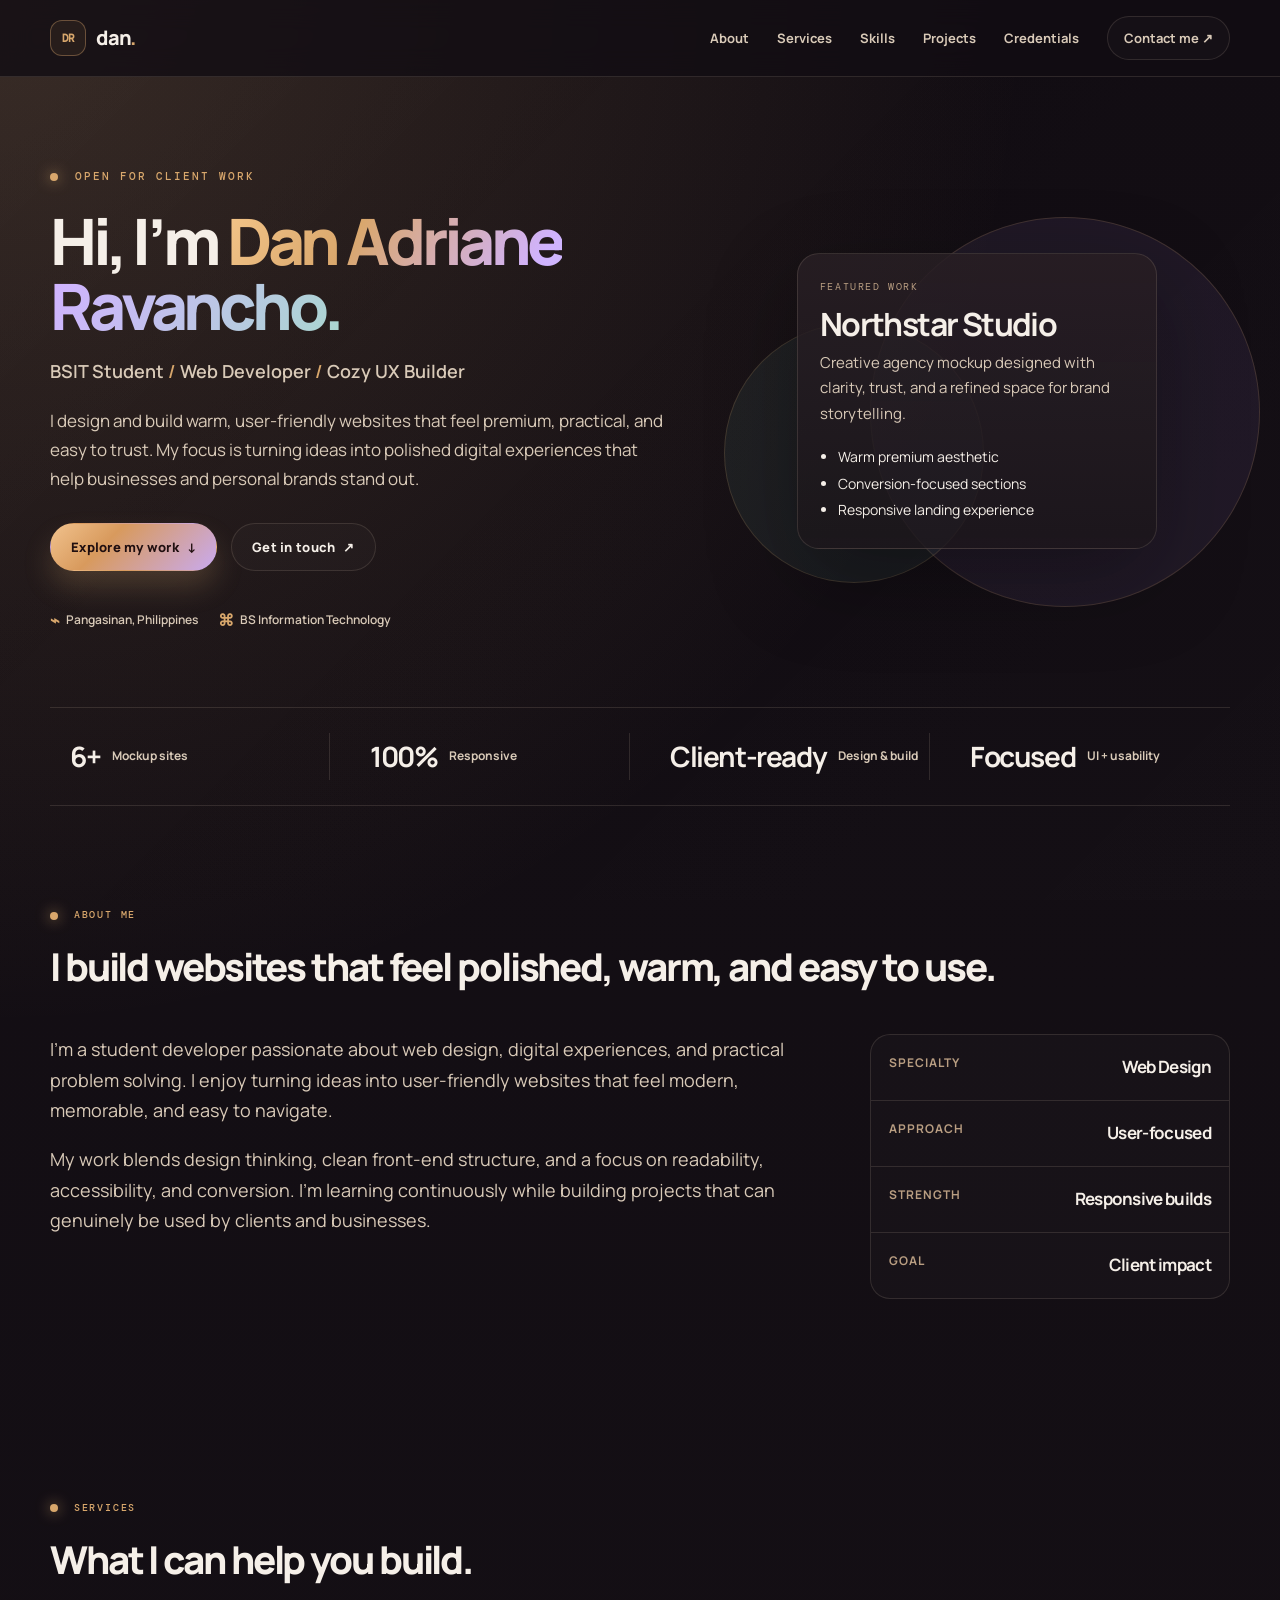
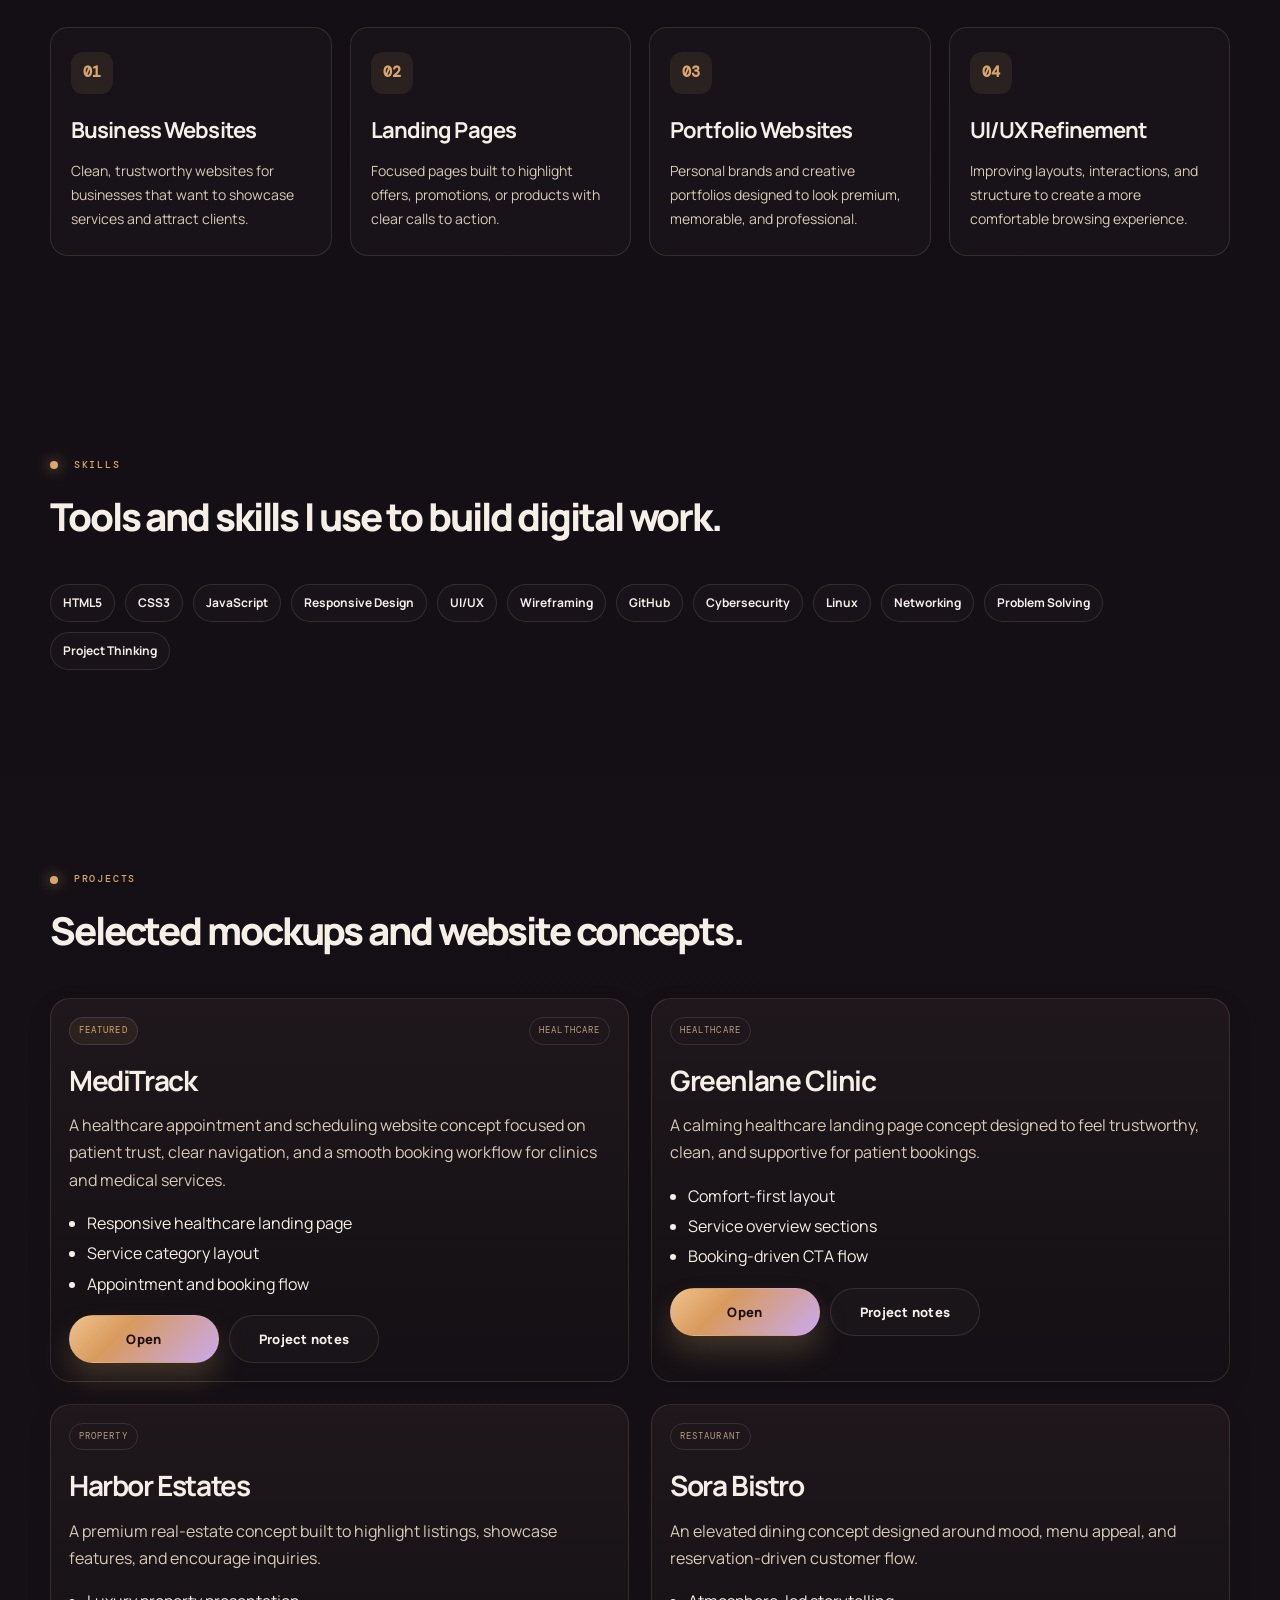
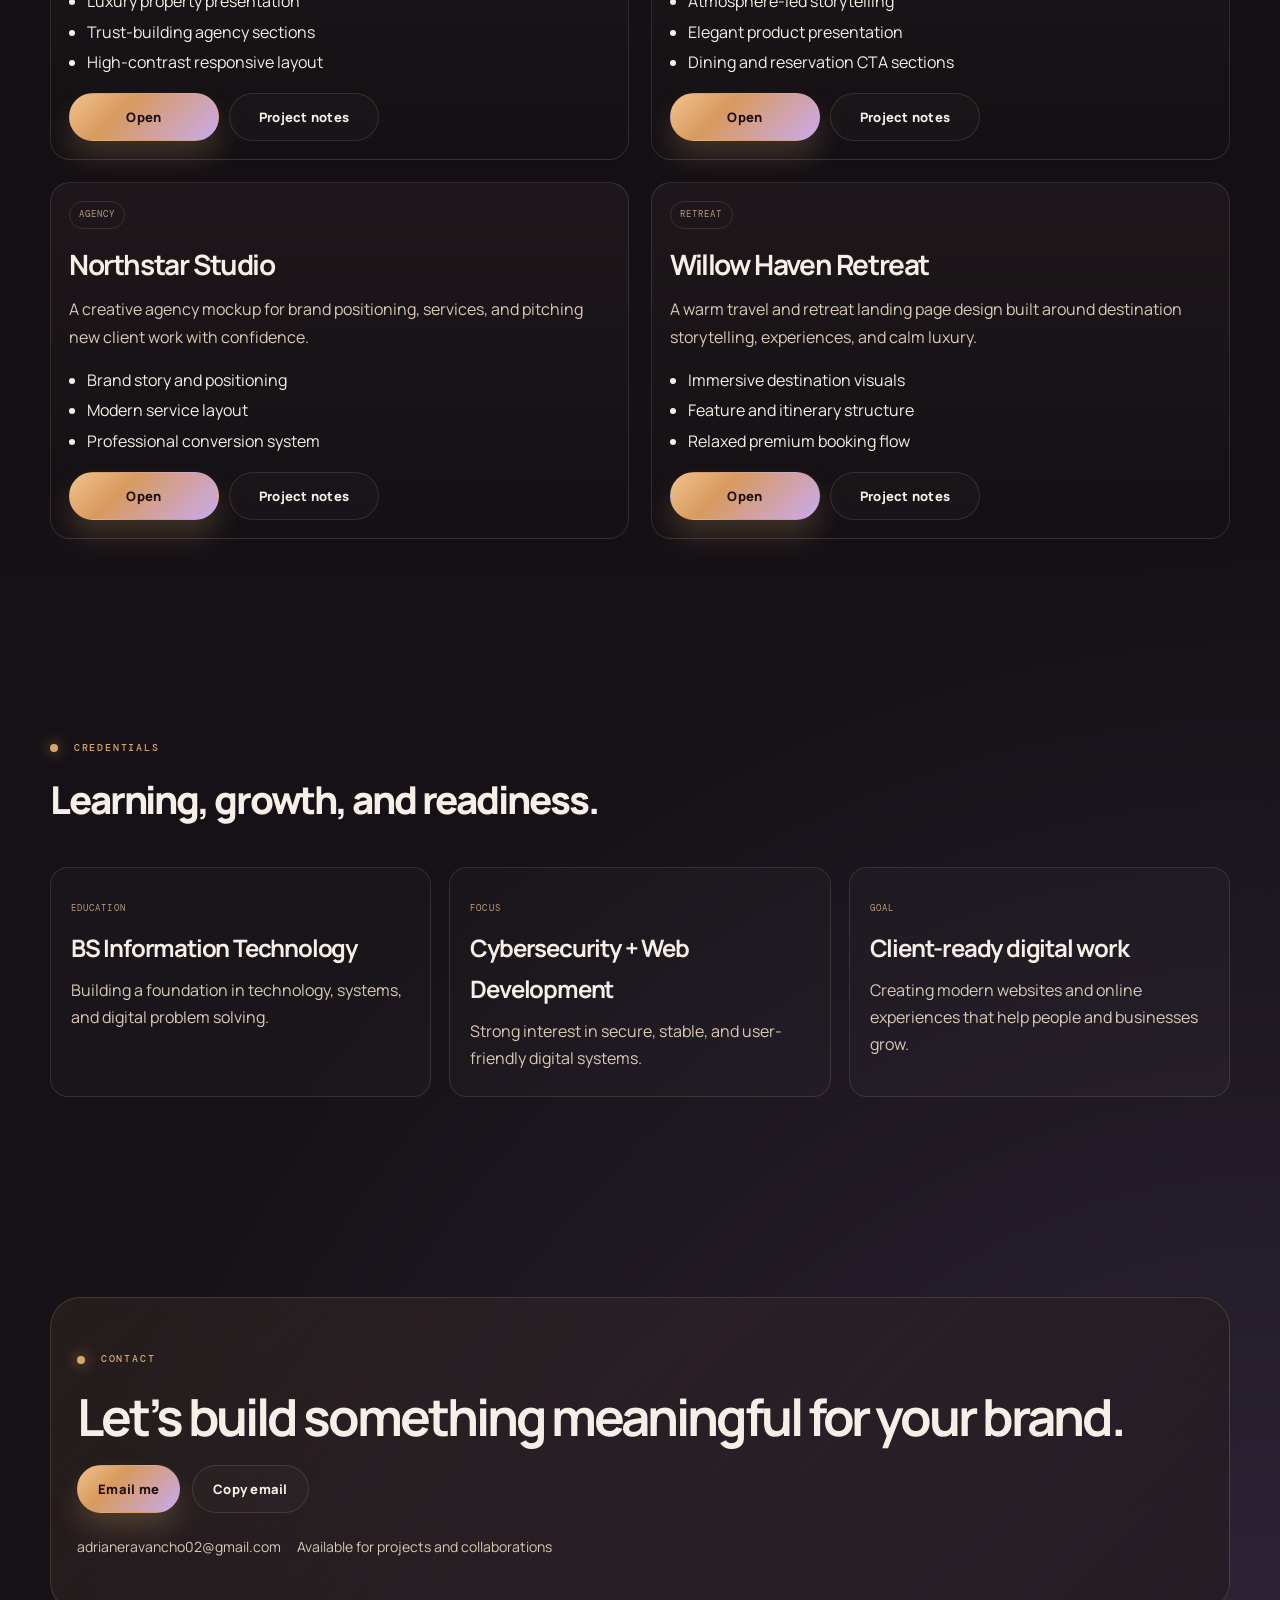
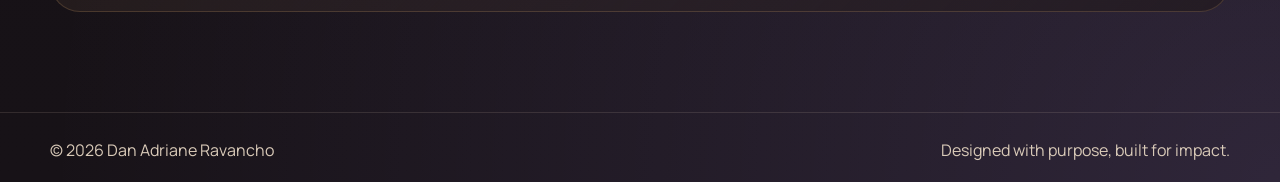
<file: index.html>
<!DOCTYPE html>
<html lang="en">
  <head>
    <meta charset="UTF-8" />
    <meta name="viewport" content="width=device-width, initial-scale=1.0" />
    <meta
      name="description"
      content="Portfolio of Dan Adriane Ravancho, a web developer and IT student creating polished, functional websites and mockups."
    />
    <meta name="theme-color" content="#120d13" />
    <title>Dan Adriane Ravancho | Portfolio</title>
    <link rel="preconnect" href="https://fonts.googleapis.com" />
    <link rel="preconnect" href="https://fonts.gstatic.com" crossorigin />
    <link href="https://fonts.googleapis.com/css2?family=DM+Mono:wght@400;500&family=Manrope:wght@400;500;600;700;800&display=swap" rel="stylesheet" />
    <link rel="stylesheet" href="style.css" />
    <script src="script.js" defer></script>
  </head>
  <body>
    <a class="skip-link" href="#main">Skip to content</a>

    <header class="site-header">
      <nav class="nav container" aria-label="Main navigation">
        <a class="brand" href="#home" aria-label="Dan Adriane Ravancho home">
          <span class="brand-mark">DR</span>
          <span>dan<span class="accent">.</span></span>
        </a>

        <button class="menu-toggle" id="menuToggle" aria-expanded="false" aria-controls="navLinks" aria-label="Toggle navigation">
          <span></span><span></span><span></span>
        </button>

        <div class="nav-links" id="navLinks">
          <a href="#about">About</a>
          <a href="#services">Services</a>
          <a href="#skills">Skills</a>
          <a href="#projects">Projects</a>
          <a href="#credentials">Credentials</a>
          <a href="#contact" class="nav-cta">Contact me <span aria-hidden="true">↗</span></a>
        </div>
      </nav>
    </header>

    <main id="main">
      <section class="hero section container" id="home">
        <div class="hero-copy">
          <p class="eyebrow"><span class="status-dot"></span> OPEN FOR CLIENT WORK</p>
          <h1>
            Hi, I’m <span class="gradient-text">Dan Adriane<br class="desktop-break" /> Ravancho.</span>
          </h1>
          <p class="hero-subtitle">BSIT Student <span>/</span> Web Developer <span>/</span> Cozy UX Builder</p>
          <p class="hero-description">
            I design and build warm, user-friendly websites that feel premium, practical, and easy to trust.
            My focus is turning ideas into polished digital experiences that help businesses and personal brands stand out.
          </p>

          <div class="hero-actions">
            <a class="button button-primary" href="#projects">Explore my work <span aria-hidden="true">↓</span></a>
            <a class="button button-secondary" href="#contact">Get in touch <span aria-hidden="true">↗</span></a>
          </div>

          <div class="hero-meta">
            <span><span class="meta-icon">⌁</span> Pangasinan, Philippines</span>
            <span><span class="meta-icon">⌘</span> BS Information Technology</span>
          </div>
        </div>

        <div class="hero-visual" aria-label="Portfolio highlight panel">
          <div class="glass-card profile-card">
            <div class="mini-label">Featured work</div>
            <h2>Northstar Studio</h2>
            <p>Creative agency mockup designed with clarity, trust, and a refined space for brand storytelling.</p>
            <ul>
              <li>Warm premium aesthetic</li>
              <li>Conversion-focused sections</li>
              <li>Responsive landing experience</li>
            </ul>
          </div>
          <div class="orb orb-one"></div>
          <div class="orb orb-two"></div>
        </div>
      </section>

      <section class="trust-bar container" aria-label="Quick stats">
        <div class="stat-item">
          <strong>6+</strong>
          <span>Mockup sites</span>
        </div>
        <div class="stat-item">
          <strong>100%</strong>
          <span>Responsive</span>
        </div>
        <div class="stat-item">
          <strong>Client-ready</strong>
          <span>Design & build</span>
        </div>
        <div class="stat-item">
          <strong>Focused</strong>
          <span>UI + usability</span>
        </div>
      </section>

      <section class="section container" id="about">
        <div class="section-heading">
          <p class="eyebrow small"><span class="status-dot"></span> ABOUT ME</p>
          <h2>I build websites that feel polished, warm, and easy to use.</h2>
        </div>

        <div class="about-grid">
          <div class="about-copy">
            <p>
              I’m a student developer passionate about web design, digital experiences, and practical problem solving.
              I enjoy turning ideas into user-friendly websites that feel modern, memorable, and easy to navigate.
            </p>
            <p>
              My work blends design thinking, clean front-end structure, and a focus on readability, accessibility,
              and conversion. I’m learning continuously while building projects that can genuinely be used by clients and businesses.
            </p>
          </div>
          <div class="about-panel">
            <div class="panel-row">
              <span>Specialty</span>
              <strong>Web Design</strong>
            </div>
            <div class="panel-row">
              <span>Approach</span>
              <strong>User-focused</strong>
            </div>
            <div class="panel-row">
              <span>Strength</span>
              <strong>Responsive builds</strong>
            </div>
            <div class="panel-row">
              <span>Goal</span>
              <strong>Client impact</strong>
            </div>
          </div>
        </div>
      </section>

      <section class="section container" id="services">
        <div class="section-heading">
          <p class="eyebrow small"><span class="status-dot"></span> SERVICES</p>
          <h2>What I can help you build.</h2>
        </div>

        <div class="services-grid">
          <article class="service-card">
            <span class="service-icon">01</span>
            <h3>Business Websites</h3>
            <p>Clean, trustworthy websites for businesses that want to showcase services and attract clients.</p>
          </article>

          <article class="service-card">
            <span class="service-icon">02</span>
            <h3>Landing Pages</h3>
            <p>Focused pages built to highlight offers, promotions, or products with clear calls to action.</p>
          </article>

          <article class="service-card">
            <span class="service-icon">03</span>
            <h3>Portfolio Websites</h3>
            <p>Personal brands and creative portfolios designed to look premium, memorable, and professional.</p>
          </article>

          <article class="service-card">
            <span class="service-icon">04</span>
            <h3>UI/UX Refinement</h3>
            <p>Improving layouts, interactions, and structure to create a more comfortable browsing experience.</p>
          </article>
        </div>
      </section>

      <section class="section container" id="skills">
        <div class="section-heading">
          <p class="eyebrow small"><span class="status-dot"></span> SKILLS</p>
          <h2>Tools and skills I use to build digital work.</h2>
        </div>

        <div class="skills-wrap">
          <span>HTML5</span>
          <span>CSS3</span>
          <span>JavaScript</span>
          <span>Responsive Design</span>
          <span>UI/UX</span>
          <span>Wireframing</span>
          <span>GitHub</span>
          <span>Cybersecurity</span>
          <span>Linux</span>
          <span>Networking</span>
          <span>Problem Solving</span>
          <span>Project Thinking</span>
        </div>
      </section>

      <section class="section container" id="projects">
        <div class="section-heading">
          <p class="eyebrow small"><span class="status-dot"></span> PROJECTS</p>
          <h2>Selected mockups and website concepts.</h2>
        </div>

        <div class="projects-grid">
          <article class="project-card featured">
            <div class="project-topline">
              <span class="tag tag-primary">Featured</span>
              <span class="tag">Healthcare</span>
            </div>
            <h3>MediTrack</h3>
            <p>
              A healthcare appointment and scheduling website concept focused on patient trust, clear navigation,
              and a smooth booking workflow for clinics and medical services.
            </p>
            <ul>
              <li>Responsive healthcare landing page</li>
              <li>Service category layout</li>
              <li>Appointment and booking flow</li>
            </ul>
            <div class="project-actions">
              <a class="button button-primary" href="mockups/clinic/index.html" target="_blank" rel="noreferrer">Open</a>
              <button class="button button-secondary" type="button" data-project="meditrack">Project notes</button>
            </div>
          </article>

          <article class="project-card">
            <div class="project-topline">
              <span class="tag">Healthcare</span>
            </div>
            <h3>Greenlane Clinic</h3>
            <p>
              A calming healthcare landing page concept designed to feel trustworthy, clean, and supportive for patient bookings.
            </p>
            <ul>
              <li>Comfort-first layout</li>
              <li>Service overview sections</li>
              <li>Booking-driven CTA flow</li>
            </ul>
            <div class="project-actions">
              <a class="button button-primary" href="mockups/clinic/index.html" target="_blank" rel="noreferrer">Open</a>
              <button class="button button-secondary" type="button" data-project="clinic">Project notes</button>
            </div>
          </article>

          <article class="project-card">
            <div class="project-topline">
              <span class="tag">Property</span>
            </div>
            <h3>Harbor Estates</h3>
            <p>
              A premium real-estate concept built to highlight listings, showcase features, and encourage inquiries.
            </p>
            <ul>
              <li>Luxury property presentation</li>
              <li>Trust-building agency sections</li>
              <li>High-contrast responsive layout</li>
            </ul>
            <div class="project-actions">
              <a class="button button-primary" href="mockups/property/index.html" target="_blank" rel="noreferrer">Open</a>
              <button class="button button-secondary" type="button" data-project="property">Project notes</button>
            </div>
          </article>

          <article class="project-card">
            <div class="project-topline">
              <span class="tag">Restaurant</span>
            </div>
            <h3>Sora Bistro</h3>
            <p>
              An elevated dining concept designed around mood, menu appeal, and reservation-driven customer flow.
            </p>
            <ul>
              <li>Atmosphere-led storytelling</li>
              <li>Elegant product presentation</li>
              <li>Dining and reservation CTA sections</li>
            </ul>
            <div class="project-actions">
              <a class="button button-primary" href="mockups/restaurant/index.html" target="_blank" rel="noreferrer">Open</a>
              <button class="button button-secondary" type="button" data-project="restaurant">Project notes</button>
            </div>
          </article>

          <article class="project-card">
            <div class="project-topline">
              <span class="tag">Agency</span>
            </div>
            <h3>Northstar Studio</h3>
            <p>
              A creative agency mockup for brand positioning, services, and pitching new client work with confidence.
            </p>
            <ul>
              <li>Brand story and positioning</li>
              <li>Modern service layout</li>
              <li>Professional conversion system</li>
            </ul>
            <div class="project-actions">
              <a class="button button-primary" href="mockups/agency/index.html" target="_blank" rel="noreferrer">Open</a>
              <button class="button button-secondary" type="button" data-project="agency">Project notes</button>
            </div>
          </article>

          <article class="project-card">
            <div class="project-topline">
              <span class="tag">Retreat</span>
            </div>
            <h3>Willow Haven Retreat</h3>
            <p>
              A warm travel and retreat landing page design built around destination storytelling, experiences, and calm luxury.
            </p>
            <ul>
              <li>Immersive destination visuals</li>
              <li>Feature and itinerary structure</li>
              <li>Relaxed premium booking flow</li>
            </ul>
            <div class="project-actions">
              <a class="button button-primary" href="mockups/retreat/index.html" target="_blank" rel="noreferrer">Open</a>
              <button class="button button-secondary" type="button" data-project="travel">Project notes</button>
            </div>
          </article>
        </div>
      </section>

      <section class="section container" id="credentials">
        <div class="section-heading">
          <p class="eyebrow small"><span class="status-dot"></span> CREDENTIALS</p>
          <h2>Learning, growth, and readiness.</h2>
        </div>

        <div class="credentials-grid">
          <div class="credential-card">
            <span class="credential-label">Education</span>
            <h3>BS Information Technology</h3>
            <p>Building a foundation in technology, systems, and digital problem solving.</p>
          </div>

          <div class="credential-card">
            <span class="credential-label">Focus</span>
            <h3>Cybersecurity + Web Development</h3>
            <p>Strong interest in secure, stable, and user-friendly digital systems.</p>
          </div>

          <div class="credential-card">
            <span class="credential-label">Goal</span>
            <h3>Client-ready digital work</h3>
            <p>Creating modern websites and online experiences that help people and businesses grow.</p>
          </div>
        </div>
      </section>

      <section class="section container" id="contact">
        <div class="contact-panel">
          <div>
            <p class="eyebrow small"><span class="status-dot"></span> CONTACT</p>
            <h2>Let’s build something meaningful for your brand.</h2>
          </div>

          <div class="contact-actions">
            <a class="button button-primary" href="mailto:adrianeravancho02@gmail.com">Email me</a>
            <button class="button button-secondary" id="copyEmail" type="button">Copy email</button>
          </div>

          <div class="contact-meta">
            <span id="copyStatus">adrianeravancho02@gmail.com</span>
            <span>Available for projects and collaborations</span>
          </div>
        </div>
      </section>
    </main>

    <footer class="site-footer">
      <div class="container footer-inner">
        <p>© <span id="year"></span> Dan Adriane Ravancho</p>
        <p>Designed with purpose, built for impact.</p>
      </div>
    </footer>

    <dialog class="project-dialog" id="projectDialog" aria-labelledby="dialogTitle">
      <div class="dialog-header">
        <span class="eyebrow">PROJECT NOTES</span>
        <button type="button" class="dialog-close" id="dialogClose" aria-label="Close project notes">×</button>
      </div>
      <h2 id="dialogTitle">Project notes</h2>
      <div id="dialogContent"></div>
      <button class="button button-secondary dialog-done" type="button" id="dialogDone">Close</button>
    </dialog>
    <div class="toast" id="toast" role="status" aria-live="polite"></div>
  </body>
</html>
</file>
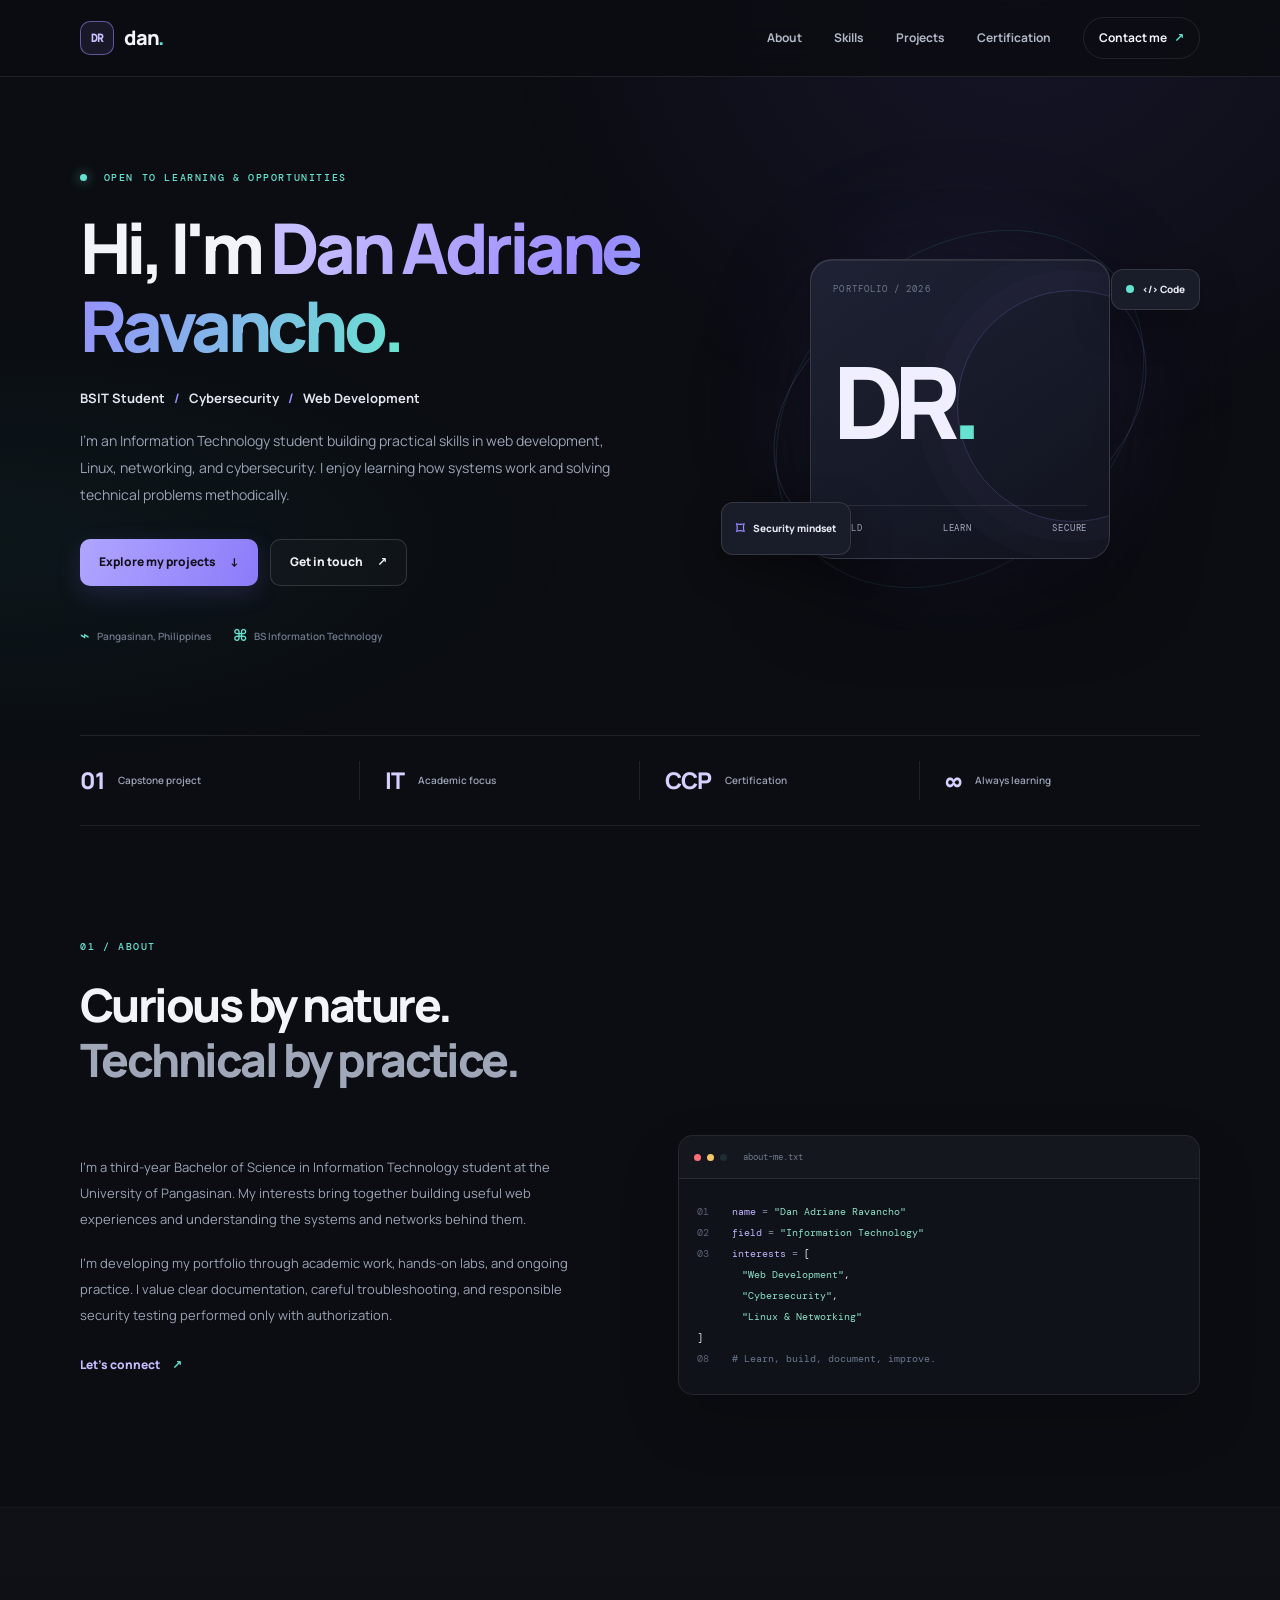
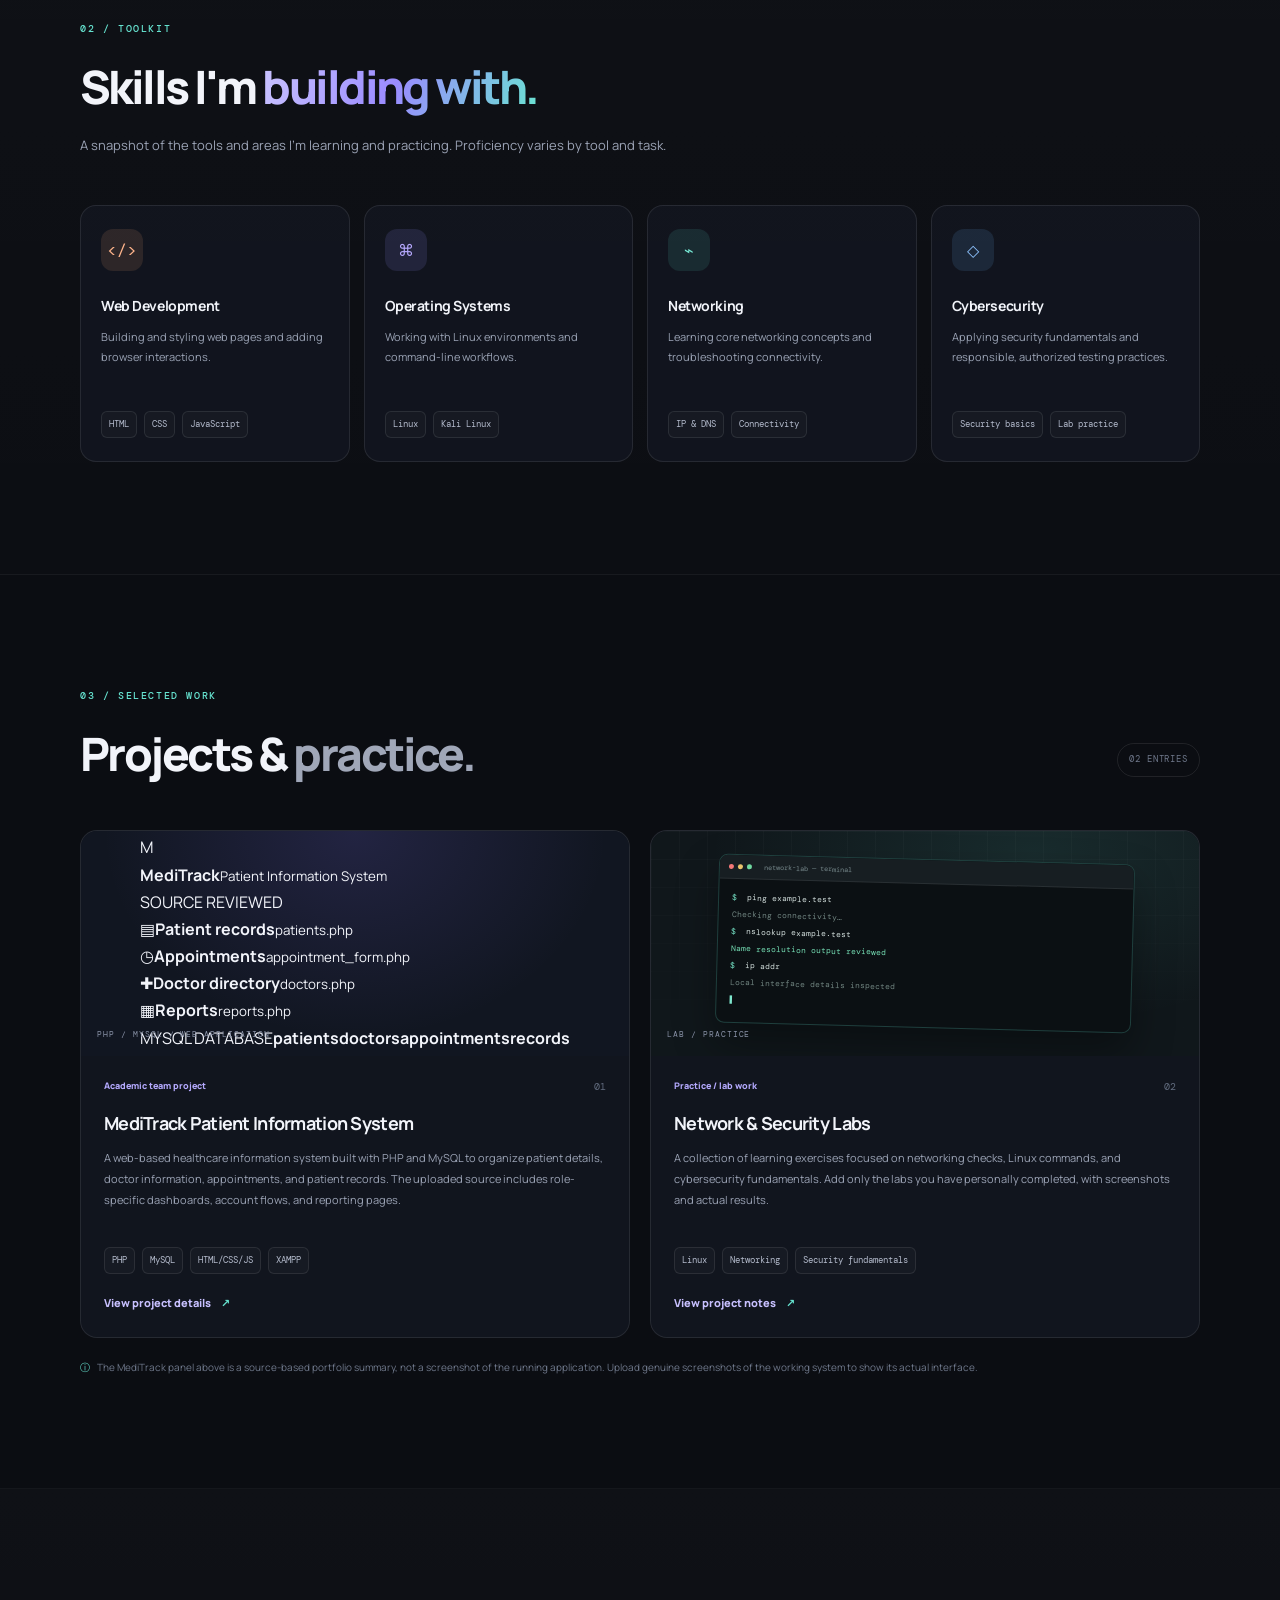
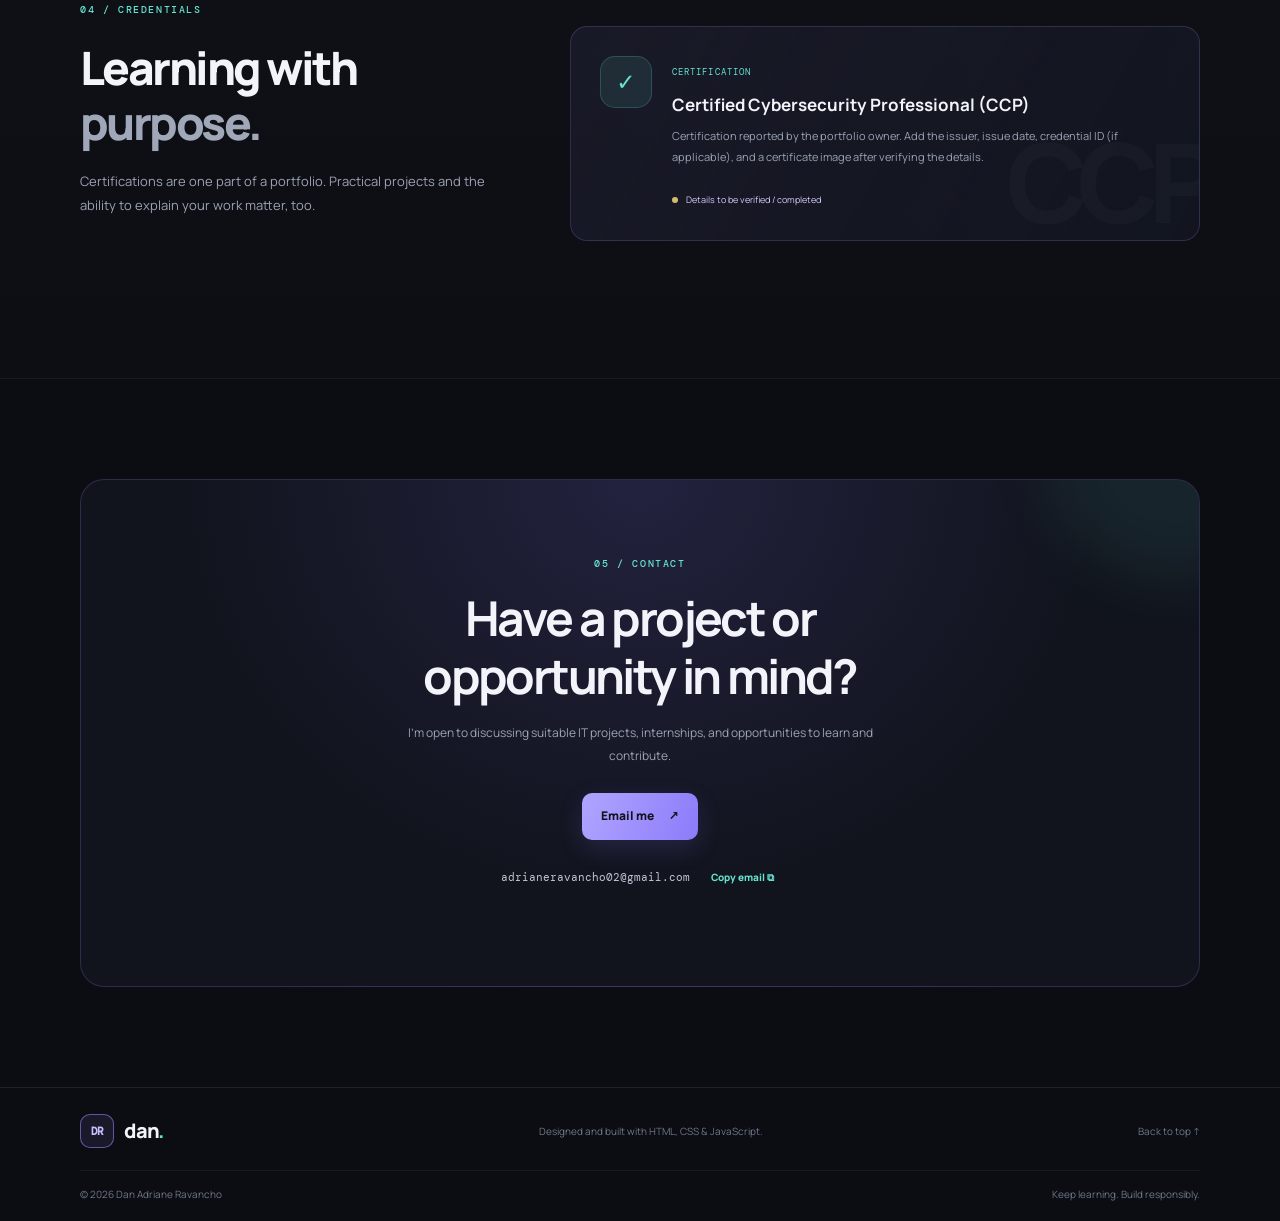
<file: dan_portfolio/index.html>
<!DOCTYPE html>
<html lang="en">
<head>
  <meta charset="UTF-8">
  <meta name="viewport" content="width=device-width, initial-scale=1.0">
  <meta name="description" content="Portfolio of Dan Adriane Ravancho, BSIT student focused on cybersecurity, web development, and IT projects.">
  <meta name="theme-color" content="#0b0d12">
  <title>Dan Adriane Ravancho | IT & Cybersecurity Portfolio</title>
  <link rel="stylesheet" href="style.css">
  <script src="script.js" defer></script>
</head>
<body>
  <a class="skip-link" href="#main">Skip to content</a>
  <header class="site-header">
    <nav class="nav container" aria-label="Main navigation">
      <a class="brand" href="#home" aria-label="Dan Adriane Ravancho home">
        <span class="brand-mark">DR</span><span>dan<span class="accent">.</span></span>
      </a>
      <button class="menu-toggle" id="menuToggle" aria-expanded="false" aria-controls="navLinks" aria-label="Toggle navigation">
        <span></span><span></span><span></span>
      </button>
      <div class="nav-links" id="navLinks">
        <a href="#about">About</a>
        <a href="#skills">Skills</a>
        <a href="#projects">Projects</a>
        <a href="#certification">Certification</a>
        <a href="#contact" class="nav-cta">Contact me <span aria-hidden="true">↗</span></a>
      </div>
    </nav>
  </header>

  <main id="main">
    <section class="hero section container" id="home">
      <div class="hero-copy">
        <p class="eyebrow"><span class="status-dot"></span> OPEN TO LEARNING & OPPORTUNITIES</p>
        <h1>Hi, I'm <span class="gradient-text">Dan Adriane<br class="desktop-break"> Ravancho.</span></h1>
        <p class="hero-subtitle">BSIT Student <span>/</span> Cybersecurity <span>/</span> Web Development</p>
        <p class="hero-description">I’m an Information Technology student building practical skills in web development, Linux, networking, and cybersecurity. I enjoy learning how systems work and solving technical problems methodically.</p>
        <div class="hero-actions">
          <a class="button button-primary" href="#projects">Explore my projects <span aria-hidden="true">↓</span></a>
          <a class="button button-secondary" href="#contact">Get in touch <span aria-hidden="true">↗</span></a>
        </div>
        <div class="hero-meta">
          <span><span class="meta-icon">⌁</span> Pangasinan, Philippines</span>
          <span><span class="meta-icon">⌘</span> BS Information Technology</span>
        </div>
      </div>
      <div class="hero-visual" aria-label="Decorative initials illustration">
        <div class="orbit orbit-one"></div><div class="orbit orbit-two"></div>
        <div class="hero-glow"></div>
        <div class="initials-card">
          <span class="card-label">PORTFOLIO / 2026</span>
          <div class="big-initials">DR<span>.</span></div>
          <div class="card-bottom"><span>BUILD</span><span>LEARN</span><span>SECURE</span></div>
        </div>
        <div class="floating-chip chip-code"><span class="chip-dot"></span> &lt;/&gt; Code</div>
        <div class="floating-chip chip-security"><span class="chip-symbol">⌑</span> Security mindset</div>
      </div>
    </section>

    <section class="quick-stats container" aria-label="Portfolio highlights">
      <div><span class="stat-number">01</span><span class="stat-label">Capstone project</span></div>
      <div><span class="stat-number">IT</span><span class="stat-label">Academic focus</span></div>
      <div><span class="stat-number">CCP</span><span class="stat-label">Certification</span></div>
      <div><span class="stat-number">∞</span><span class="stat-label">Always learning</span></div>
    </section>

    <section class="section container" id="about">
      <div class="section-heading">
        <p class="eyebrow">01 / ABOUT</p>
        <h2>Curious by nature.<br><span class="muted-heading">Technical by practice.</span></h2>
      </div>
      <div class="about-grid">
        <div class="about-text">
          <p>I’m a third-year Bachelor of Science in Information Technology student at the University of Pangasinan. My interests bring together building useful web experiences and understanding the systems and networks behind them.</p>
          <p>I’m developing my portfolio through academic work, hands-on labs, and ongoing practice. I value clear documentation, careful troubleshooting, and responsible security testing performed only with authorization.</p>
          <a class="text-link" href="#contact">Let's connect <span aria-hidden="true">↗</span></a>
        </div>
        <div class="about-panel">
          <div class="panel-top"><span class="window-dot red"></span><span class="window-dot yellow"></span><span class="window-dot green"></span><span class="panel-filename">about-me.txt</span></div>
          <div class="code-lines">
            <p><span class="line-no">01</span><span class="code-key">name</span> <span class="code-punc">=</span> <span class="code-string">"Dan Adriane Ravancho"</span></p>
            <p><span class="line-no">02</span><span class="code-key">field</span> <span class="code-punc">=</span> <span class="code-string">"Information Technology"</span></p>
            <p><span class="line-no">03</span><span class="code-key">interests</span> <span class="code-punc">=</span> [</p>
            <p class="indent"><span class="code-string">"Web Development"</span>,</p>
            <p class="indent"><span class="code-string">"Cybersecurity"</span>,</p>
            <p class="indent"><span class="code-string">"Linux & Networking"</span></p>
            <p>]</p>
            <p><span class="line-no">08</span><span class="code-comment"># Learn, build, document, improve.</span></p>
          </div>
        </div>
      </div>
    </section>

    <section class="section section-alt" id="skills">
      <div class="container">
        <div class="section-heading">
          <p class="eyebrow">02 / TOOLKIT</p>
          <h2>Skills I'm <span class="gradient-text">building with.</span></h2>
          <p class="section-intro">A snapshot of the tools and areas I’m learning and practicing. Proficiency varies by tool and task.</p>
        </div>
        <div class="skills-grid">
          <article class="skill-card"><div class="skill-icon orange">&lt;/&gt;</div><h3>Web Development</h3><p>Building and styling web pages and adding browser interactions.</p><div class="skill-tags"><span>HTML</span><span>CSS</span><span>JavaScript</span></div></article>
          <article class="skill-card"><div class="skill-icon purple">⌘</div><h3>Operating Systems</h3><p>Working with Linux environments and command-line workflows.</p><div class="skill-tags"><span>Linux</span><span>Kali Linux</span></div></article>
          <article class="skill-card"><div class="skill-icon green">⌁</div><h3>Networking</h3><p>Learning core networking concepts and troubleshooting connectivity.</p><div class="skill-tags"><span>IP & DNS</span><span>Connectivity</span></div></article>
          <article class="skill-card"><div class="skill-icon blue">◇</div><h3>Cybersecurity</h3><p>Applying security fundamentals and responsible, authorized testing practices.</p><div class="skill-tags"><span>Security basics</span><span>Lab practice</span></div></article>
        </div>
      </div>
    </section>

    <section class="section container" id="projects">
      <div class="section-heading projects-heading">
        <div><p class="eyebrow">03 / SELECTED WORK</p><h2>Projects & <span class="muted-heading">practice.</span></h2></div>
        <span class="project-count">02 ENTRIES</span>
      </div>
      <div class="projects-grid">
        <article class="project-card">
          <div class="project-art meditrack-art">
            <div class="meditrack-preview">
              <div class="meditrack-preview-head"><span class="meditrack-mark">M</span><div><b>MediTrack</b><small>Patient Information System</small></div><span class="source-label">SOURCE REVIEWED</span></div>
              <div class="meditrack-feature-grid">
                <div class="meditrack-feature"><span class="feature-symbol">▤</span><b>Patient records</b><small>patients.php</small></div>
                <div class="meditrack-feature"><span class="feature-symbol">◷</span><b>Appointments</b><small>appointment_form.php</small></div>
                <div class="meditrack-feature"><span class="feature-symbol">✚</span><b>Doctor directory</b><small>doctors.php</small></div>
                <div class="meditrack-feature"><span class="feature-symbol">▦</span><b>Reports</b><small>reports.php</small></div>
              </div>
              <div class="meditrack-database"><span>MYSQL DATABASE</span><b>patients</b><b>doctors</b><b>appointments</b><b>records</b></div>
            </div>
            <span class="art-label">PHP / MYSQL / WEB APPLICATION</span>
          </div>
          <div class="project-body">
            <div class="project-topline"><span class="project-type">Academic team project</span><span class="project-index">01</span></div>
            <h3>MediTrack Patient Information System</h3>
            <p>A web-based healthcare information system built with PHP and MySQL to organize patient details, doctor information, appointments, and patient records. The uploaded source includes role-specific dashboards, account flows, and reporting pages.</p>
            <div class="skill-tags"><span>PHP</span><span>MySQL</span><span>HTML/CSS/JS</span><span>XAMPP</span></div>
            <button class="project-details" data-project="meditrack" type="button">View project details <span aria-hidden="true">↗</span></button>
          </div>
        </article>
        <article class="project-card">
          <div class="project-art terminal-art">
            <div class="terminal-window"><div class="terminal-bar"><span></span><span></span><span></span><b>network-lab — terminal</b></div><div class="terminal-content"><p><i>$</i> ping example.test</p><p class="terminal-dim">Checking connectivity…</p><p><i>$</i> nslookup example.test</p><p class="terminal-green">Name resolution output reviewed</p><p><i>$</i> ip addr</p><p class="terminal-dim">Local interface details inspected</p><p class="terminal-cursor">▌</p></div></div>
            <span class="art-label">LAB / PRACTICE</span>
          </div>
          <div class="project-body">
            <div class="project-topline"><span class="project-type">Practice / lab work</span><span class="project-index">02</span></div>
            <h3>Network & Security Labs</h3>
            <p>A collection of learning exercises focused on networking checks, Linux commands, and cybersecurity fundamentals. Add only the labs you have personally completed, with screenshots and actual results.</p>
            <div class="skill-tags"><span>Linux</span><span>Networking</span><span>Security fundamentals</span></div>
            <button class="project-details" data-project="labs" type="button">View project notes <span aria-hidden="true">↗</span></button>
          </div>
        </article>
      </div>
      <p class="project-disclaimer"><span aria-hidden="true">ⓘ</span> The MediTrack panel above is a source-based portfolio summary, not a screenshot of the running application. Upload genuine screenshots of the working system to show its actual interface.</p>
    </section>

    <section class="section section-alt" id="certification">
      <div class="container certification-layout">
        <div class="section-heading">
          <p class="eyebrow">04 / CREDENTIALS</p>
          <h2>Learning with <span class="muted-heading">purpose.</span></h2>
          <p class="section-intro">Certifications are one part of a portfolio. Practical projects and the ability to explain your work matter, too.</p>
        </div>
        <article class="cert-card">
          <div class="cert-emblem"><span>✓</span></div>
          <div class="cert-content"><span class="cert-label">CERTIFICATION</span><h3>Certified Cybersecurity Professional (CCP)</h3><p>Certification reported by the portfolio owner. Add the issuer, issue date, credential ID (if applicable), and a certificate image after verifying the details.</p><span class="cert-status"><span></span> Details to be verified / completed</span></div>
          <div class="cert-watermark">CCP</div>
        </article>
      </div>
    </section>

    <section class="section container contact-section" id="contact">
      <div class="contact-card">
        <div class="contact-orb"></div>
        <p class="eyebrow">05 / CONTACT</p>
        <h2>Have a project or<br>opportunity in mind?</h2>
        <p class="contact-description">I'm open to discussing suitable IT projects, internships, and opportunities to learn and contribute.</p>
        <a class="button button-primary" href="mailto:adrianeravancho02@gmail.com?subject=Portfolio%20Inquiry">Email me <span aria-hidden="true">↗</span></a>
        <div class="contact-details">
          <span class="contact-email">adrianeravancho02@gmail.com</span>
          <button class="copy-email" id="copyEmail" type="button">Copy email <span aria-hidden="true">⧉</span></button>
        </div>
        <p class="copy-status" id="copyStatus" role="status" aria-live="polite"></p>
      </div>
    </section>
  </main>

  <footer class="footer">
    <div class="container footer-inner"><a class="brand" href="#home"><span class="brand-mark">DR</span><span>dan<span class="accent">.</span></span></a><p>Designed and built with HTML, CSS & JavaScript.</p><a href="#home" class="back-top">Back to top ↑</a></div>
    <div class="container footer-bottom"><span>© <span id="year"></span> Dan Adriane Ravancho</span><span>Keep learning. Build responsibly.</span></div>
  </footer>

  <dialog class="project-dialog" id="projectDialog" aria-labelledby="dialogTitle">
    <div class="dialog-header"><span class="eyebrow">PROJECT NOTES</span><button type="button" class="dialog-close" id="dialogClose" aria-label="Close project notes">×</button></div>
    <h2 id="dialogTitle">Project notes</h2>
    <div id="dialogContent"></div>
    <button class="button button-secondary dialog-done" type="button" id="dialogDone">Close</button>
  </dialog>
  <div class="toast" id="toast" role="status" aria-live="polite"></div>
</body>
</html>
</file>
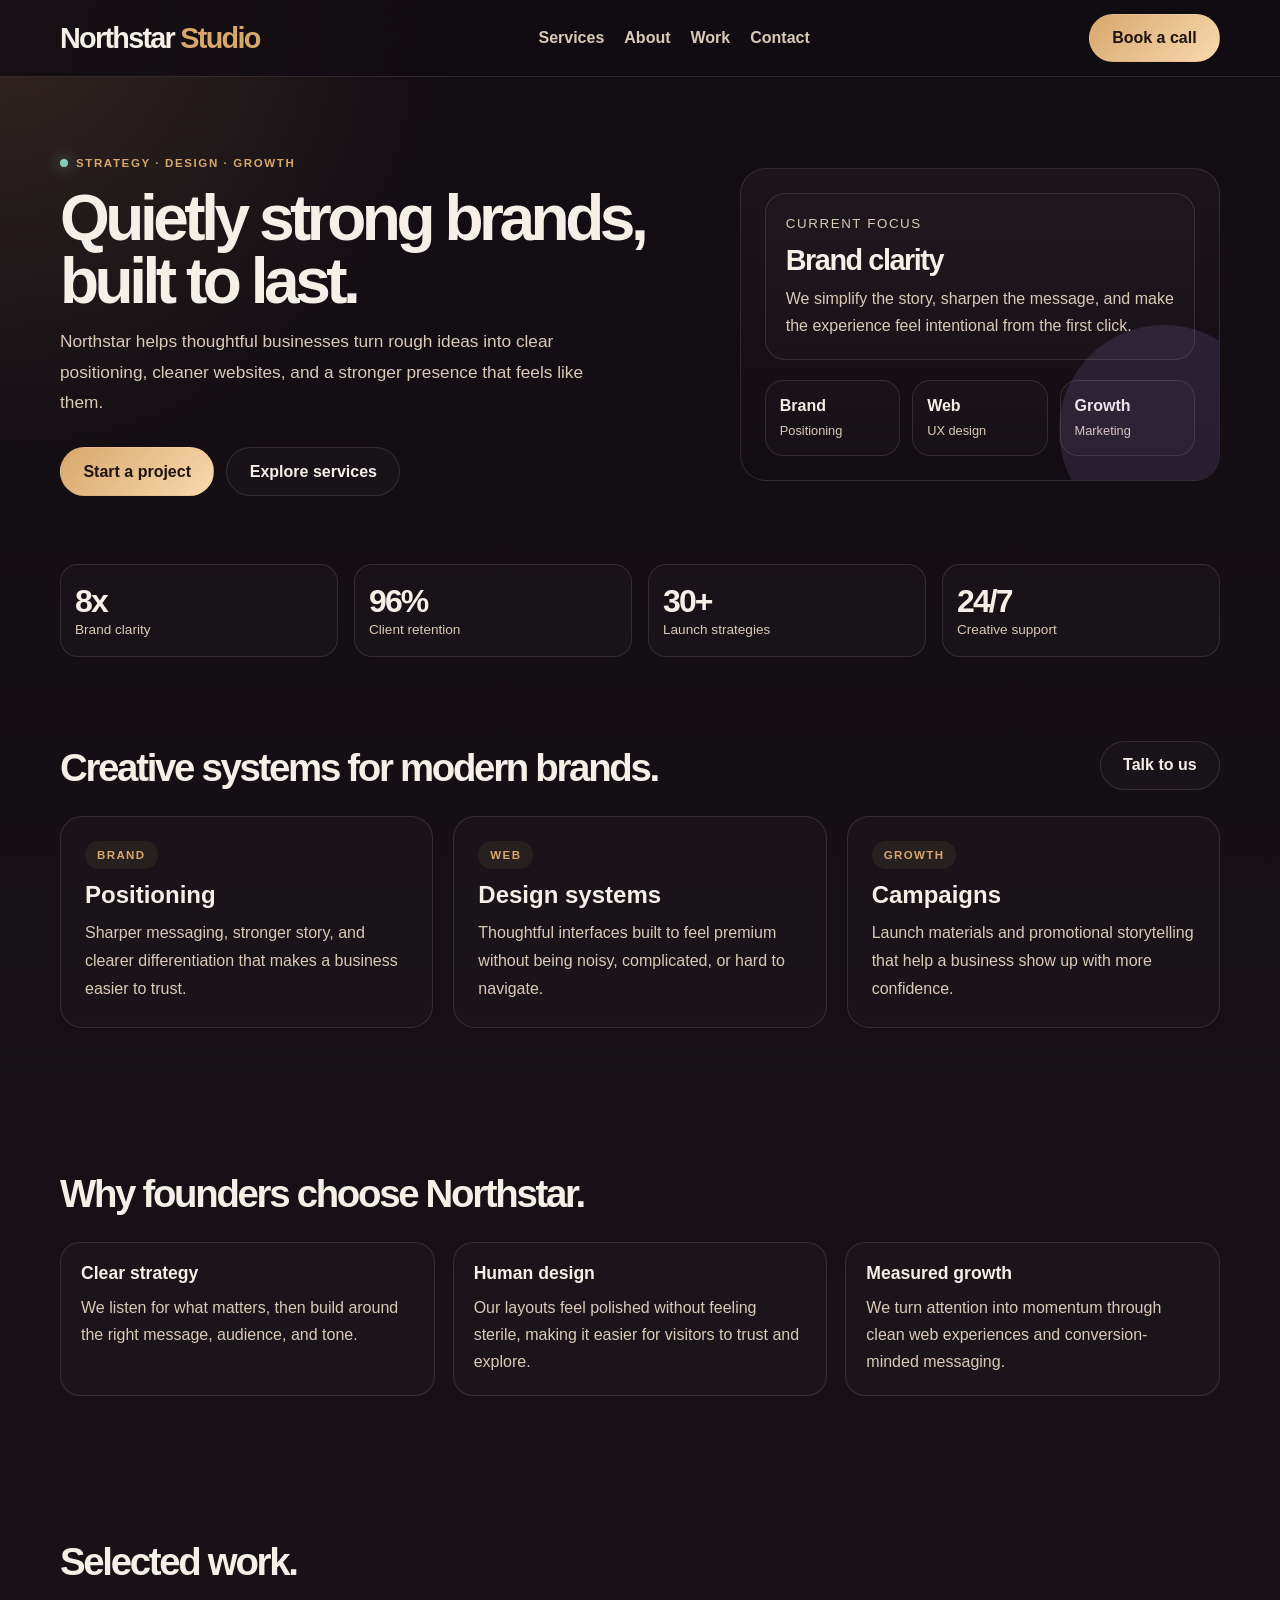
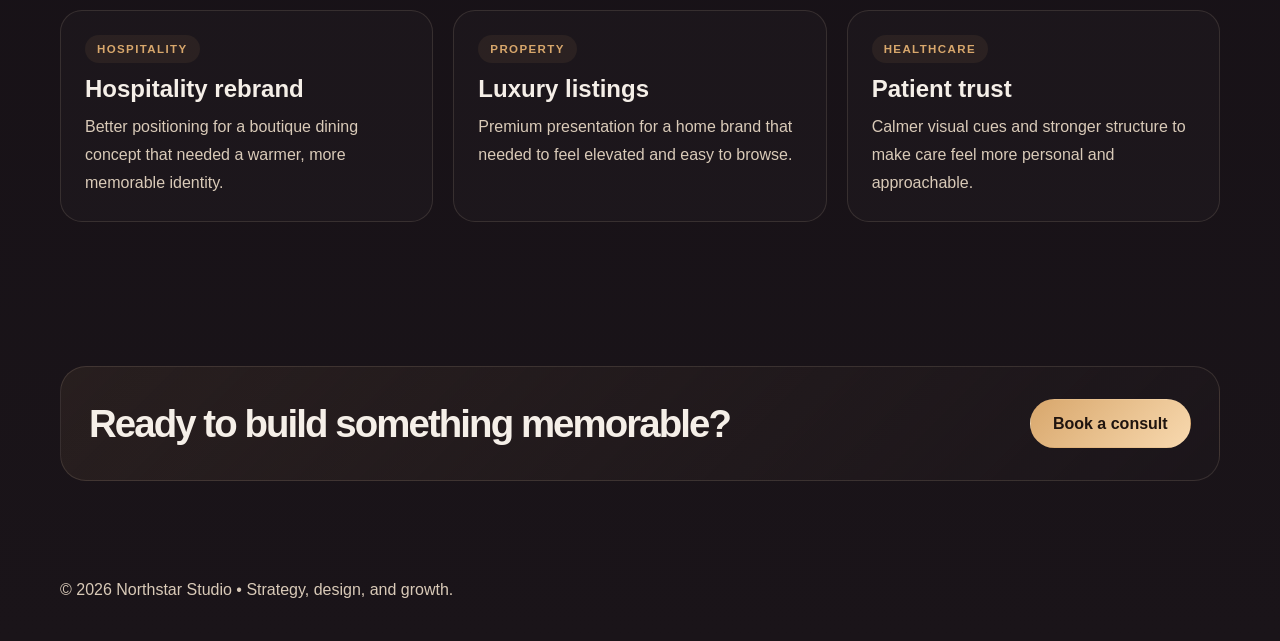
<file: mockups/agency/index.html>
<!DOCTYPE html>
<html lang="en">
  <head>
    <meta charset="UTF-8" />
    <meta name="viewport" content="width=device-width, initial-scale=1.0" />
    <title>Northstar Studio | Creative Agency Mockup</title>
    <style>
      :root {
        --bg: #120d13;
        --bg-strong: #1a1419;
        --panel: rgba(31, 24, 28, 0.9);
        --panel-soft: #221b20;
        --text: #f5efe8;
        --muted: #d9cab8;
        --line: rgba(255, 226, 197, 0.12);
        --accent: #d8a76c;
        --accent-2: #b999ff;
        --accent-3: #88cdb8;
        --shadow: rgba(0,0,0,0.28);
      }
      * { box-sizing: border-box; }
      body {
        margin: 0;
        font-family: Arial, sans-serif;
        color: var(--text);
        background:
          radial-gradient(circle at top left, rgba(216, 167, 108, 0.16), transparent 18%),
          linear-gradient(180deg, var(--bg) 0%, var(--bg-strong) 100%);
      }
      html { scroll-behavior: smooth; }
      a { color: inherit; text-decoration: none; }
      .container { width: min(1160px, calc(100% - 40px)); margin: 0 auto; }
      .topbar {
        position: sticky;
        top: 0;
        z-index: 20;
        background: rgba(18, 13, 19, 0.82);
        border-bottom: 1px solid var(--line);
        backdrop-filter: blur(16px);
      }
      .topbar-inner { min-height: 76px; display: flex; align-items: center; justify-content: space-between; gap: 18px; }
      .brand { font-size: 1.8rem; font-weight: 900; letter-spacing: -0.06em; }
      .brand span { color: var(--accent); }
      .nav { display: flex; align-items: center; gap: 20px; color: var(--muted); font-weight: 700; }
      .nav a:hover { color: var(--text); }
      .btn {
        display: inline-flex; align-items: center; justify-content: center; gap: 8px;
        padding: 0.9rem 1.4rem; border-radius: 999px; border: 1px solid transparent; font-weight: 800; transition: transform 0.2s ease;
      }
      .btn:hover { transform: translateY(-2px); }
      .btn.primary { background: linear-gradient(135deg, var(--accent) 0%, #f8d9af 100%); color: #1f140f; }
      .btn.secondary { background: rgba(255,255,255,0.02); border-color: var(--line); color: var(--text); }
      .hero { padding: 76px 0 50px; }
      .hero-grid { display: grid; grid-template-columns: 1.15fr 0.85fr; gap: 30px; align-items: center; }
      .eyebrow {
        display: inline-flex; align-items: center; gap: 8px; margin-bottom: 18px;
        font-size: 0.72rem; letter-spacing: 0.14em; text-transform: uppercase; color: var(--accent); font-weight: 800;
      }
      .eyebrow::before {
        content: ""; width: 8px; height: 8px; border-radius: 50%; background: var(--accent-3); box-shadow: 0 0 16px rgba(136, 205, 184, 0.8);
      }
      h1 { margin: 0 0 14px; font-size: clamp(2.8rem, 5vw, 5.2rem); line-height: 0.98; letter-spacing: -0.07em; }
      .lead { margin: 0; max-width: 560px; color: var(--muted); font-size: 1.08rem; line-height: 1.75; }
      .cta-row { display: flex; flex-wrap: wrap; gap: 12px; margin-top: 30px; }
      .hero-card {
        position: relative; overflow: hidden; padding: 24px; border: 1px solid var(--line); border-radius: 26px;
        background: linear-gradient(180deg, rgba(28,22,27,0.94), rgba(18,13,19,0.94)); box-shadow: var(--shadow);
      }
      .hero-card::before {
        content: ""; position: absolute; inset: auto -50px -55px auto; width: 210px; height: 210px; border-radius: 50%; background: rgba(185,153,255,0.12);
      }
      .mini-panel { border: 1px solid var(--line); border-radius: 20px; padding: 20px; background: rgba(255,255,255,0.02); }
      .mini-panel small { color: var(--muted); letter-spacing: 0.12em; text-transform: uppercase; }
      .mini-panel h3 { margin: 12px 0 8px; font-size: 1.8rem; letter-spacing: -0.05em; }
      .mini-panel p { margin: 0; color: var(--muted); line-height: 1.7; }
      .service-stack { margin-top: 20px; display: grid; grid-template-columns: repeat(3, 1fr); gap: 12px; }
      .service-item { border: 1px solid var(--line); border-radius: 18px; padding: 16px 14px; background: rgba(255,255,255,0.02); }
      .service-item strong { display: block; margin-bottom: 6px; }
      .service-item span { color: var(--muted); font-size: 0.8rem; }
      .stats { display: grid; grid-template-columns: repeat(4,1fr); gap: 16px; padding: 18px 0 12px; }
      .stat { border: 1px solid var(--line); border-radius: 18px; background: rgba(255,255,255,0.02); padding: 18px 14px; }
      .stat strong { display: block; font-size: 2rem; letter-spacing: -0.06em; }
      .stat span { color: var(--muted); font-size: 0.85rem; }
      .section { padding: 72px 0; }
      .section-head { display: flex; align-items: end; justify-content: space-between; gap: 18px; margin-bottom: 26px; }
      .section-head h2 { margin: 0; font-size: clamp(2rem, 3vw, 3.2rem); letter-spacing: -0.06em; }
      .cards { display: grid; grid-template-columns: repeat(3,1fr); gap: 20px; }
      .card { border: 1px solid var(--line); border-radius: 22px; padding: 24px; background: rgba(255,255,255,0.02); }
      .chip { display: inline-block; font-size: 0.72rem; text-transform: uppercase; letter-spacing: 0.12em; font-weight: 800; padding: 0.5rem 0.75rem; border-radius: 999px; margin-bottom: 12px; color: var(--accent); background: rgba(216,167,108,0.08); }
      .card h3 { margin: 0 0 10px; font-size: 1.5rem; }
      .card p { margin: 0; color: var(--muted); line-height: 1.75; }
      .feature-grid { display: grid; grid-template-columns: repeat(3,1fr); gap: 18px; }
      .feature { border: 1px solid var(--line); border-radius: 20px; padding: 20px; background: rgba(255,255,255,0.02); }
      .feature h4 { margin: 0 0 10px; font-size: 1.1rem; }
      .feature p { margin: 0; color: var(--muted); line-height: 1.7; }
      .cta-box { display: flex; justify-content: space-between; align-items: center; gap: 18px; padding: 32px 28px; border: 1px solid var(--line); border-radius: 26px; background: linear-gradient(135deg, rgba(216,167,108,0.08), rgba(28,22,27,0.96)); }
      .cta-box h3 { margin: 0; font-size: clamp(1.8rem, 3vw, 2.8rem); letter-spacing: -0.05em; }
      footer { padding: 28px 0 42px; color: var(--muted); }
      @media (max-width: 820px) { .hero-grid, .cards, .feature-grid, .stats, .service-stack { grid-template-columns: 1fr; } .topbar-inner, .section-head, .cta-box { flex-direction: column; align-items: flex-start; } }
    </style>
  </head>
  <body>
    <header class="topbar">
      <div class="container topbar-inner">
        <div class="brand">Northstar <span>Studio</span></div>
        <nav class="nav" aria-label="Main navigation">
          <a href="#services">Services</a>
          <a href="#about">About</a>
          <a href="#work">Work</a>
          <a href="#contact">Contact</a>
        </nav>
        <a href="#contact" class="btn primary">Book a call</a>
      </div>
    </header>

    <main>
      <section class="hero">
        <div class="container hero-grid">
          <div>
            <div class="eyebrow">Strategy · design · growth</div>
            <h1>Quietly strong brands, built to last.</h1>
            <p class="lead">Northstar helps thoughtful businesses turn rough ideas into clear positioning, cleaner websites, and a stronger presence that feels like them.</p>
            <div class="cta-row">
              <a href="#contact" class="btn primary">Start a project</a>
              <a href="#services" class="btn secondary">Explore services</a>
            </div>
          </div>
          <div class="hero-card">
            <div class="mini-panel">
              <small>Current focus</small>
              <h3>Brand clarity</h3>
              <p>We simplify the story, sharpen the message, and make the experience feel intentional from the first click.</p>
            </div>
            <div class="service-stack">
              <div class="service-item"><strong>Brand</strong><span>Positioning</span></div>
              <div class="service-item"><strong>Web</strong><span>UX design</span></div>
              <div class="service-item"><strong>Growth</strong><span>Marketing</span></div>
            </div>
          </div>
        </div>
      </section>

      <div class="container stats">
        <div class="stat"><strong>8x</strong><span>Brand clarity</span></div>
        <div class="stat"><strong>96%</strong><span>Client retention</span></div>
        <div class="stat"><strong>30+</strong><span>Launch strategies</span></div>
        <div class="stat"><strong>24/7</strong><span>Creative support</span></div>
      </div>

      <section class="section" id="services">
        <div class="container">
          <div class="section-head">
            <h2>Creative systems for modern brands.</h2>
            <a href="#contact" class="btn secondary">Talk to us</a>
          </div>
          <div class="cards">
            <article class="card">
              <span class="chip">Brand</span>
              <h3>Positioning</h3>
              <p>Sharper messaging, stronger story, and clearer differentiation that makes a business easier to trust.</p>
            </article>
            <article class="card">
              <span class="chip">Web</span>
              <h3>Design systems</h3>
              <p>Thoughtful interfaces built to feel premium without being noisy, complicated, or hard to navigate.</p>
            </article>
            <article class="card">
              <span class="chip">Growth</span>
              <h3>Campaigns</h3>
              <p>Launch materials and promotional storytelling that help a business show up with more confidence.</p>
            </article>
          </div>
        </div>
      </section>

      <section class="section" id="about">
        <div class="container">
          <div class="section-head">
            <h2>Why founders choose Northstar.</h2>
          </div>
          <div class="feature-grid">
            <div class="feature">
              <h4>Clear strategy</h4>
              <p>We listen for what matters, then build around the right message, audience, and tone.</p>
            </div>
            <div class="feature">
              <h4>Human design</h4>
              <p>Our layouts feel polished without feeling sterile, making it easier for visitors to trust and explore.</p>
            </div>
            <div class="feature">
              <h4>Measured growth</h4>
              <p>We turn attention into momentum through clean web experiences and conversion-minded messaging.</p>
            </div>
          </div>
        </div>
      </section>

      <section class="section" id="work">
        <div class="container">
          <div class="section-head">
            <h2>Selected work.</h2>
          </div>
          <div class="cards">
            <article class="card">
              <span class="chip">Hospitality</span>
              <h3>Hospitality rebrand</h3>
              <p>Better positioning for a boutique dining concept that needed a warmer, more memorable identity.</p>
            </article>
            <article class="card">
              <span class="chip">Property</span>
              <h3>Luxury listings</h3>
              <p>Premium presentation for a home brand that needed to feel elevated and easy to browse.</p>
            </article>
            <article class="card">
              <span class="chip">Healthcare</span>
              <h3>Patient trust</h3>
              <p>Calmer visual cues and stronger structure to make care feel more personal and approachable.</p>
            </article>
          </div>
        </div>
      </section>

      <section class="section" id="contact">
        <div class="container">
          <div class="cta-box">
            <h3>Ready to build something memorable?</h3>
            <a href="mailto:hello@northstarstudio.example" class="btn primary">Book a consult</a>
          </div>
        </div>
      </section>
    </main>

    <footer>
      <div class="container">© 2026 Northstar Studio • Strategy, design, and growth.</div>
    </footer>
  </body>
</html>
</file>
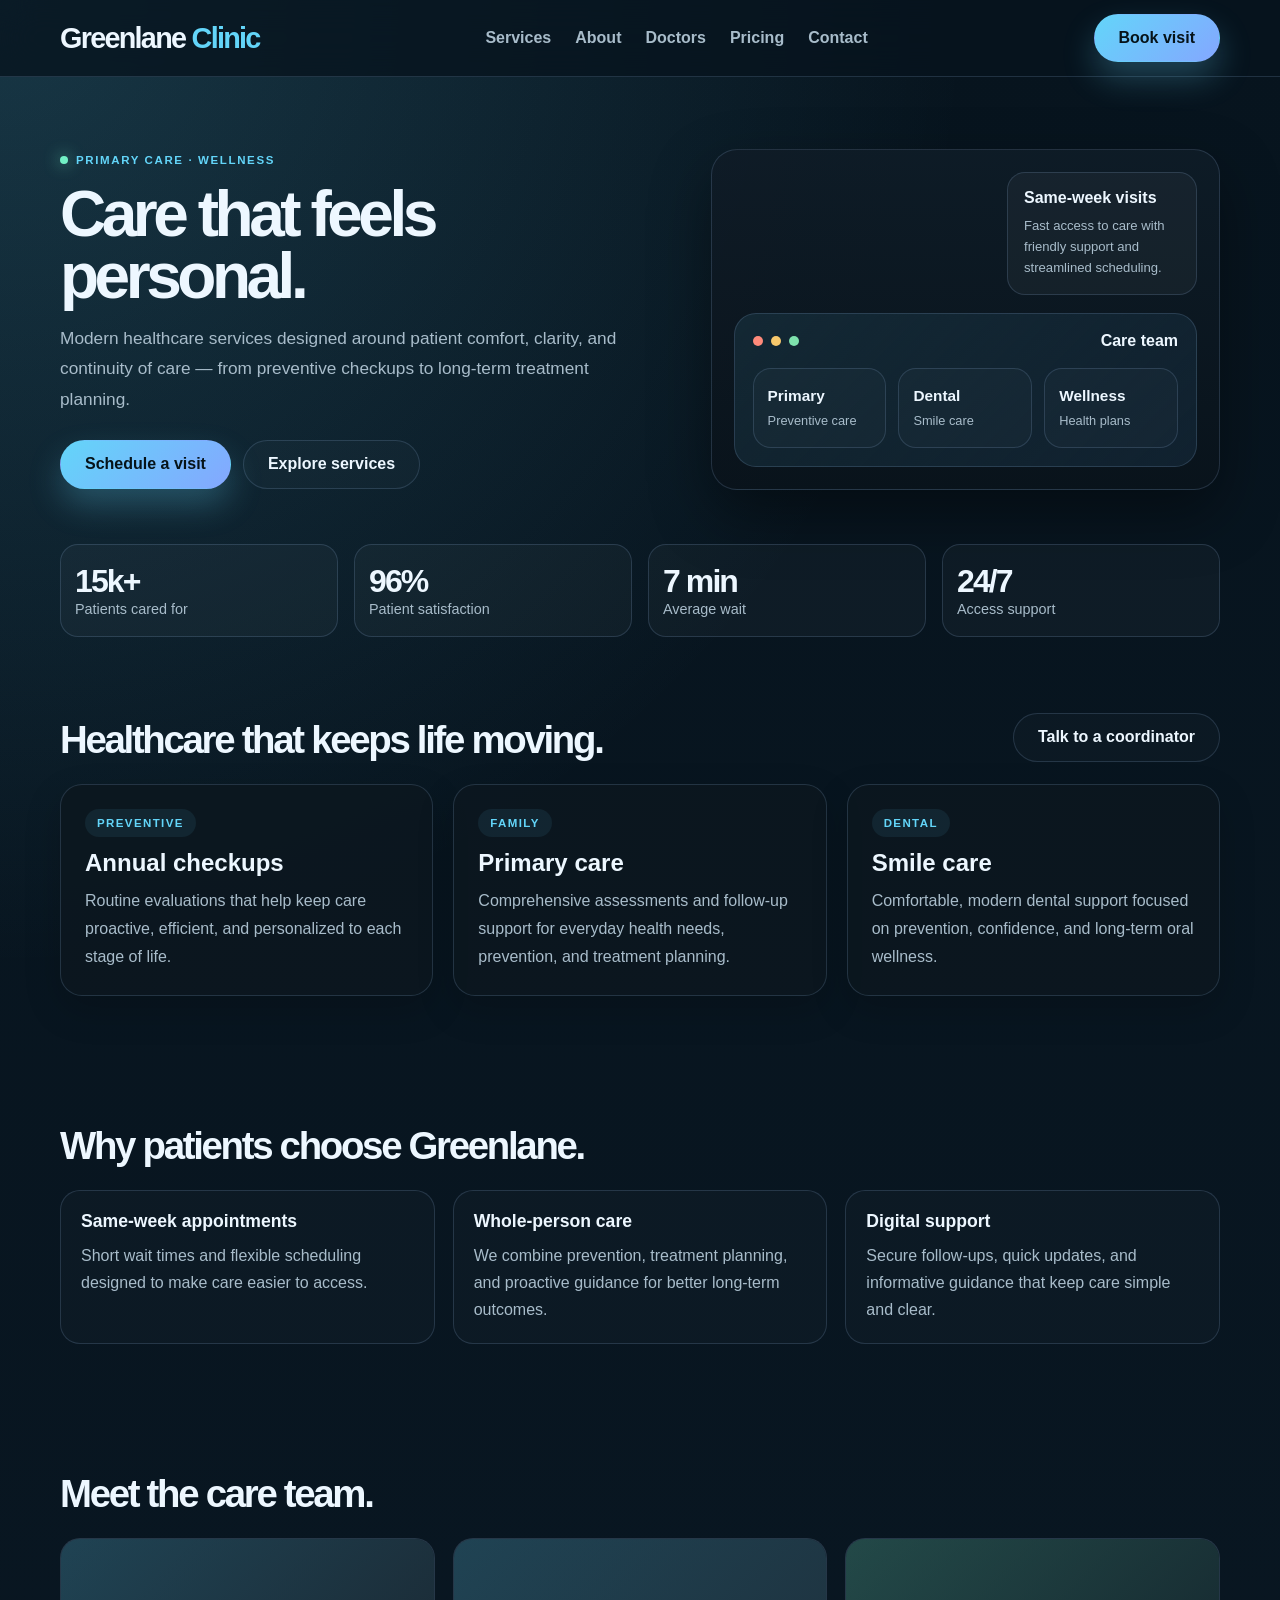
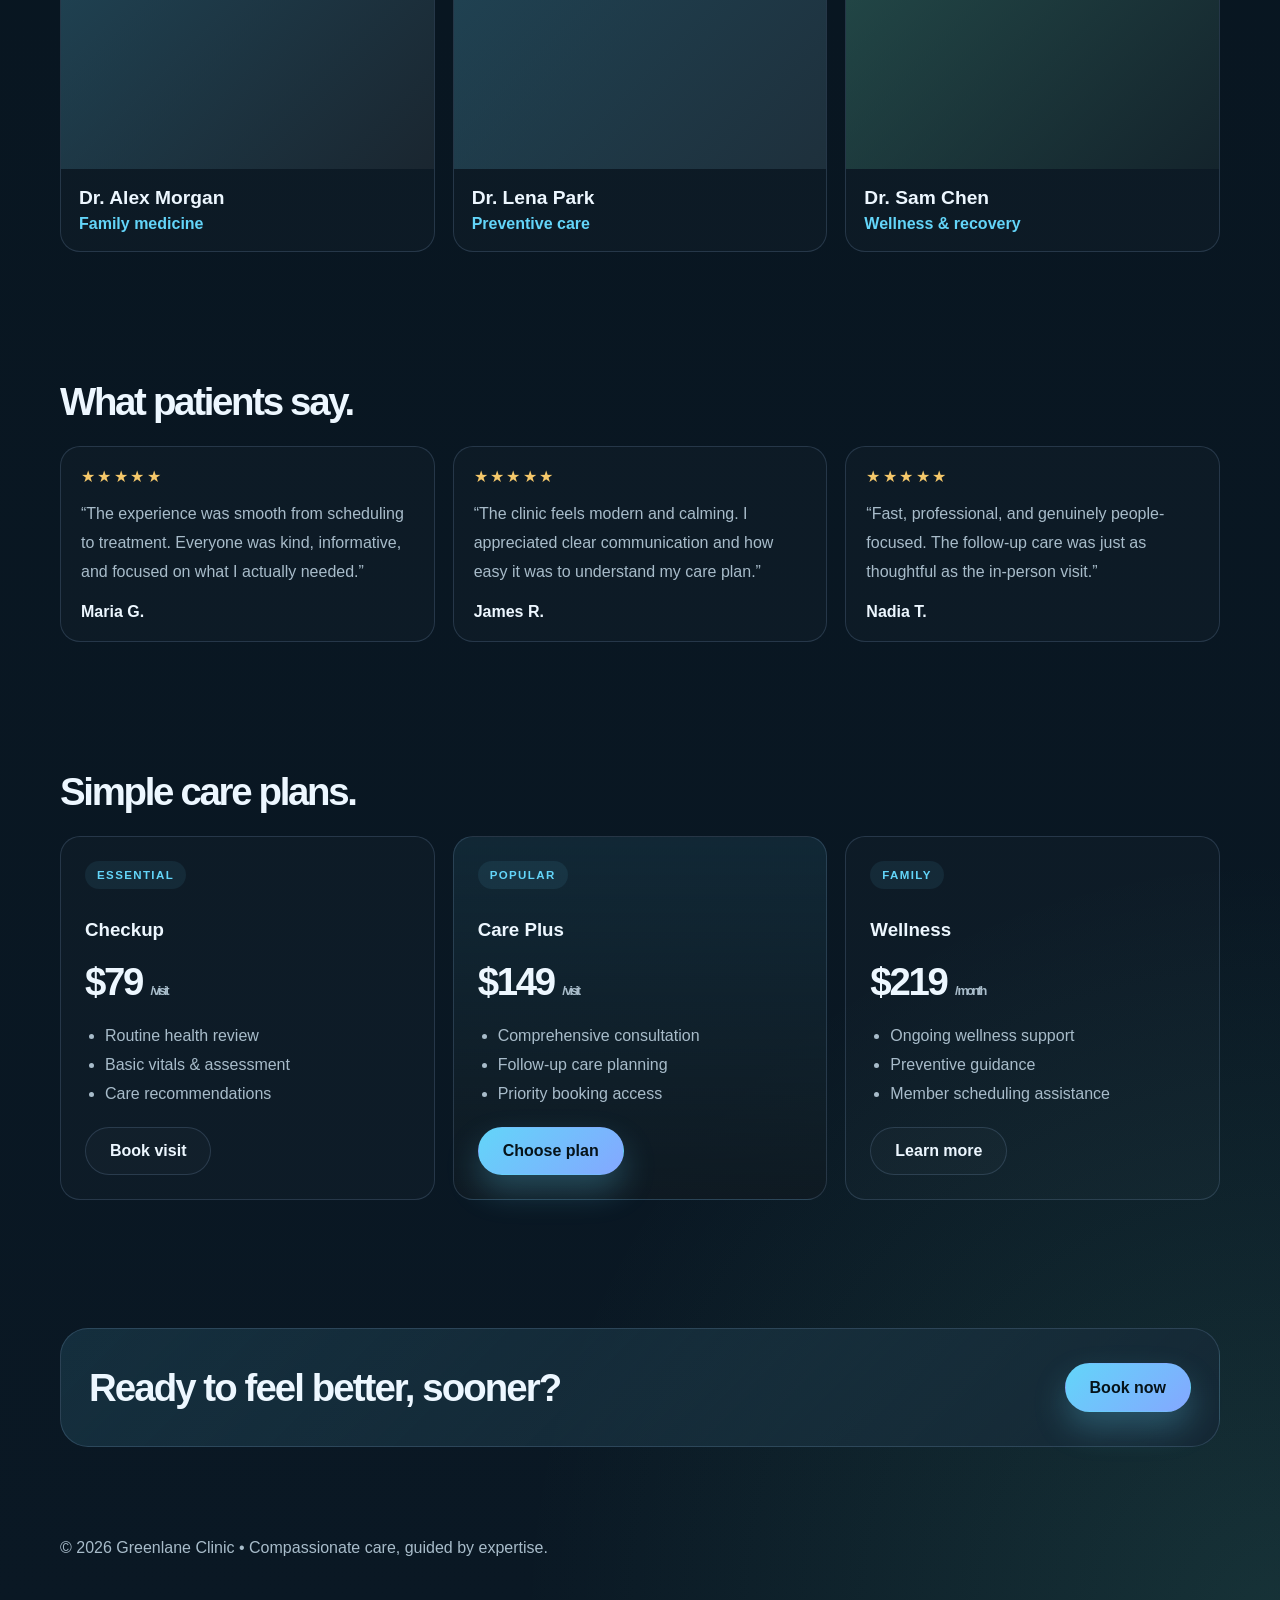
<file: mockups/clinic/index.html>
<!DOCTYPE html>
<html lang="en">
  <head>
    <meta charset="UTF-8" />
    <meta name="viewport" content="width=device-width, initial-scale=1.0" />
    <title>Greenlane Clinic Mockup</title>
    <style>
      :root {
        --bg: #07141e;
        --bg-2: #0d1d2a;
        --panel: rgba(18, 31, 42, 0.9);
        --panel-strong: #112230;
        --card: #101f2d;
        --card-alt: #0b1723;
        --line: rgba(167, 202, 255, 0.16);
        --text: #edf7ff;
        --muted: #a8bcca;
        --primary: #63d5f9;
        --primary-2: #84a7ff;
        --accent: #72f0c5;
        --shadow: 0 24px 60px rgba(0, 0, 0, 0.38);
      }
      * { box-sizing: border-box; }
      html { scroll-behavior: smooth; }
      body {
        margin: 0;
        font-family: Arial, sans-serif;
        color: var(--text);
        background:
          radial-gradient(circle at top left, rgba(99, 213, 249, 0.18), transparent 28%),
          radial-gradient(circle at bottom right, rgba(114, 240, 197, 0.12), transparent 22%),
          linear-gradient(180deg, var(--bg) 0%, #0a1824 100%);
      }
      a { color: inherit; text-decoration: none; }
      .container { width: min(1160px, calc(100% - 40px)); margin: 0 auto; }
      .topbar {
        position: sticky; top: 0; z-index: 20;
        background: rgba(7, 20, 30, 0.78);
        backdrop-filter: blur(18px);
        border-bottom: 1px solid var(--line);
      }
      .topbar-inner { min-height: 76px; display: flex; align-items: center; justify-content: space-between; gap: 18px; }
      .brand { font-size: 1.8rem; font-weight: 900; letter-spacing: -0.06em; }
      .brand span { color: var(--primary); }
      .nav { display: flex; gap: 24px; align-items: center; color: var(--muted); font-weight: 700; }
      .nav a:hover { color: var(--text); }
      .btn {
        display: inline-flex; align-items: center; justify-content: center;
        padding: 0.9rem 1.5rem; border-radius: 999px; font-weight: 800; border: 1px solid transparent; transition: transform .2s ease;
      }
      .btn:hover { transform: translateY(-2px); }
      .btn.primary { background: linear-gradient(135deg, var(--primary), var(--primary-2)); color: #061319; box-shadow: 0 16px 32px rgba(99, 213, 249, 0.26); }
      .btn.secondary { background: rgba(255,255,255,0.02); border-color: var(--line); color: var(--text); }
      .hero { padding: 72px 0 36px; }
      .hero-grid { display: grid; grid-template-columns: 1.1fr 0.9fr; gap: 28px; align-items: center; }
      .eyebrow {
        display: inline-flex; align-items: center; gap: 8px;
        font-size: 0.72rem; letter-spacing: 0.14em; text-transform: uppercase; font-weight: 800; color: var(--primary);
        margin-bottom: 18px;
      }
      .eyebrow::before {
        content: ""; width: 8px; height: 8px; border-radius: 50%; background: var(--accent); box-shadow: 0 0 16px rgba(114, 240, 197, 0.8);
      }
      h1 { margin: 0 0 16px; font-size: clamp(2.8rem, 5vw, 5.2rem); line-height: 0.96; letter-spacing: -0.07em; }
      .lead { margin: 0; max-width: 560px; color: var(--muted); font-size: 1.08rem; line-height: 1.75; }
      .cta-row { display: flex; flex-wrap: wrap; gap: 12px; margin-top: 26px; }
      .hero-card { background: linear-gradient(180deg, rgba(15, 28, 39, 0.9), rgba(10, 19, 27, 0.9)); border: 1px solid var(--line); border-radius: 26px; box-shadow: var(--shadow); padding: 22px; overflow: hidden; }
      .mini-card { background: rgba(255,255,255,0.04); border: 1px solid var(--line); border-radius: 18px; padding: 16px; width: 190px; margin-left: auto; margin-bottom: 18px; }
      .mini-card h3 { margin: 0 0 8px; font-size: 1rem; }
      .mini-card p { margin: 0; color: var(--muted); line-height: 1.6; font-size: 0.82rem; }
      .doctor-panel { background: linear-gradient(135deg, rgba(99,213,249,0.09), rgba(17,34,48,1)); border: 1px solid var(--line); border-radius: 22px; padding: 18px; }
      .panel-head { display: flex; justify-content: space-between; align-items: center; margin-bottom: 18px; color: var(--text); }
      .dots { display: flex; gap: 8px; }
      .dots span { width: 10px; height: 10px; border-radius: 50%; display: block; }
      .dots span:nth-child(1) { background: #ff8a7a; }
      .dots span:nth-child(2) { background: #f7c86c; }
      .dots span:nth-child(3) { background: #7ee2ad; }
      .services-mini { display: grid; grid-template-columns: repeat(3, 1fr); gap: 12px; }
      .tile { background: rgba(255,255,255,0.02); border: 1px solid var(--line); border-radius: 18px; padding: 18px 14px; }
      .tile strong { display: block; margin-bottom: 6px; font-size: 0.96rem; }
      .tile span { color: var(--muted); font-size: 0.8rem; }
      .stats { display: grid; grid-template-columns: repeat(4, 1fr); gap: 16px; padding: 18px 0 12px; }
      .stat { background: rgba(255,255,255,0.03); border: 1px solid var(--line); border-radius: 18px; padding: 18px 14px; }
      .stat strong { display: block; font-size: 2rem; letter-spacing: -0.06em; }
      .stat span { color: var(--muted); font-size: 0.9rem; }
      .section { padding: 64px 0; }
      .section-head { display: flex; align-items: end; justify-content: space-between; gap: 18px; margin-bottom: 22px; }
      .section-head h2 { margin: 0; font-size: clamp(2rem, 3vw, 3.2rem); letter-spacing: -0.06em; }
      .cards { display: grid; grid-template-columns: repeat(3, 1fr); gap: 20px; }
      .card { background: rgba(12, 23, 31, 0.88); border: 1px solid var(--line); border-radius: 22px; padding: 24px; box-shadow: 0 14px 36px rgba(0,0,0,0.18); }
      .chip { display: inline-block; font-size: 0.72rem; text-transform: uppercase; letter-spacing: 0.12em; font-weight: 800; padding: 0.5rem 0.75rem; border-radius: 999px; margin-bottom: 12px; color: var(--primary); background: rgba(99,213,249,0.08); }
      .card h3 { margin: 0 0 10px; font-size: 1.5rem; }
      .card p { margin: 0; color: var(--muted); line-height: 1.75; }
      .features { display: grid; grid-template-columns: repeat(3, 1fr); gap: 18px; }
      .feature { border: 1px solid var(--line); background: rgba(255,255,255,0.02); border-radius: 20px; padding: 20px; }
      .feature h4 { margin: 0 0 10px; font-size: 1.1rem; }
      .feature p { margin: 0; color: var(--muted); line-height: 1.7; }
      .team-grid { display: grid; grid-template-columns: repeat(3, 1fr); gap: 18px; }
      .member { background: rgba(255,255,255,0.02); border: 1px solid var(--line); border-radius: 20px; overflow: hidden; }
      .member .photo { height: 230px; background: linear-gradient(135deg, rgba(99,213,249,0.22), rgba(26,38,48,1)); }
      .member .meta { padding: 18px; }
      .member h4 { margin: 0; font-size: 1.2rem; }
      .member span { display: block; margin-top: 6px; color: var(--primary); font-weight: 700; }
      .reviews { display: grid; grid-template-columns: repeat(3, 1fr); gap: 18px; }
      .review { border: 1px solid var(--line); border-radius: 20px; background: rgba(255,255,255,0.02); padding: 20px; }
      .stars { color: #f5c86a; font-size: 1rem; letter-spacing: 0.15em; margin-bottom: 14px; }
      .review p { margin: 0 0 16px; color: var(--muted); line-height: 1.8; }
      .review strong { display: block; }
      .pricing { display: grid; grid-template-columns: repeat(3, 1fr); gap: 18px; }
      .plan { border: 1px solid var(--line); border-radius: 20px; background: rgba(255,255,255,0.02); padding: 24px; }
      .plan.featured { background: linear-gradient(180deg, rgba(99,213,249,0.09), rgba(15,26,34,0.9)); }
      .plan .price { font-size: 2.4rem; font-weight: 900; margin: 14px 0; letter-spacing: -0.06em; }
      .plan .price small { font-size: 0.8rem; color: var(--muted); }
      .plan ul { margin: 18px 0; padding-left: 20px; color: var(--muted); line-height: 1.8; }
      .cta-box { display: flex; justify-content: space-between; align-items: center; gap: 18px; padding: 34px 28px; background: linear-gradient(135deg, rgba(99,213,249,0.12), rgba(21,40,53,0.96)); border: 1px solid var(--line); border-radius: 28px; }
      .cta-box h3 { margin: 0; font-size: clamp(1.8rem, 3vw, 2.8rem); letter-spacing: -0.05em; }
      footer { padding: 28px 0 42px; color: var(--muted); }
      @media (max-width: 820px) { .hero-grid, .cards, .features, .team-grid, .reviews, .pricing, .stats, .services-mini { grid-template-columns: 1fr; } .topbar-inner, .section-head, .cta-box { flex-direction: column; align-items: flex-start; } .nav { flex-wrap: wrap; gap: 10px 16px; } }
    </style>
  </head>
  <body>
    <header class="topbar">
      <div class="container topbar-inner">
        <div class="brand">Greenlane <span>Clinic</span></div>
        <nav class="nav" aria-label="Main navigation">
          <a href="#services">Services</a>
          <a href="#about">About</a>
          <a href="#team">Doctors</a>
          <a href="#pricing">Pricing</a>
          <a href="#contact">Contact</a>
        </nav>
        <a href="#contact" class="btn primary">Book visit</a>
      </div>
    </header>

    <main>
      <section class="hero">
        <div class="container hero-grid">
          <div>
            <div class="eyebrow">Primary care · wellness</div>
            <h1>Care that feels personal.</h1>
            <p class="lead">Modern healthcare services designed around patient comfort, clarity, and continuity of care — from preventive checkups to long-term treatment planning.</p>
            <div class="cta-row">
              <a href="#contact" class="btn primary">Schedule a visit</a>
              <a href="#services" class="btn secondary">Explore services</a>
            </div>
          </div>
          <div class="hero-card">
            <div class="mini-card">
              <h3>Same-week visits</h3>
              <p>Fast access to care with friendly support and streamlined scheduling.</p>
            </div>
            <div class="doctor-panel">
              <div class="panel-head">
                <div class="dots"><span></span><span></span><span></span></div>
                <strong>Care team</strong>
              </div>
              <div class="services-mini">
                <div class="tile"><strong>Primary</strong><span>Preventive care</span></div>
                <div class="tile"><strong>Dental</strong><span>Smile care</span></div>
                <div class="tile"><strong>Wellness</strong><span>Health plans</span></div>
              </div>
            </div>
          </div>
        </div>
      </section>

      <div class="container stats">
        <div class="stat"><strong>15k+</strong><span>Patients cared for</span></div>
        <div class="stat"><strong>96%</strong><span>Patient satisfaction</span></div>
        <div class="stat"><strong>7 min</strong><span>Average wait</span></div>
        <div class="stat"><strong>24/7</strong><span>Access support</span></div>
      </div>

      <section class="section" id="services">
        <div class="container">
          <div class="section-head">
            <h2>Healthcare that keeps life moving.</h2>
            <a href="#contact" class="btn secondary">Talk to a coordinator</a>
          </div>
          <div class="cards">
            <article class="card">
              <span class="chip">Preventive</span>
              <h3>Annual checkups</h3>
              <p>Routine evaluations that help keep care proactive, efficient, and personalized to each stage of life.</p>
            </article>
            <article class="card">
              <span class="chip">Family</span>
              <h3>Primary care</h3>
              <p>Comprehensive assessments and follow-up support for everyday health needs, prevention, and treatment planning.</p>
            </article>
            <article class="card">
              <span class="chip">Dental</span>
              <h3>Smile care</h3>
              <p>Comfortable, modern dental support focused on prevention, confidence, and long-term oral wellness.</p>
            </article>
          </div>
        </div>
      </section>

      <section class="section" id="about">
        <div class="container">
          <div class="section-head">
            <h2>Why patients choose Greenlane.</h2>
          </div>
          <div class="features">
            <div class="feature">
              <h4>Same-week appointments</h4>
              <p>Short wait times and flexible scheduling designed to make care easier to access.</p>
            </div>
            <div class="feature">
              <h4>Whole-person care</h4>
              <p>We combine prevention, treatment planning, and proactive guidance for better long-term outcomes.</p>
            </div>
            <div class="feature">
              <h4>Digital support</h4>
              <p>Secure follow-ups, quick updates, and informative guidance that keep care simple and clear.</p>
            </div>
          </div>
        </div>
      </section>

      <section class="section" id="team">
        <div class="container">
          <div class="section-head">
            <h2>Meet the care team.</h2>
          </div>
          <div class="team-grid">
            <div class="member">
              <div class="photo"></div>
              <div class="meta">
                <h4>Dr. Alex Morgan</h4>
                <span>Family medicine</span>
              </div>
            </div>
            <div class="member">
              <div class="photo" style="background: linear-gradient(135deg, rgba(99,213,249,0.22), rgba(30,48,60,1));"></div>
              <div class="meta">
                <h4>Dr. Lena Park</h4>
                <span>Preventive care</span>
              </div>
            </div>
            <div class="member">
              <div class="photo" style="background: linear-gradient(135deg, rgba(114,240,197,0.22), rgba(20,36,44,1));"></div>
              <div class="meta">
                <h4>Dr. Sam Chen</h4>
                <span>Wellness & recovery</span>
              </div>
            </div>
          </div>
        </div>
      </section>

      <section class="section">
        <div class="container">
          <div class="section-head">
            <h2>What patients say.</h2>
          </div>
          <div class="reviews">
            <div class="review">
              <div class="stars">★★★★★</div>
              <p>“The experience was smooth from scheduling to treatment. Everyone was kind, informative, and focused on what I actually needed.”</p>
              <strong>Maria G.</strong>
            </div>
            <div class="review">
              <div class="stars">★★★★★</div>
              <p>“The clinic feels modern and calming. I appreciated clear communication and how easy it was to understand my care plan.”</p>
              <strong>James R.</strong>
            </div>
            <div class="review">
              <div class="stars">★★★★★</div>
              <p>“Fast, professional, and genuinely people-focused. The follow-up care was just as thoughtful as the in-person visit.”</p>
              <strong>Nadia T.</strong>
            </div>
          </div>
        </div>
      </section>

      <section class="section" id="pricing">
        <div class="container">
          <div class="section-head">
            <h2>Simple care plans.</h2>
          </div>
          <div class="pricing">
            <div class="plan">
              <span class="chip">Essential</span>
              <h3>Checkup</h3>
              <div class="price">$79 <small>/ visit</small></div>
              <ul>
                <li>Routine health review</li>
                <li>Basic vitals & assessment</li>
                <li>Care recommendations</li>
              </ul>
              <a href="#contact" class="btn secondary">Book visit</a>
            </div>
            <div class="plan featured">
              <span class="chip">Popular</span>
              <h3>Care Plus</h3>
              <div class="price">$149 <small>/ visit</small></div>
              <ul>
                <li>Comprehensive consultation</li>
                <li>Follow-up care planning</li>
                <li>Priority booking access</li>
              </ul>
              <a href="#contact" class="btn primary">Choose plan</a>
            </div>
            <div class="plan">
              <span class="chip">Family</span>
              <h3>Wellness</h3>
              <div class="price">$219 <small>/ month</small></div>
              <ul>
                <li>Ongoing wellness support</li>
                <li>Preventive guidance</li>
                <li>Member scheduling assistance</li>
              </ul>
              <a href="#contact" class="btn secondary">Learn more</a>
            </div>
          </div>
        </div>
      </section>

      <section class="section" id="contact">
        <div class="container">
          <div class="cta-box">
            <h3>Ready to feel better, sooner?</h3>
            <a href="mailto:hello@greenlaneclinic.example" class="btn primary">Book now</a>
          </div>
        </div>
      </section>
    </main>

    <footer>
      <div class="container">© 2026 Greenlane Clinic • Compassionate care, guided by expertise.</div>
    </footer>
  </body>
</html>










































































































































































































test
</file>
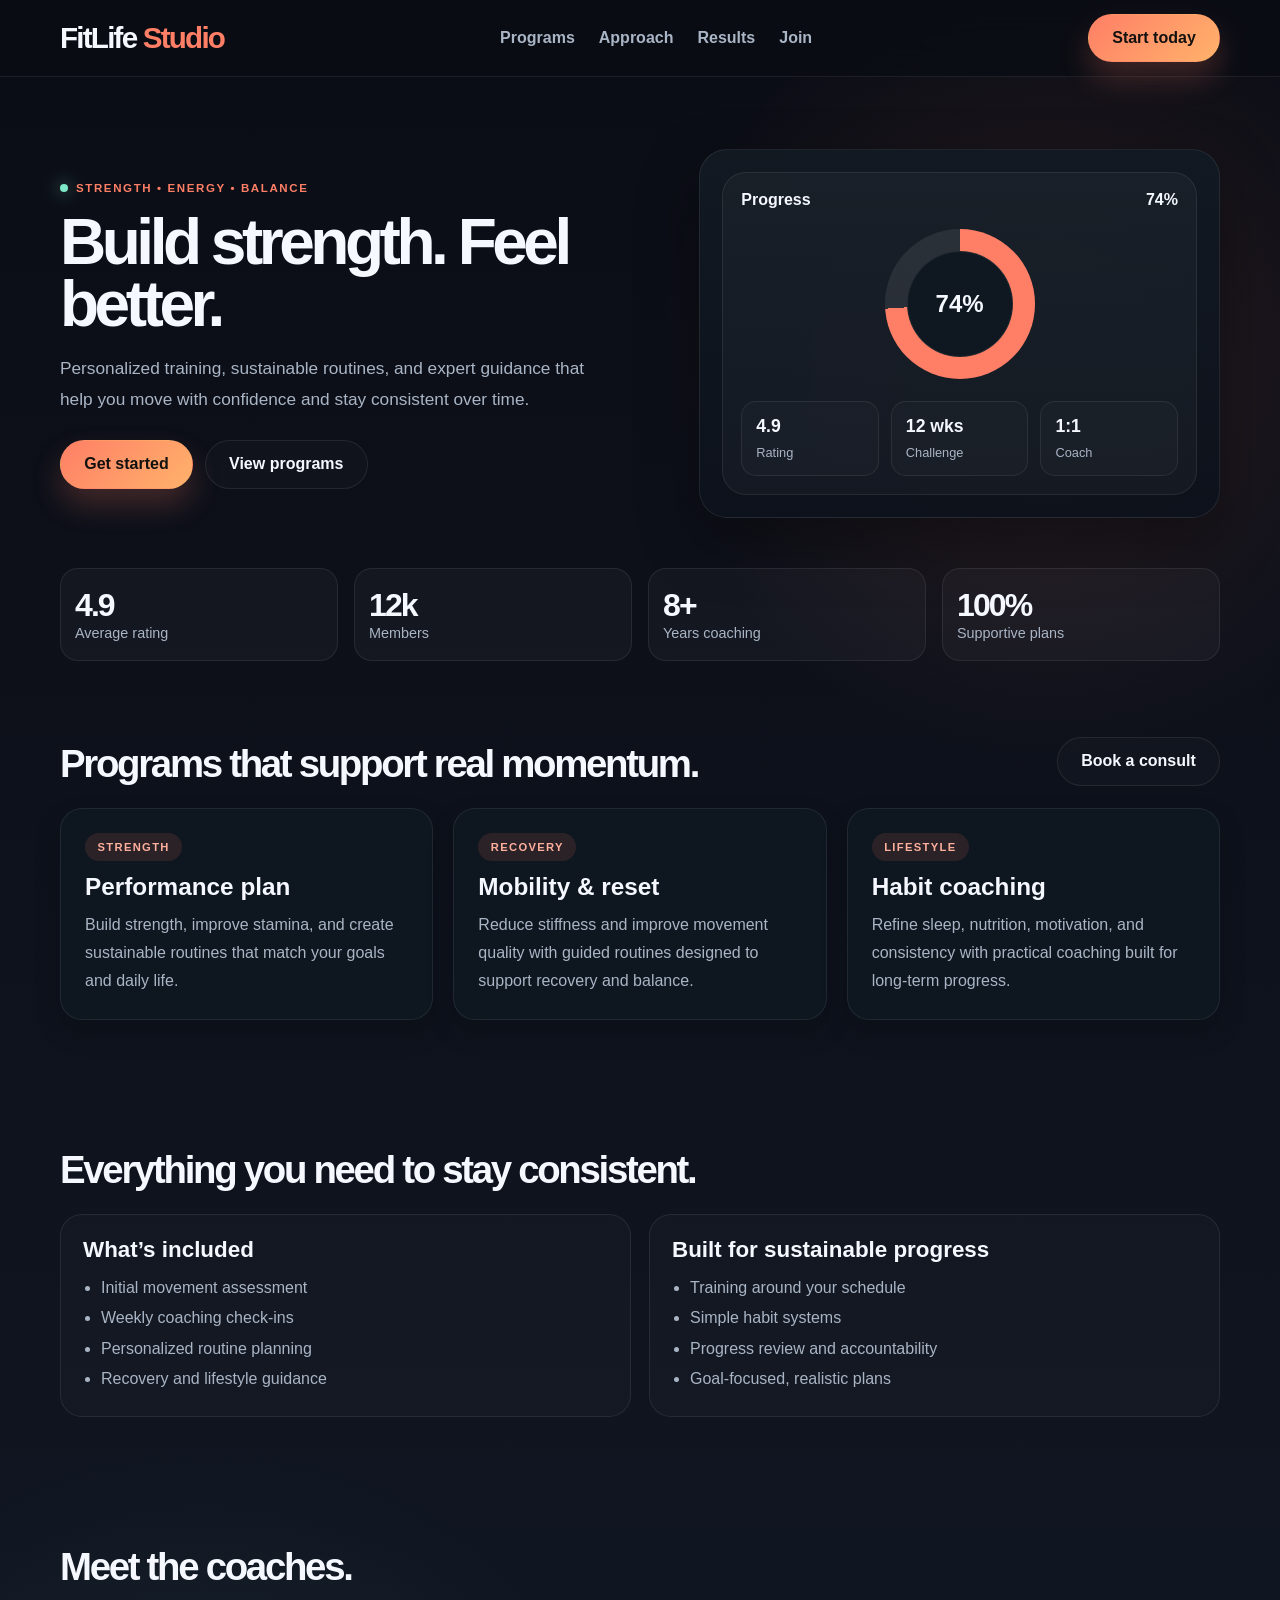
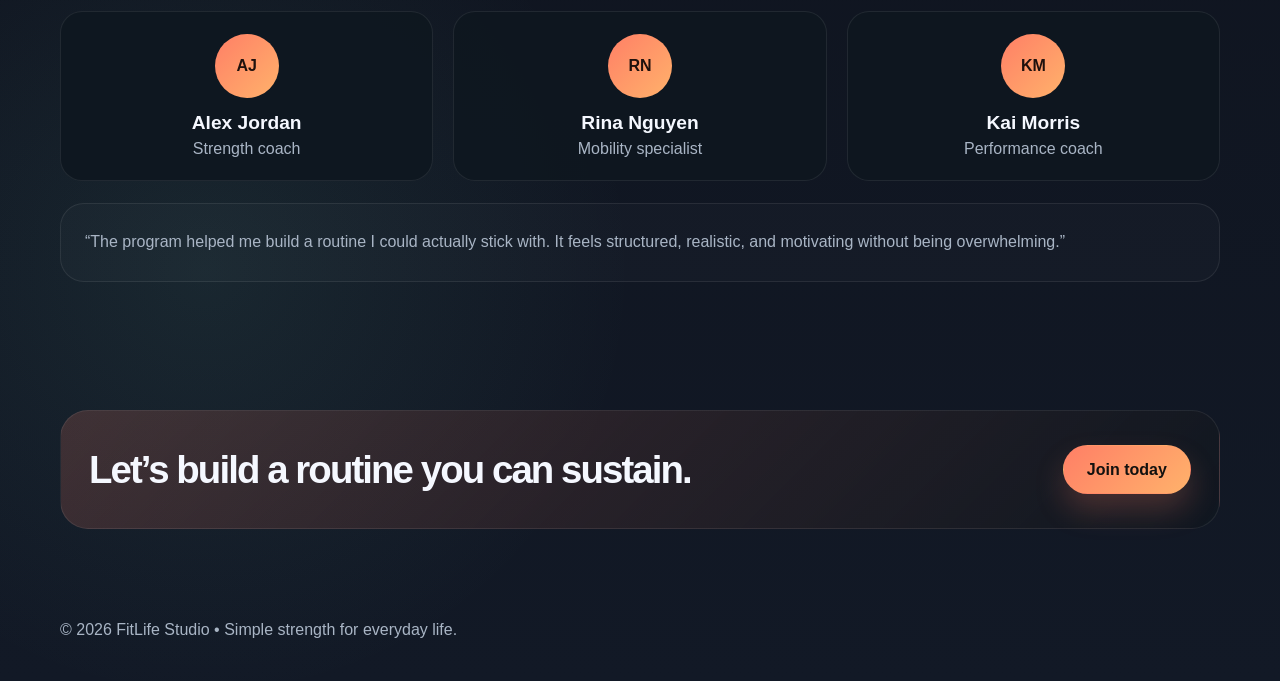
<file: mockups/property/index.html>
<!DOCTYPE html>
<html lang="en">
  <head>
    <meta charset="UTF-8" />
    <meta name="viewport" content="width=device-width, initial-scale=1.0" />
    <title>FitLife Studio</title>
    <style>
      :root {
        --bg: #0b0d15;
        --bg-2: #121926;
        --panel: rgba(17, 24, 33, 0.96);
        --card: #111b28;
        --card-soft: #0d1520;
        --line: rgba(255,255,255,0.08);
        --text: #f5f8ff;
        --muted: #a9b5c5;
        --primary: #ff7f66;
        --primary-2: #ffb26b;
        --accent: #7ee7c7;
        --shadow: 0 24px 60px rgba(0,0,0,0.36);
      }
      * { box-sizing: border-box; }
      html { scroll-behavior: smooth; }
      body {
        margin: 0;
        font-family: Arial, sans-serif;
        color: var(--text);
        background:
          radial-gradient(circle at 82% 16%, rgba(255, 127, 102, 0.12), transparent 18%),
          radial-gradient(circle at 16% 82%, rgba(126, 231, 199, 0.08), transparent 20%),
          linear-gradient(180deg, var(--bg) 0%, var(--bg-2) 100%);
      }
      a { color: inherit; text-decoration: none; }
      .container { width: min(1160px, calc(100% - 40px)); margin: 0 auto; }
      .topbar {
        position: sticky; top: 0; z-index: 20;
        backdrop-filter: blur(18px);
        background: rgba(11, 13, 21, 0.8);
        border-bottom: 1px solid var(--line);
      }
      .topbar-inner { min-height: 76px; display: flex; align-items: center; justify-content: space-between; gap: 18px; }
      .brand { font-size: 1.85rem; font-weight: 900; letter-spacing: -0.06em; }
      .brand span { color: var(--primary); }
      .nav { display: flex; gap: 24px; color: var(--muted); font-weight: 700; }
      .nav a:hover { color: var(--text); }
      .btn {
        display: inline-flex; align-items: center; justify-content: center; padding: 0.9rem 1.45rem; border-radius: 999px; font-weight: 800; border: 1px solid transparent; transition: transform 0.2s ease;
      }
      .btn:hover { transform: translateY(-2px); }
      .btn.primary { background: linear-gradient(135deg, var(--primary), var(--primary-2)); color: #12110f; box-shadow: 0 16px 30px rgba(255,127,102,0.22); }
      .btn.secondary { background: rgba(255,255,255,0.02); border-color: var(--line); color: var(--text); }
      .hero { padding: 72px 0 32px; }
      .hero-grid { display: grid; grid-template-columns: 1.08fr 0.92fr; gap: 28px; align-items: center; }
      .eyebrow {
        display: inline-flex; align-items: center; gap: 8px; font-size: 0.72rem; letter-spacing: 0.14em; text-transform: uppercase; font-weight: 800; color: var(--primary);
        margin-bottom: 18px;
      }
      .eyebrow::before {
        content: ""; width: 8px; height: 8px; border-radius: 50%; background: var(--accent); box-shadow: 0 0 18px rgba(126,231,199,0.8);
      }
      h1 { margin: 0 0 18px; font-size: clamp(2.8rem, 5vw, 5.3rem); line-height: 0.96; letter-spacing: -0.07em; }
      .lead { margin: 0; max-width: 560px; color: var(--muted); font-size: 1.08rem; line-height: 1.75; }
      .cta-row { display: flex; gap: 12px; flex-wrap: wrap; margin-top: 26px; }
      .visual {
        background: linear-gradient(180deg, rgba(18, 26, 35, 0.96), rgba(13, 18, 27, 0.96)); border: 1px solid var(--line); border-radius: 28px; padding: 22px; box-shadow: var(--shadow);
      }
      .progress-box { background: rgba(255,255,255,0.03); border: 1px solid var(--line); border-radius: 24px; padding: 18px; }
      .progress-head { display: flex; justify-content: space-between; align-items: center; margin-bottom: 6px; font-weight: 700; }
      .ring {
        width: 150px; height: 150px; border-radius: 50%; margin: 20px auto 22px; background: conic-gradient(var(--primary) 0 74%, rgba(255,255,255,0.08) 74% 100%);
        display: grid; place-items: center;
      }
      .ring span {
        width: 106px; height: 106px; border-radius: 50%; display: grid; place-items: center; font-weight: 900; font-size: 1.5rem; background: #0f1721; border: 1px solid var(--line);
      }
      .stats-grid { display: grid; grid-template-columns: repeat(3, 1fr); gap: 12px; }
      .mini { background: rgba(255,255,255,0.02); border: 1px solid var(--line); border-radius: 15px; padding: 14px; }
      .mini strong { display: block; margin-bottom: 6px; font-size: 1.1rem; }
      .mini span { color: var(--muted); font-size: 0.8rem; }
      .stats { display: grid; grid-template-columns: repeat(4,1fr); gap: 16px; padding: 18px 0 12px; }
      .stat { background: rgba(255,255,255,0.03); border: 1px solid var(--line); border-radius: 18px; padding: 18px 14px; }
      .stat strong { display: block; font-size: 2rem; letter-spacing: -0.06em; }
      .stat span { color: var(--muted); font-size: 0.9rem; }
      .section { padding: 64px 0; }
      .section-head { display: flex; align-items: end; justify-content: space-between; gap: 16px; margin-bottom: 22px; }
      .section-head h2 { margin: 0; font-size: clamp(2rem, 3vw, 3.2rem); letter-spacing: -0.06em; }
      .cards { display: grid; grid-template-columns: repeat(3, 1fr); gap: 20px; }
      .card { background: rgba(15, 23, 32, 0.92); border: 1px solid var(--line); border-radius: 22px; padding: 24px; box-shadow: 0 12px 28px rgba(0,0,0,0.16); }
      .chip { display: inline-block; margin-bottom: 12px; padding: 0.5rem 0.78rem; border-radius: 999px; font-size: 0.7rem; letter-spacing: 0.12em; text-transform: uppercase; font-weight: 800; background: rgba(255,127,102,0.12); color: #ffb09d; }
      .card h3 { margin: 0 0 10px; font-size: 1.52rem; }
      .card p { margin: 0; color: var(--muted); line-height: 1.75; }
      .feature-grid { display: grid; grid-template-columns: 1fr 1fr; gap: 18px; }
      .feature-panel { background: rgba(255,255,255,0.02); border: 1px solid var(--line); border-radius: 22px; padding: 22px; }
      .feature-panel h3 { margin: 0 0 10px; font-size: 1.4rem; }
      .feature-panel ul { margin: 0; padding-left: 18px; color: var(--muted); line-height: 1.9; }
      .team-grid { display: grid; grid-template-columns: repeat(3, 1fr); gap: 20px; }
      .team-card { background: rgba(15, 23, 32, 0.92); border: 1px solid var(--line); border-radius: 22px; padding: 22px; text-align: center; }
      .avatar { width: 64px; height: 64px; border-radius: 50%; margin: 0 auto 14px; display: grid; place-items: center; font-weight: 900; background: linear-gradient(135deg, var(--primary), var(--primary-2)); color: #20110d; }
      .team-card h4 { margin: 0 0 6px; font-size: 1.2rem; }
      .team-card p { margin: 0; color: var(--muted); }
      .quote-box {
        margin-top: 22px; background: rgba(255,255,255,0.02); border: 1px solid var(--line); border-radius: 24px; padding: 24px; color: var(--muted); line-height: 1.8;
      }
      .cta-box { display: flex; justify-content: space-between; align-items: center; gap: 18px; padding: 34px 28px; background: linear-gradient(135deg, rgba(255,127,102,0.18), rgba(16, 23, 32, 0.96)); border: 1px solid var(--line); border-radius: 28px; }
      .cta-box h3 { margin: 0; font-size: clamp(1.8rem, 3vw, 2.9rem); letter-spacing: -0.05em; }
      footer { padding: 28px 0 42px; color: var(--muted); }
      @media (max-width: 820px) { .hero-grid, .cards, .stats, .stats-grid, .feature-grid, .team-grid { grid-template-columns: 1fr; } .topbar-inner, .section-head, .cta-box { flex-direction: column; align-items: flex-start; } .nav { flex-wrap: wrap; gap: 10px 16px; } }
    </style>
  </head>
  <body>
    <header class="topbar">
      <div class="container topbar-inner">
        <div class="brand">FitLife <span>Studio</span></div>
        <nav class="nav" aria-label="Main navigation">
          <a href="#programs">Programs</a>
          <a href="#approach">Approach</a>
          <a href="#results">Results</a>
          <a href="#join">Join</a>
        </nav>
        <a href="#join" class="btn primary">Start today</a>
      </div>
    </header>

    <main>
      <section class="hero">
        <div class="container hero-grid">
          <div>
            <div class="eyebrow">Strength • energy • balance</div>
            <h1>Build strength. Feel better.</h1>
            <p class="lead">Personalized training, sustainable routines, and expert guidance that help you move with confidence and stay consistent over time.</p>
            <div class="cta-row">
              <a href="#join" class="btn primary">Get started</a>
              <a href="#programs" class="btn secondary">View programs</a>
            </div>
          </div>

          <div class="visual">
            <div class="progress-box">
              <div class="progress-head">
                <strong>Progress</strong>
                <span>74%</span>
              </div>
              <div class="ring"><span>74%</span></div>
              <div class="stats-grid">
                <div class="mini"><strong>4.9</strong><span>Rating</span></div>
                <div class="mini"><strong>12 wks</strong><span>Challenge</span></div>
                <div class="mini"><strong>1:1</strong><span>Coach</span></div>
              </div>
            </div>
          </div>
        </div>
      </section>

      <div class="container stats">
        <div class="stat"><strong>4.9</strong><span>Average rating</span></div>
        <div class="stat"><strong>12k</strong><span>Members</span></div>
        <div class="stat"><strong>8+</strong><span>Years coaching</span></div>
        <div class="stat"><strong>100%</strong><span>Supportive plans</span></div>
      </div>

      <section class="section" id="programs">
        <div class="container">
          <div class="section-head">
            <h2>Programs that support real momentum.</h2>
            <a href="#join" class="btn secondary">Book a consult</a>
          </div>
          <div class="cards">
            <article class="card">
              <span class="chip">Strength</span>
              <h3>Performance plan</h3>
              <p>Build strength, improve stamina, and create sustainable routines that match your goals and daily life.</p>
            </article>
            <article class="card">
              <span class="chip">Recovery</span>
              <h3>Mobility & reset</h3>
              <p>Reduce stiffness and improve movement quality with guided routines designed to support recovery and balance.</p>
            </article>
            <article class="card">
              <span class="chip">Lifestyle</span>
              <h3>Habit coaching</h3>
              <p>Refine sleep, nutrition, motivation, and consistency with practical coaching built for long-term progress.</p>
            </article>
          </div>
        </div>
      </section>

      <section class="section" id="approach">
        <div class="container">
          <div class="section-head">
            <h2>Everything you need to stay consistent.</h2>
          </div>
          <div class="feature-grid">
            <div class="feature-panel">
              <h3>What’s included</h3>
              <ul>
                <li>Initial movement assessment</li>
                <li>Weekly coaching check-ins</li>
                <li>Personalized routine planning</li>
                <li>Recovery and lifestyle guidance</li>
              </ul>
            </div>
            <div class="feature-panel">
              <h3>Built for sustainable progress</h3>
              <ul>
                <li>Training around your schedule</li>
                <li>Simple habit systems</li>
                <li>Progress review and accountability</li>
                <li>Goal-focused, realistic plans</li>
              </ul>
            </div>
          </div>
        </div>
      </section>

      <section class="section" id="results">
        <div class="container">
          <div class="section-head">
            <h2>Meet the coaches.</h2>
          </div>
          <div class="team-grid">
            <div class="team-card">
              <div class="avatar">AJ</div>
              <h4>Alex Jordan</h4>
              <p>Strength coach</p>
            </div>
            <div class="team-card">
              <div class="avatar">RN</div>
              <h4>Rina Nguyen</h4>
              <p>Mobility specialist</p>
            </div>
            <div class="team-card">
              <div class="avatar">KM</div>
              <h4>Kai Morris</h4>
              <p>Performance coach</p>
            </div>
          </div>
          <div class="quote-box">
            “The program helped me build a routine I could actually stick with. It feels structured, realistic, and motivating without being overwhelming.”
          </div>
        </div>
      </section>

      <section class="section" id="join">
        <div class="container">
          <div class="cta-box">
            <h3>Let’s build a routine you can sustain.</h3>
            <a href="mailto:hello@fitlifestudio.example" class="btn primary">Join today</a>
          </div>
        </div>
      </section>
    </main>

    <footer>
      <div class="container">© 2026 FitLife Studio • Simple strength for everyday life.</div>
    </footer>
  </body>
</html>
</file>
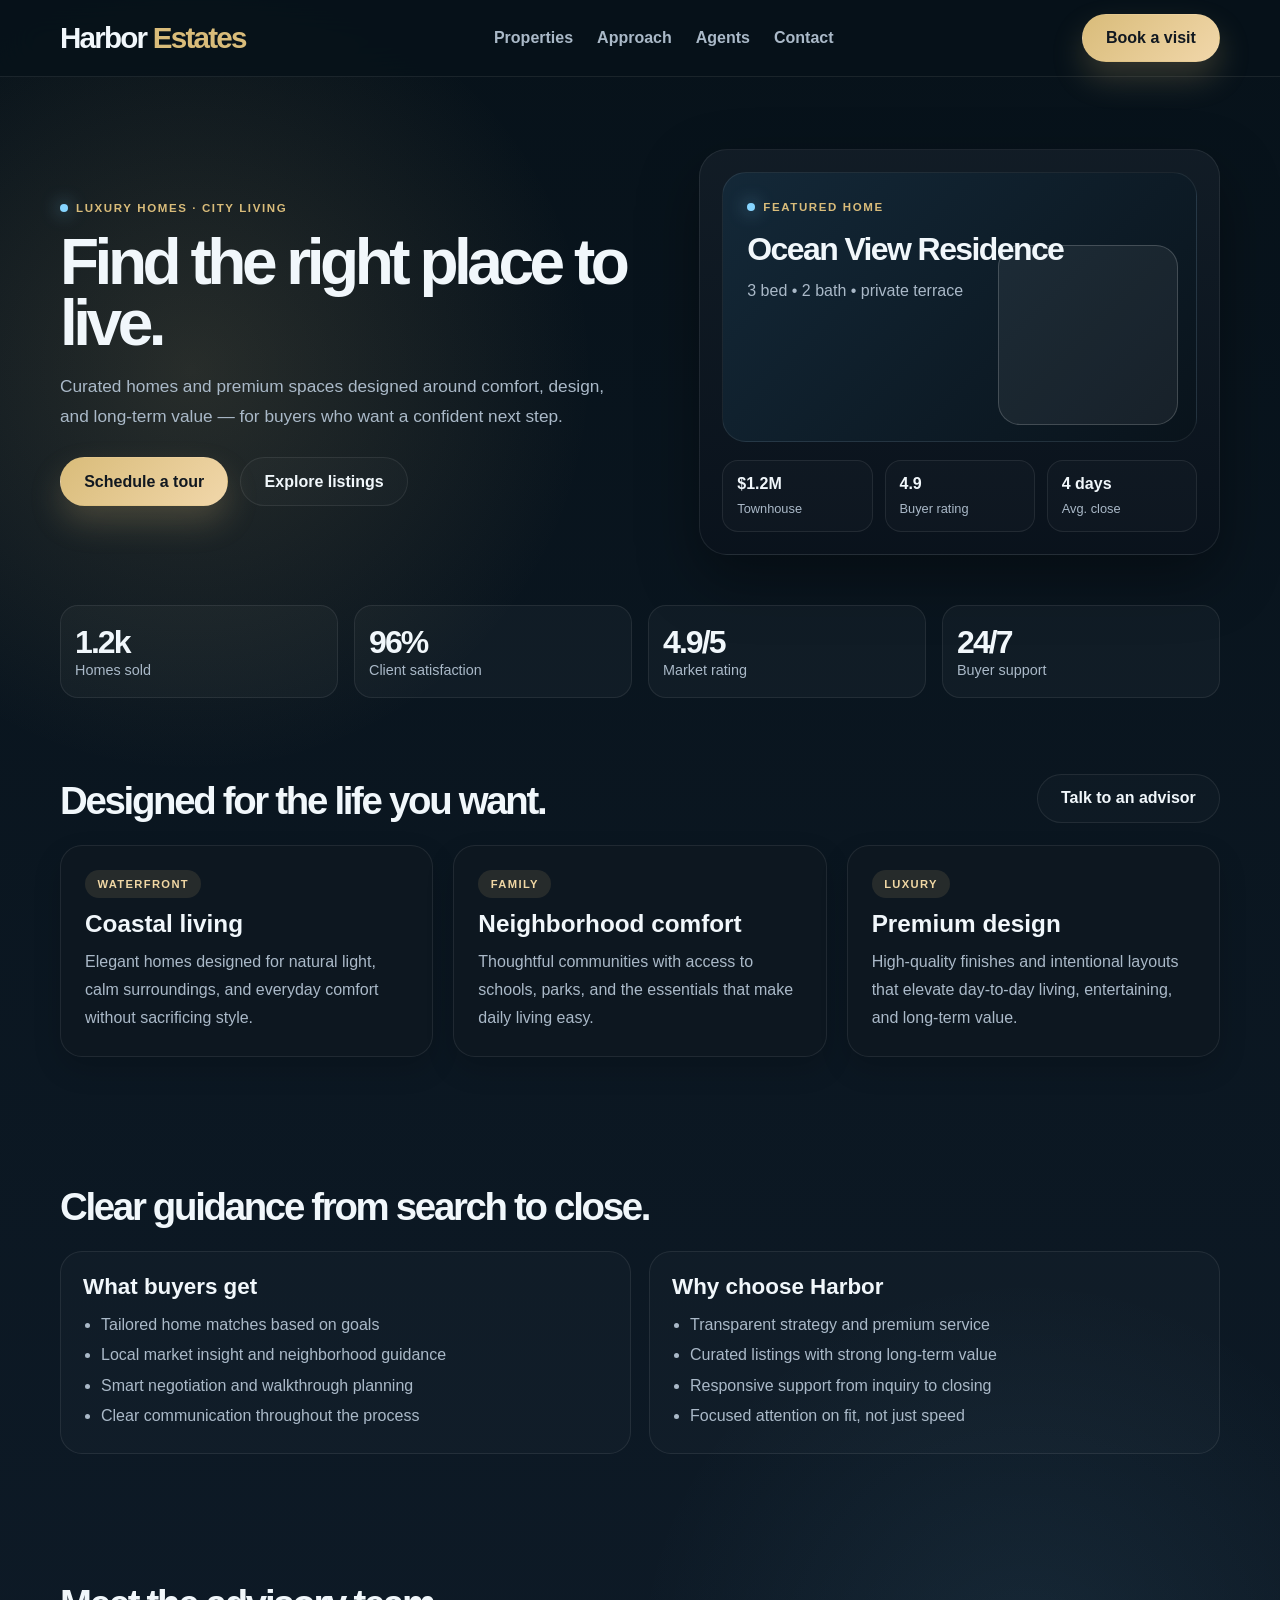
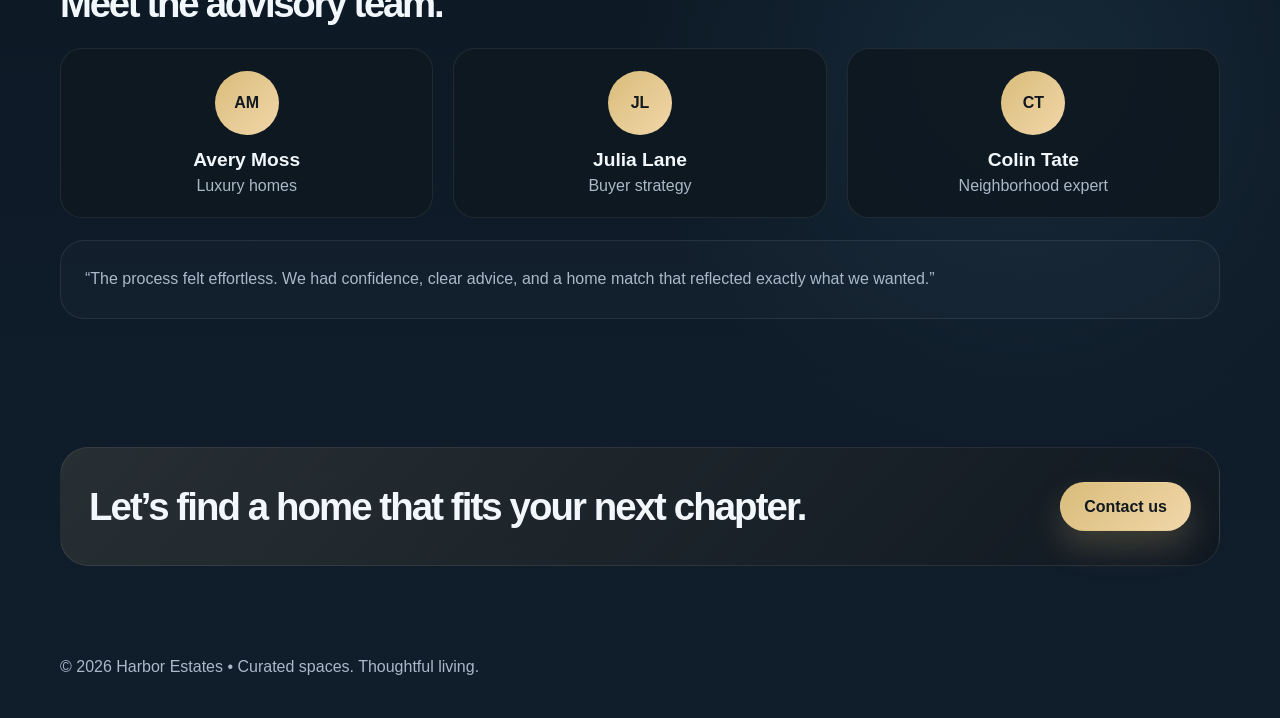
<file: mockups/restaurant/index.html>
<!DOCTYPE html>
<html lang="en">
  <head>
    <meta charset="UTF-8" />
    <meta name="viewport" content="width=device-width, initial-scale=1.0" />
    <title>Harbor Estates</title>
    <style>
      :root {
        --bg: #07121a;
        --bg-2: #101d2b;
        --panel: rgba(18, 28, 38, 0.96);
        --card: #122130;
        --card-soft: #0d1b27;
        --line: rgba(255,255,255,0.08);
        --text: #f1f7fb;
        --muted: #aab9c8;
        --primary: #d9bc7a;
        --primary-2: #f1d7aa;
        --accent: #86d5ff;
        --shadow: 0 24px 60px rgba(0,0,0,0.36);
      }
      * { box-sizing: border-box; }
      html { scroll-behavior: smooth; }
      body {
        margin: 0;
        font-family: Arial, sans-serif;
        color: var(--text);
        background:
          radial-gradient(circle at 15% 16%, rgba(217, 188, 122, 0.15), transparent 18%),
          radial-gradient(circle at 80% 72%, rgba(134, 213, 255, 0.08), transparent 20%),
          linear-gradient(180deg, var(--bg) 0%, var(--bg-2) 100%);
      }
      a { color: inherit; text-decoration: none; }
      .container { width: min(1160px, calc(100% - 40px)); margin: 0 auto; }
      .topbar {
        position: sticky; top: 0; z-index: 20;
        backdrop-filter: blur(18px);
        background: rgba(7, 18, 26, 0.8);
        border-bottom: 1px solid var(--line);
      }
      .topbar-inner { min-height: 76px; display: flex; align-items: center; justify-content: space-between; gap: 18px; }
      .brand { font-size: 1.85rem; font-weight: 900; letter-spacing: -0.06em; }
      .brand span { color: var(--primary); }
      .nav { display: flex; gap: 24px; font-weight: 700; color: var(--muted); }
      .nav a:hover { color: var(--text); }
      .btn {
        display: inline-flex; align-items: center; justify-content: center; padding: 0.9rem 1.45rem; border-radius: 999px; font-weight: 800; border: 1px solid transparent; transition: transform 0.2s ease;
      }
      .btn:hover { transform: translateY(-2px); }
      .btn.primary { background: linear-gradient(135deg, var(--primary), var(--primary-2)); color: #111820; box-shadow: 0 16px 32px rgba(217,188,122,0.22); }
      .btn.secondary { background: rgba(255,255,255,0.02); border-color: var(--line); color: var(--text); }
      .hero { padding: 72px 0 32px; }
      .hero-grid { display: grid; grid-template-columns: 1.08fr 0.92fr; gap: 28px; align-items: center; }
      .eyebrow {
        display: inline-flex; align-items: center; gap: 8px; font-size: 0.72rem; letter-spacing: 0.14em; text-transform: uppercase; font-weight: 800; color: var(--primary);
        margin-bottom: 18px;
      }
      .eyebrow::before {
        content: ""; width: 8px; height: 8px; border-radius: 50%; background: var(--accent); box-shadow: 0 0 18px rgba(134,213,255,0.8);
      }
      h1 { margin: 0 0 16px; font-size: clamp(2.8rem, 5vw, 5.3rem); line-height: 0.96; letter-spacing: -0.07em; }
      .lead { margin: 0; max-width: 560px; color: var(--muted); font-size: 1.08rem; line-height: 1.75; }
      .cta-row { display: flex; gap: 12px; flex-wrap: wrap; margin-top: 26px; }
      .visual {
        background: linear-gradient(180deg, rgba(18, 29, 38, 0.96), rgba(10, 19, 28, 0.96)); border: 1px solid var(--line); border-radius: 28px; padding: 22px; box-shadow: var(--shadow);
      }
      .property-hero {
        position: relative; overflow: hidden; min-height: 270px; padding: 24px; background: linear-gradient(135deg, rgba(20, 41, 57, 0.98), rgba(9, 19, 27, 1)); border: 1px solid var(--line); border-radius: 24px;
      }
      .property-hero h2 { margin: 0 0 10px; font-size: 2rem; letter-spacing: -0.05em; }
      .property-hero p { margin: 0; color: var(--muted); max-width: 260px; line-height: 1.6; }
      .property-box { position: absolute; width: 180px; height: 180px; right: 18px; bottom: 16px; border-radius: 22px; background: rgba(255,255,255,0.06); border: 1px solid rgba(255,255,255,0.18); }
      .property-grid { display: grid; grid-template-columns: repeat(3, 1fr); gap: 12px; margin-top: 18px; }
      .mini { background: rgba(255,255,255,0.02); border: 1px solid var(--line); border-radius: 16px; padding: 14px; }
      .mini strong { display: block; margin-bottom: 6px; }
      .mini span { color: var(--muted); font-size: 0.8rem; }
      .stats { display: grid; grid-template-columns: repeat(4,1fr); gap: 16px; padding: 18px 0 12px; }
      .stat { background: rgba(255,255,255,0.03); border: 1px solid var(--line); border-radius: 18px; padding: 18px 14px; }
      .stat strong { display: block; font-size: 2rem; letter-spacing: -0.06em; }
      .stat span { color: var(--muted); font-size: 0.9rem; }
      .section { padding: 64px 0; }
      .section-head { display: flex; align-items: end; justify-content: space-between; gap: 16px; margin-bottom: 22px; }
      .section-head h2 { margin: 0; font-size: clamp(2rem, 3vw, 3.2rem); letter-spacing: -0.06em; }
      .cards { display: grid; grid-template-columns: repeat(3, 1fr); gap: 20px; }
      .card { background: rgba(15, 24, 33, 0.92); border: 1px solid var(--line); border-radius: 22px; padding: 24px; box-shadow: 0 12px 28px rgba(0,0,0,0.16); }
      .chip { display: inline-block; margin-bottom: 12px; padding: 0.5rem 0.78rem; border-radius: 999px; font-size: 0.7rem; letter-spacing: 0.12em; text-transform: uppercase; font-weight: 800; background: rgba(217,188,122,0.12); color: #f0d7a4; }
      .card h3 { margin: 0 0 10px; font-size: 1.52rem; }
      .card p { margin: 0; color: var(--muted); line-height: 1.75; }
      .feature-grid { display: grid; grid-template-columns: 1fr 1fr; gap: 18px; }
      .feature-panel { background: rgba(255,255,255,0.02); border: 1px solid var(--line); border-radius: 22px; padding: 22px; }
      .feature-panel h3 { margin: 0 0 10px; font-size: 1.4rem; }
      .feature-panel ul { margin: 0; padding-left: 18px; color: var(--muted); line-height: 1.9; }
      .team-grid { display: grid; grid-template-columns: repeat(3, 1fr); gap: 20px; }
      .team-card { background: rgba(15, 24, 33, 0.92); border: 1px solid var(--line); border-radius: 22px; padding: 22px; text-align: center; }
      .avatar { width: 64px; height: 64px; display: grid; place-items: center; margin: 0 auto 14px; border-radius: 50%; font-weight: 900; background: linear-gradient(135deg, var(--primary), var(--primary-2)); color: #111820; }
      .team-card h4 { margin: 0 0 6px; font-size: 1.2rem; }
      .team-card p { margin: 0; color: var(--muted); }
      .quote-box { margin-top: 22px; background: rgba(255,255,255,0.02); border: 1px solid var(--line); border-radius: 24px; padding: 24px; color: var(--muted); line-height: 1.8; }
      .cta-box { display: flex; justify-content: space-between; align-items: center; gap: 18px; padding: 34px 28px; background: linear-gradient(135deg, rgba(217,188,122,0.12), rgba(17,25,34,0.96)); border: 1px solid var(--line); border-radius: 28px; }
      .cta-box h3 { margin: 0; font-size: clamp(1.8rem, 3vw, 2.9rem); letter-spacing: -0.05em; }
      footer { padding: 28px 0 42px; color: var(--muted); }
      @media (max-width: 820px) { .hero-grid, .cards, .stats, .property-grid, .feature-grid, .team-grid { grid-template-columns: 1fr; } .topbar-inner, .section-head, .cta-box { flex-direction: column; align-items: flex-start; } .nav { flex-wrap: wrap; gap: 10px 16px; } }
    </style>
  </head>
  <body>
    <header class="topbar">
      <div class="container topbar-inner">
        <div class="brand">Harbor <span>Estates</span></div>
        <nav class="nav" aria-label="Main navigation">
          <a href="#properties">Properties</a>
          <a href="#approach">Approach</a>
          <a href="#agents">Agents</a>
          <a href="#contact">Contact</a>
        </nav>
        <a href="#contact" class="btn primary">Book a visit</a>
      </div>
    </header>

    <main>
      <section class="hero">
        <div class="container hero-grid">
          <div>
            <div class="eyebrow">Luxury homes · city living</div>
            <h1>Find the right place to live.</h1>
            <p class="lead">Curated homes and premium spaces designed around comfort, design, and long-term value — for buyers who want a confident next step.</p>
            <div class="cta-row">
              <a href="#contact" class="btn primary">Schedule a tour</a>
              <a href="#properties" class="btn secondary">Explore listings</a>
            </div>
          </div>

          <div class="visual">
            <div class="property-hero">
              <div>
                <div class="eyebrow" style="color: var(--primary);">Featured home</div>
                <h2>Ocean View Residence</h2>
                <p>3 bed • 2 bath • private terrace</p>
              </div>
              <div class="property-box"></div>
            </div>
            <div class="property-grid">
              <div class="mini"><strong>$1.2M</strong><span>Townhouse</span></div>
              <div class="mini"><strong>4.9</strong><span>Buyer rating</span></div>
              <div class="mini"><strong>4 days</strong><span>Avg. close</span></div>
            </div>
          </div>
        </div>
      </section>

      <div class="container stats">
        <div class="stat"><strong>1.2k</strong><span>Homes sold</span></div>
        <div class="stat"><strong>96%</strong><span>Client satisfaction</span></div>
        <div class="stat"><strong>4.9/5</strong><span>Market rating</span></div>
        <div class="stat"><strong>24/7</strong><span>Buyer support</span></div>
      </div>

      <section class="section" id="properties">
        <div class="container">
          <div class="section-head">
            <h2>Designed for the life you want.</h2>
            <a href="#contact" class="btn secondary">Talk to an advisor</a>
          </div>
          <div class="cards">
            <article class="card">
              <span class="chip">Waterfront</span>
              <h3>Coastal living</h3>
              <p>Elegant homes designed for natural light, calm surroundings, and everyday comfort without sacrificing style.</p>
            </article>
            <article class="card">
              <span class="chip">Family</span>
              <h3>Neighborhood comfort</h3>
              <p>Thoughtful communities with access to schools, parks, and the essentials that make daily living easy.</p>
            </article>
            <article class="card">
              <span class="chip">Luxury</span>
              <h3>Premium design</h3>
              <p>High-quality finishes and intentional layouts that elevate day-to-day living, entertaining, and long-term value.</p>
            </article>
          </div>
        </div>
      </section>

      <section class="section" id="approach">
        <div class="container">
          <div class="section-head">
            <h2>Clear guidance from search to close.</h2>
          </div>
          <div class="feature-grid">
            <div class="feature-panel">
              <h3>What buyers get</h3>
              <ul>
                <li>Tailored home matches based on goals</li>
                <li>Local market insight and neighborhood guidance</li>
                <li>Smart negotiation and walkthrough planning</li>
                <li>Clear communication throughout the process</li>
              </ul>
            </div>
            <div class="feature-panel">
              <h3>Why choose Harbor</h3>
              <ul>
                <li>Transparent strategy and premium service</li>
                <li>Curated listings with strong long-term value</li>
                <li>Responsive support from inquiry to closing</li>
                <li>Focused attention on fit, not just speed</li>
              </ul>
            </div>
          </div>
        </div>
      </section>

      <section class="section" id="agents">
        <div class="container">
          <div class="section-head">
            <h2>Meet the advisory team.</h2>
          </div>
          <div class="team-grid">
            <div class="team-card">
              <div class="avatar">AM</div>
              <h4>Avery Moss</h4>
              <p>Luxury homes</p>
            </div>
            <div class="team-card">
              <div class="avatar">JL</div>
              <h4>Julia Lane</h4>
              <p>Buyer strategy</p>
            </div>
            <div class="team-card">
              <div class="avatar">CT</div>
              <h4>Colin Tate</h4>
              <p>Neighborhood expert</p>
            </div>
          </div>
          <div class="quote-box">
            “The process felt effortless. We had confidence, clear advice, and a home match that reflected exactly what we wanted.”
          </div>
        </div>
      </section>

      <section class="section" id="contact">
        <div class="container">
          <div class="cta-box">
            <h3>Let’s find a home that fits your next chapter.</h3>
            <a href="mailto:sales@harborestates.example" class="btn primary">Contact us</a>
          </div>
        </div>
      </section>
    </main>

    <footer>
      <div class="container">© 2026 Harbor Estates • Curated spaces. Thoughtful living.</div>
    </footer>
  </body>
</html>
</file>
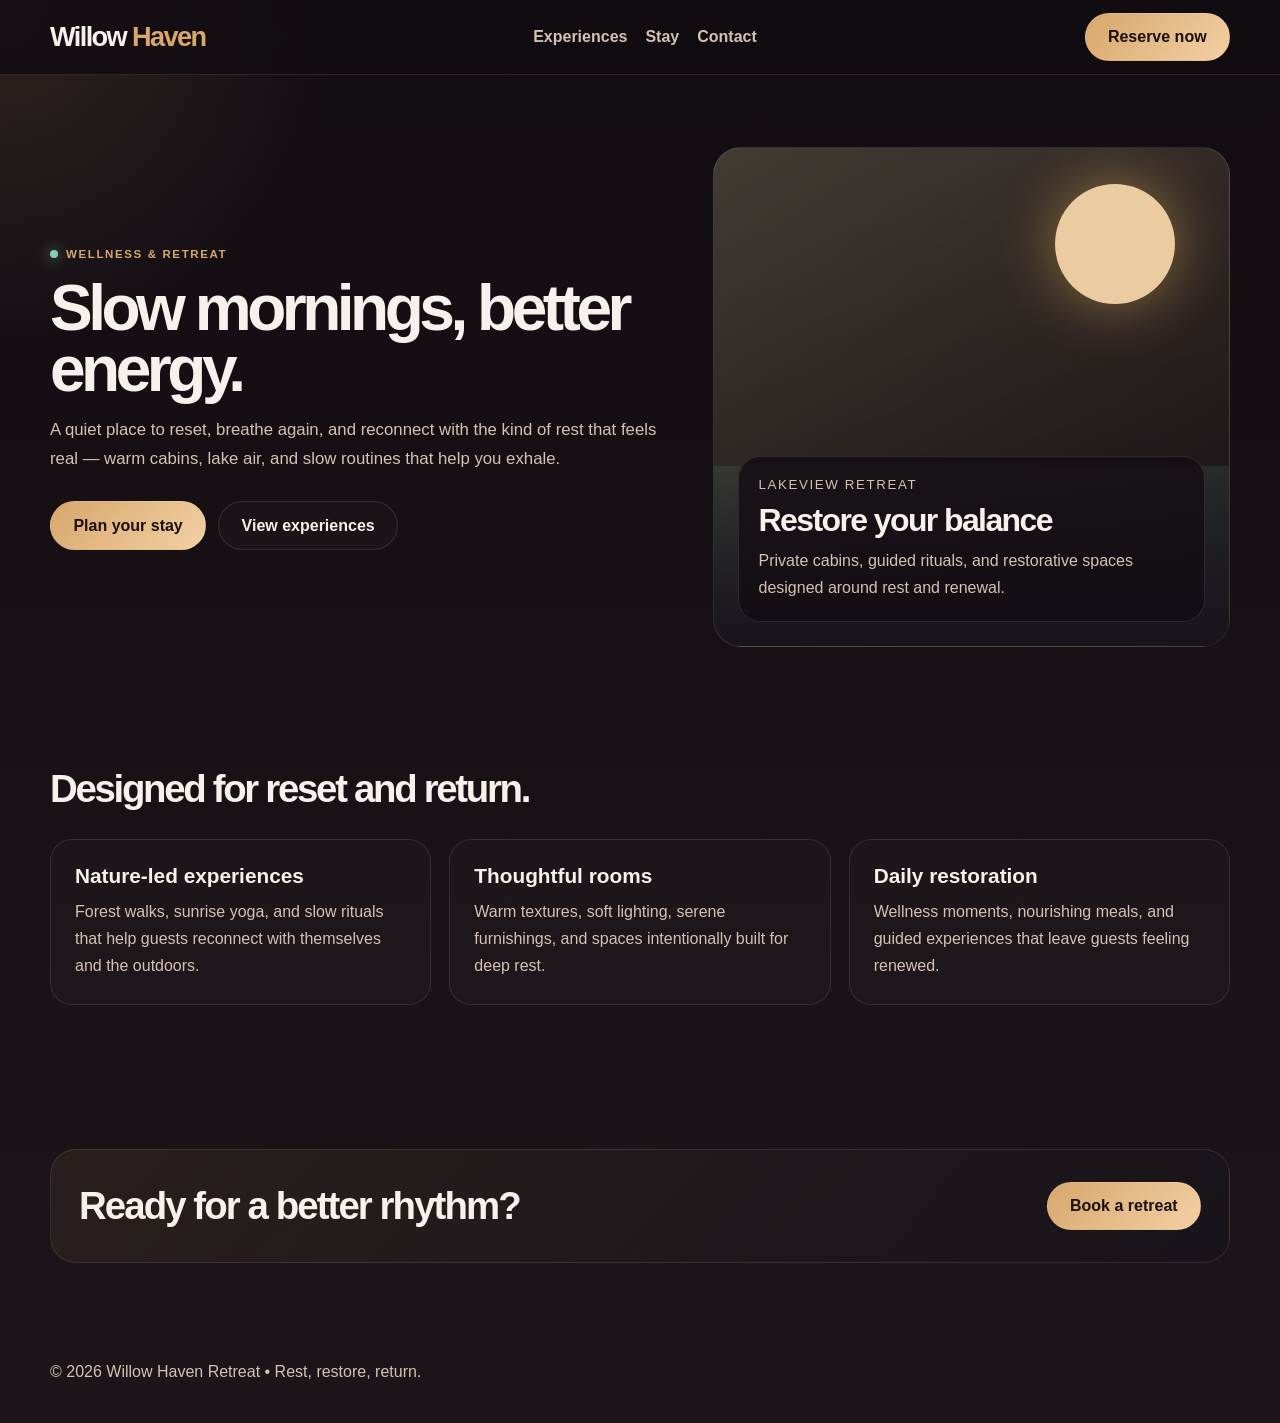
<file: mockups/retreat/index.html>
<!DOCTYPE html>
<html lang="en">
  <head>
    <meta charset="UTF-8" />
    <meta name="viewport" content="width=device-width, initial-scale=1.0" />
    <title>Willow Haven Retreat</title>
    <style>
      :root {
        --bg: #120d13;
        --bg-2: #1d1519;
        --panel: rgba(31, 24, 28, 0.9);
        --text: #f7f0eb;
        --muted: #d5c2b3;
        --line: rgba(255,220,190,0.12);
        --accent: #d8a76c;
        --accent-2: #88cdb8;
        --shadow: rgba(0,0,0,0.25);
      }
      * { box-sizing: border-box; }
      body {
        margin: 0;
        font-family: Arial, sans-serif;
        color: var(--text);
        background:
          radial-gradient(circle at top left, rgba(216,167,108,0.15), transparent 18%),
          linear-gradient(180deg, var(--bg) 0%, var(--bg-2) 100%);
      }
      a { color: inherit; text-decoration: none; }
      .container { width: min(1180px, calc(100% - 40px)); margin: 0 auto; }
      .topbar {
        position: sticky; top: 0; z-index: 20; background: rgba(18, 13, 19, 0.82); backdrop-filter: blur(16px); border-bottom: 1px solid var(--line);
      }
      .topbar-inner { min-height: 74px; display: flex; align-items: center; justify-content: space-between; gap: 18px; }
      .brand { font-size: 1.7rem; font-weight: 900; letter-spacing: -0.06em; }
      .brand span { color: var(--accent); }
      .nav { display: flex; gap: 18px; color: var(--muted); font-weight: 700; }
      .nav a:hover { color: var(--text); }
      .btn {
        display: inline-flex; align-items: center; justify-content: center; border-radius: 999px; padding: 0.9rem 1.4rem; font-weight: 800; border: 1px solid transparent;
      }
      .btn.primary { background: linear-gradient(135deg, var(--accent), #f2d0a4); color: #1b100d; }
      .btn.secondary { border-color: var(--line); color: var(--text); background: rgba(255,255,255,0.02); }
      .hero { padding: 72px 0 48px; }
      .hero-grid { display: grid; grid-template-columns: 1.1fr 0.9fr; gap: 30px; align-items: center; }
      .eyebrow {
        display: inline-flex; align-items: center; gap: 8px; margin-bottom: 18px; font-size: 0.72rem; letter-spacing: 0.14em; text-transform: uppercase; font-weight: 800; color: var(--accent);
      }
      .eyebrow::before {
        content: ""; width: 8px; height: 8px; border-radius: 50%; background: var(--accent-2); box-shadow: 0 0 14px rgba(136,205,184,0.8);
      }
      h1 { margin: 0 0 14px; font-size: clamp(2.9rem, 5vw, 5.3rem); line-height: 0.96; letter-spacing: -0.07em; }
      .lead { margin: 0; color: var(--muted); line-height: 1.75; font-size: 1.05rem; }
      .cta-row { display: flex; flex-wrap: wrap; gap: 12px; margin-top: 28px; }
      .photo-panel {
        position: relative; min-height: 500px; border: 1px solid var(--line); border-radius: 28px; overflow: hidden;
        background: linear-gradient(160deg, rgba(216,167,108,0.18), rgba(18,13,19,0.8)), linear-gradient(120deg, rgba(136,205,184,0.12), rgba(30,22,27,0.8));
      }
      .sun { position: absolute; top: 36px; right: 54px; width: 120px; height: 120px; border-radius: 50%; background: rgba(255,222,174,0.9); box-shadow: 0 0 60px rgba(255, 198, 96, 0.45); }
      .lake { position: absolute; left: 0; right: 0; bottom: 0; height: 180px; background: linear-gradient(180deg, rgba(136,205,184,0.1), rgba(24,20,28,0.96)); }
      .info-card { position: absolute; left: 24px; right: 24px; bottom: 24px; padding: 20px; border: 1px solid var(--line); border-radius: 22px; background: rgba(18,13,19,0.8); box-shadow: var(--shadow); }
      .info-card small { display: block; color: var(--muted); letter-spacing: 0.12em; text-transform: uppercase; }
      .info-card h3 { margin: 10px 0 8px; font-size: 2rem; letter-spacing: -0.05em; }
      .info-card p { margin: 0; color: var(--muted); line-height: 1.7; }
      .section { padding: 72px 0; }
      .section-head { margin-bottom: 28px; }
      .section-head h2 { margin: 0; font-size: clamp(2rem, 3vw, 3.2rem); letter-spacing: -0.06em; }
      .features { display: grid; grid-template-columns: repeat(3, 1fr); gap: 18px; }
      .feature { border: 1px solid var(--line); border-radius: 22px; padding: 24px; background: rgba(255,255,255,0.02); }
      .feature h4 { margin: 0 0 10px; font-size: 1.3rem; }
      .feature p { margin: 0; color: var(--muted); line-height: 1.7; }
      .cta-box { display: flex; justify-content: space-between; align-items: center; gap: 18px; padding: 32px 28px; border: 1px solid var(--line); border-radius: 26px; background: linear-gradient(135deg, rgba(216,167,108,0.08), rgba(24,20,27,0.9)); }
      .cta-box h3 { margin: 0; font-size: clamp(1.8rem,3vw,2.8rem); letter-spacing: -0.05em; }
      footer { padding: 28px 0 42px; color: var(--muted); }
      @media (max-width: 820px) { .hero-grid, .features { grid-template-columns: 1fr; } .topbar-inner, .cta-box { flex-direction: column; align-items: flex-start; } }
    </style>
  </head>
  <body>
    <header class="topbar">
      <div class="container topbar-inner">
        <div class="brand">Willow <span>Haven</span></div>
        <nav class="nav" aria-label="Main navigation">
          <a href="#experiences">Experiences</a>
          <a href="#stay">Stay</a>
          <a href="#contact">Contact</a>
        </nav>
        <a href="#contact" class="btn primary">Reserve now</a>
      </div>
    </header>

    <main>
      <section class="hero">
        <div class="container hero-grid">
          <div>
            <div class="eyebrow">Wellness & retreat</div>
            <h1>Slow mornings, better energy.</h1>
            <p class="lead">A quiet place to reset, breathe again, and reconnect with the kind of rest that feels real — warm cabins, lake air, and slow routines that help you exhale.</p>
            <div class="cta-row">
              <a href="#contact" class="btn primary">Plan your stay</a>
              <a href="#experiences" class="btn secondary">View experiences</a>
            </div>
          </div>
          <div class="photo-panel" aria-label="Retreat hero scene">
            <div class="sun"></div>
            <div class="lake"></div>
            <div class="info-card">
              <small>Lakeview retreat</small>
              <h3>Restore your balance</h3>
              <p>Private cabins, guided rituals, and restorative spaces designed around rest and renewal.</p>
            </div>
          </div>
        </div>
      </section>

      <section class="section" id="experiences">
        <div class="container">
          <div class="section-head">
            <h2>Designed for reset and return.</h2>
          </div>
          <div class="features">
            <article class="feature">
              <h4>Nature-led experiences</h4>
              <p>Forest walks, sunrise yoga, and slow rituals that help guests reconnect with themselves and the outdoors.</p>
            </article>
            <article class="feature">
              <h4>Thoughtful rooms</h4>
              <p>Warm textures, soft lighting, serene furnishings, and spaces intentionally built for deep rest.</p>
            </article>
            <article class="feature">
              <h4>Daily restoration</h4>
              <p>Wellness moments, nourishing meals, and guided experiences that leave guests feeling renewed.</p>
            </article>
          </div>
        </div>
      </section>

      <section class="section" id="stay">
        <div class="container">
          <div class="cta-box">
            <h3>Ready for a better rhythm?</h3>
            <a href="mailto:hello@willowhaven.example" class="btn primary">Book a retreat</a>
          </div>
        </div>
      </section>
    </main>

    <footer>
      <div class="container">© 2026 Willow Haven Retreat • Rest, restore, return.</div>
    </footer>
  </body>
</html>
</file>
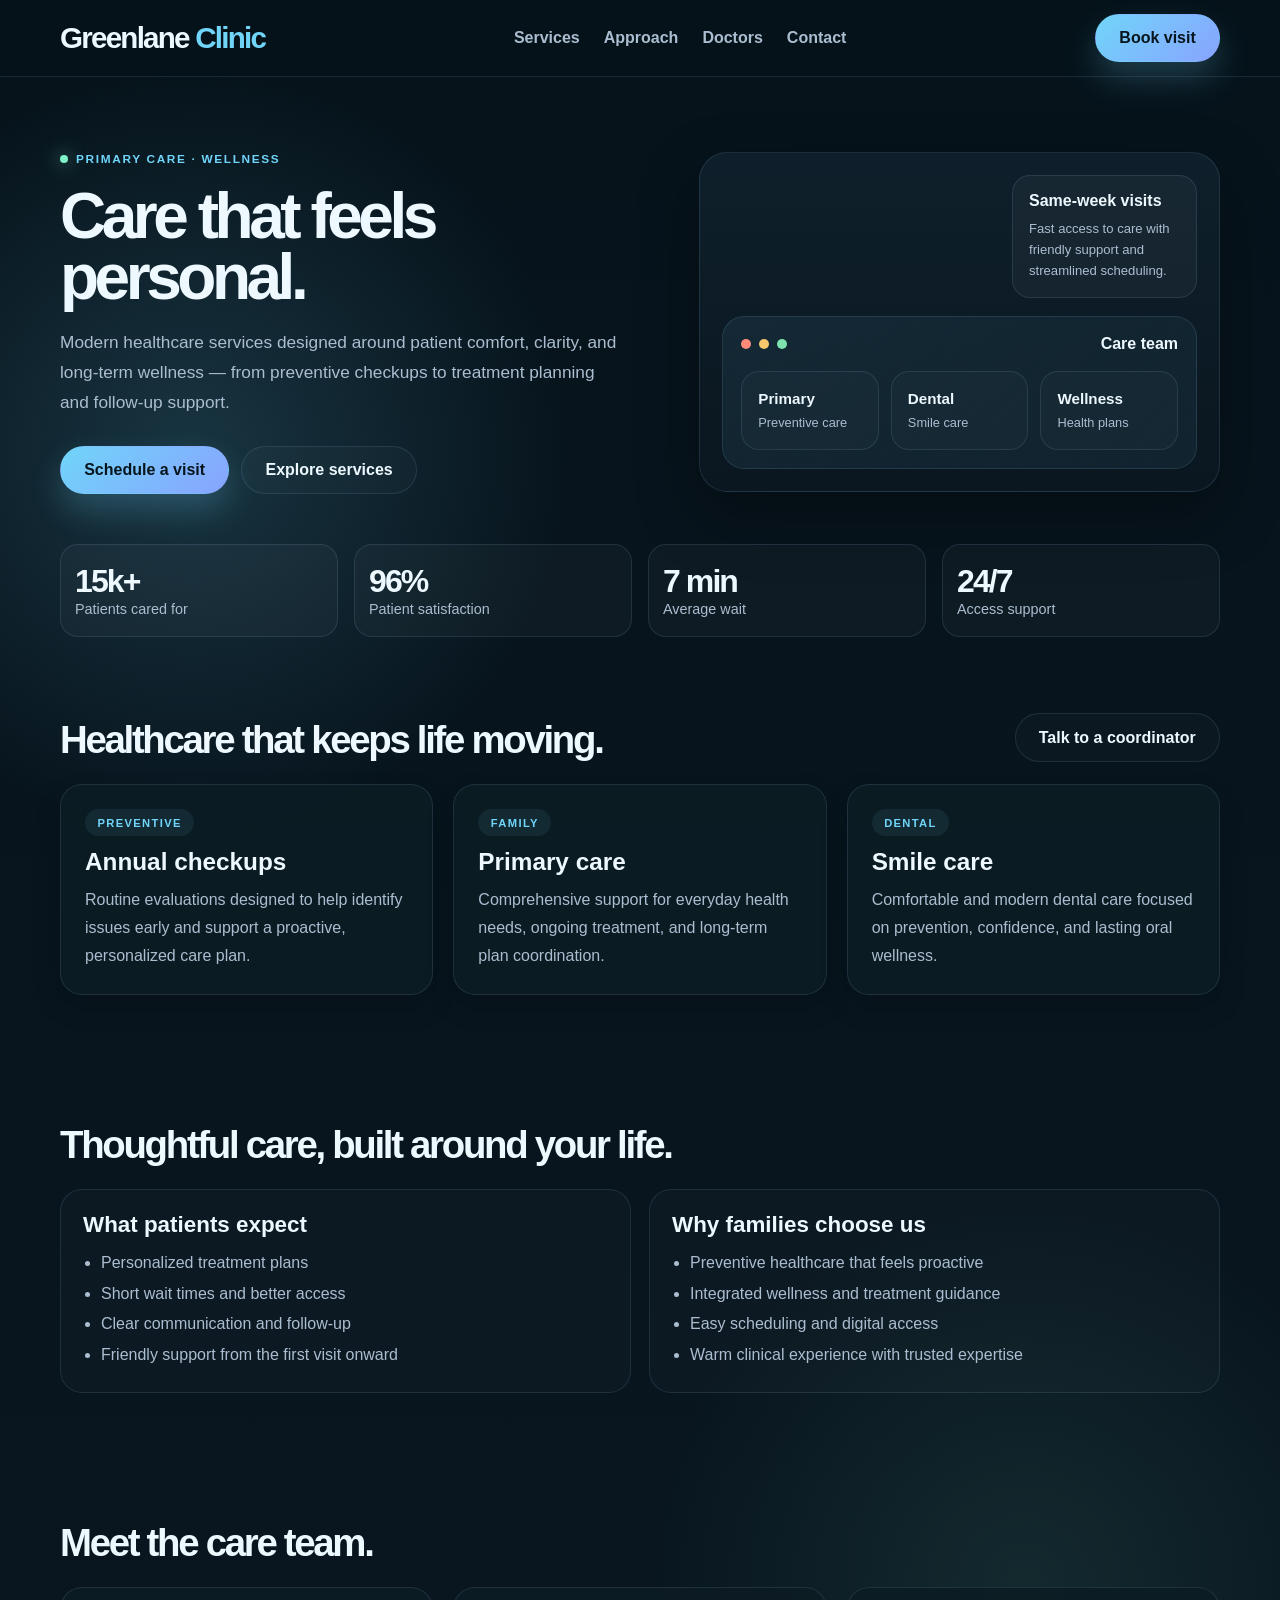
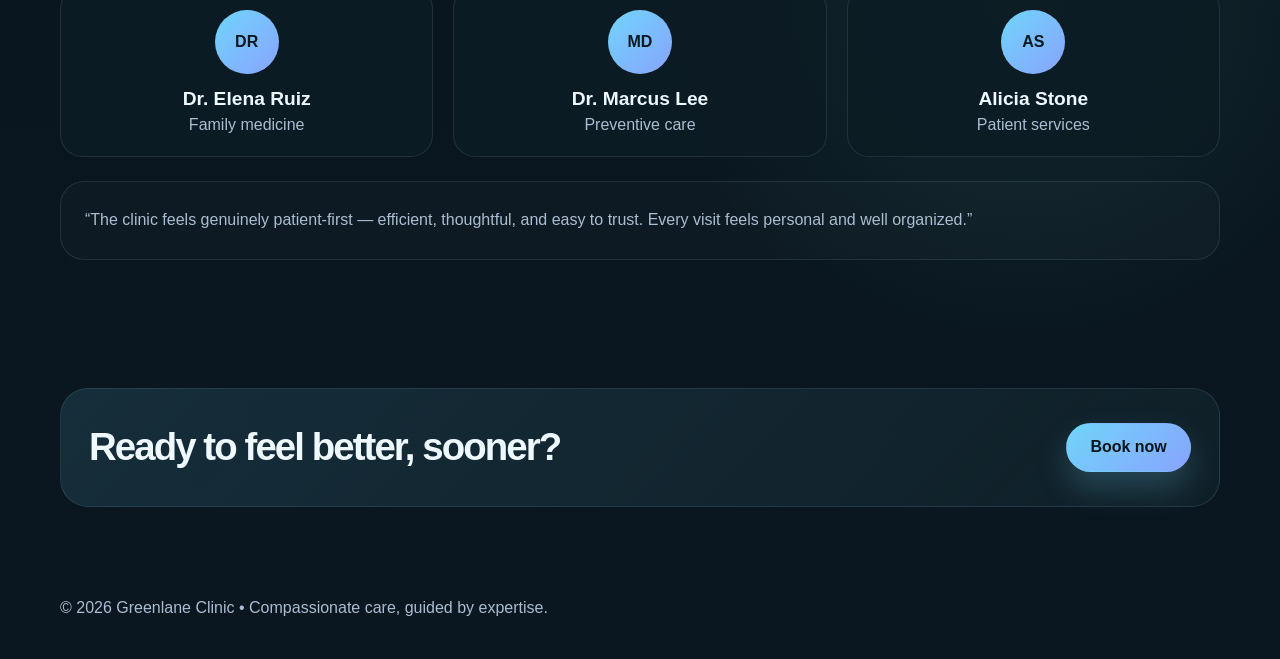
<file: mockups/wellness/index.html>
<!DOCTYPE html>
<html lang="en">
  <head>
    <meta charset="UTF-8" />
    <meta name="viewport" content="width=device-width, initial-scale=1.0" />
    <title>Greenlane Clinic</title>
    <style>
      :root {
        --bg: #06131b;
        --bg-2: #0d1f2b;
        --panel: rgba(13, 28, 38, 0.9);
        --panel-strong: #112630;
        --card: #0d1d29;
        --card-soft: #0f2432;
        --line: rgba(165, 211, 255, 0.12);
        --text: #edf8ff;
        --muted: #abbdd0;
        --primary: #70d5f9;
        --primary-2: #88a3ff;
        --accent: #7ff2c7;
        --gold: #d1ae74;
        --shadow: 0 24px 60px rgba(0,0,0,0.35);
      }
      * { box-sizing: border-box; }
      html { scroll-behavior: smooth; }
      body {
        margin: 0;
        font-family: Arial, sans-serif;
        color: var(--text);
        background:
          radial-gradient(circle at 15% 20%, rgba(112, 213, 249, 0.17), transparent 18%),
          radial-gradient(circle at 80% 70%, rgba(127, 242, 199, 0.09), transparent 20%),
          linear-gradient(180deg, var(--bg) 0%, #0a1721 100%);
      }
      a { color: inherit; text-decoration: none; }
      .container { width: min(1160px, calc(100% - 40px)); margin: 0 auto; }
      .topbar {
        position: sticky; top: 0; z-index: 20;
        backdrop-filter: blur(18px);
        background: rgba(6, 19, 27, 0.7);
        border-bottom: 1px solid var(--line);
      }
      .topbar-inner {
        min-height: 76px; display: flex; align-items: center; justify-content: space-between; gap: 18px;
      }
      .brand { font-size: 1.85rem; font-weight: 900; letter-spacing: -0.06em; }
      .brand span { color: var(--primary); }
      .nav { display: flex; gap: 24px; font-weight: 700; color: var(--muted); }
      .nav a:hover { color: var(--text); }
      .btn {
        display: inline-flex; align-items: center; justify-content: center; padding: 0.9rem 1.45rem; border-radius: 999px; font-weight: 800; border: 1px solid transparent; transition: transform 0.2s ease, box-shadow 0.2s ease;
      }
      .btn:hover { transform: translateY(-2px); }
      .btn.primary {
        background: linear-gradient(135deg, var(--primary), var(--primary-2));
        color: #07161d; box-shadow: 0 16px 32px rgba(112, 213, 249, 0.22);
      }
      .btn.secondary {
        background: rgba(255,255,255,0.02); border-color: var(--line); color: var(--text);
      }
      .hero { padding: 72px 0 32px; }
      .hero-grid { display: grid; grid-template-columns: 1.08fr 0.92fr; gap: 28px; align-items: center; }
      .eyebrow {
        display: inline-flex; align-items: center; gap: 8px; font-size: 0.74rem; letter-spacing: 0.14em; text-transform: uppercase; font-weight: 800; color: var(--primary);
        margin-bottom: 20px;
      }
      .eyebrow::before {
        content: ""; width: 8px; height: 8px; border-radius: 50%; background: var(--accent); box-shadow: 0 0 18px rgba(127,242,199,0.8);
      }
      h1 { margin: 0 0 18px; font-size: clamp(2.8rem, 5vw, 5.3rem); line-height: 0.96; letter-spacing: -0.07em; }
      .lead { margin: 0; max-width: 560px; color: var(--muted); font-size: 1.08rem; line-height: 1.75; }
      .cta-row { display: flex; gap: 12px; flex-wrap: wrap; margin-top: 28px; }
      .hero-card {
        background: linear-gradient(180deg, rgba(15, 33, 44, 0.96), rgba(11, 23, 32, 0.96));
        border: 1px solid var(--line); border-radius: 28px; padding: 22px; box-shadow: var(--shadow);
      }
      .mini-card {
        width: 185px; margin-left: auto; margin-bottom: 18px; background: rgba(255,255,255,0.04); border: 1px solid var(--line); border-radius: 18px; padding: 16px;
      }
      .mini-card h3 { margin: 0 0 8px; font-size: 1rem; }
      .mini-card p { margin: 0; font-size: 0.82rem; line-height: 1.6; color: var(--muted); }
      .doctor-panel {
        padding: 18px; border-radius: 22px; background: linear-gradient(135deg, rgba(112, 213, 249, 0.08), rgba(17, 36, 47, 0.98)); border: 1px solid var(--line);
      }
      .panel-head {
        display: flex; justify-content: space-between; align-items: center; font-weight: 700; margin-bottom: 18px;
      }
      .dots { display: flex; gap: 8px; }
      .dots span { width: 10px; height: 10px; border-radius: 50%; display: block; }
      .dots span:nth-child(1) { background: #ff8a7a; }
      .dots span:nth-child(2) { background: #f7c86c; }
      .dots span:nth-child(3) { background: #7ee2ad; }
      .services-mini { display: grid; grid-template-columns: repeat(3, 1fr); gap: 12px; }
      .tile {
        background: rgba(255,255,255,0.02); border: 1px solid var(--line); border-radius: 18px; padding: 18px 16px;
      }
      .tile strong { display: block; margin-bottom: 6px; font-size: 0.95rem; }
      .tile span { color: var(--muted); font-size: 0.8rem; }
      .stats { display: grid; grid-template-columns: repeat(4, 1fr); gap: 16px; padding: 18px 0 12px; }
      .stat { background: rgba(255,255,255,0.03); border: 1px solid var(--line); border-radius: 18px; padding: 18px 14px; }
      .stat strong { display: block; font-size: 2rem; letter-spacing: -0.06em; }
      .stat span { color: var(--muted); font-size: 0.9rem; }
      .section { padding: 64px 0; }
      .section-head { display: flex; align-items: end; justify-content: space-between; gap: 16px; margin-bottom: 22px; }
      .section-head h2 { margin: 0; font-size: clamp(2rem, 3vw, 3.2rem); letter-spacing: -0.06em; }
      .cards { display: grid; grid-template-columns: repeat(3, 1fr); gap: 20px; }
      .card {
        background: rgba(13, 28, 36, 0.9); border: 1px solid var(--line); border-radius: 22px; padding: 24px; box-shadow: 0 12px 28px rgba(0,0,0,0.15);
      }
      .chip {
        display: inline-block; margin-bottom: 12px; padding: 0.48rem 0.78rem; border-radius: 999px; font-size: 0.7rem; letter-spacing: 0.12em; text-transform: uppercase; font-weight: 800; background: rgba(112,213,249,0.08); color: var(--primary);
      }
      .card h3 { margin: 0 0 10px; font-size: 1.52rem; }
      .card p { margin: 0; color: var(--muted); line-height: 1.75; }
      .feature-grid {
        display: grid; grid-template-columns: 1fr 1fr; gap: 18px; margin-top: 10px;
      }
      .feature-panel {
        background: rgba(255,255,255,0.02); border: 1px solid var(--line); border-radius: 22px; padding: 22px;
      }
      .feature-panel h3 { margin: 0 0 10px; font-size: 1.4rem; }
      .feature-panel ul { margin: 0; padding-left: 18px; color: var(--muted); line-height: 1.9; }
      .team-grid { display: grid; grid-template-columns: repeat(3, 1fr); gap: 20px; }
      .team-card {
        background: rgba(13, 28, 36, 0.9); border: 1px solid var(--line); border-radius: 22px; padding: 22px; text-align: center;
      }
      .avatar {
        width: 64px; height: 64px; border-radius: 50%; margin: 0 auto 14px; background: linear-gradient(135deg, var(--primary), var(--primary-2)); color: #071a25; display: grid; place-items: center; font-weight: 900;
      }
      .team-card h4 { margin: 0 0 6px; font-size: 1.2rem; }
      .team-card p { margin: 0; color: var(--muted); }
      .quote-box {
        margin-top: 24px; background: rgba(255,255,255,0.02); border: 1px solid var(--line); border-radius: 24px; padding: 24px; color: var(--muted); line-height: 1.8;
      }
      .cta-box {
        display: flex; justify-content: space-between; align-items: center; gap: 16px; padding: 34px 28px; background: linear-gradient(135deg, rgba(112,213,249,0.12), rgba(16,32,40,0.95)); border: 1px solid var(--line); border-radius: 28px;
      }
      .cta-box h3 { margin: 0; font-size: clamp(1.8rem, 3vw, 2.9rem); letter-spacing: -0.05em; }
      footer { padding: 28px 0 42px; color: var(--muted); }
      @media (max-width: 820px) {
        .hero-grid, .cards, .stats, .services-mini, .feature-grid, .team-grid { grid-template-columns: 1fr; }
        .topbar-inner, .section-head, .cta-box { flex-direction: column; align-items: flex-start; }
        .nav { flex-wrap: wrap; gap: 10px 16px; }
      }
    </style>
  </head>
  <body>
    <header class="topbar">
      <div class="container topbar-inner">
        <div class="brand">Greenlane <span>Clinic</span></div>
        <nav class="nav" aria-label="Main navigation">
          <a href="#services">Services</a>
          <a href="#approach">Approach</a>
          <a href="#team">Doctors</a>
          <a href="#contact">Contact</a>
        </nav>
        <a href="#contact" class="btn primary">Book visit</a>
      </div>
    </header>

    <main>
      <section class="hero">
        <div class="container hero-grid">
          <div>
            <div class="eyebrow">Primary care · wellness</div>
            <h1>Care that feels personal.</h1>
            <p class="lead">Modern healthcare services designed around patient comfort, clarity, and long-term wellness — from preventive checkups to treatment planning and follow-up support.</p>
            <div class="cta-row">
              <a href="#contact" class="btn primary">Schedule a visit</a>
              <a href="#services" class="btn secondary">Explore services</a>
            </div>
          </div>

          <div class="hero-card">
            <div class="mini-card">
              <h3>Same-week visits</h3>
              <p>Fast access to care with friendly support and streamlined scheduling.</p>
            </div>
            <div class="doctor-panel">
              <div class="panel-head">
                <div class="dots"><span></span><span></span><span></span></div>
                <strong>Care team</strong>
              </div>
              <div class="services-mini">
                <div class="tile"><strong>Primary</strong><span>Preventive care</span></div>
                <div class="tile"><strong>Dental</strong><span>Smile care</span></div>
                <div class="tile"><strong>Wellness</strong><span>Health plans</span></div>
              </div>
            </div>
          </div>
        </div>
      </section>

      <div class="container stats">
        <div class="stat"><strong>15k+</strong><span>Patients cared for</span></div>
        <div class="stat"><strong>96%</strong><span>Patient satisfaction</span></div>
        <div class="stat"><strong>7 min</strong><span>Average wait</span></div>
        <div class="stat"><strong>24/7</strong><span>Access support</span></div>
      </div>

      <section class="section" id="services">
        <div class="container">
          <div class="section-head">
            <h2>Healthcare that keeps life moving.</h2>
            <a href="#contact" class="btn secondary">Talk to a coordinator</a>
          </div>

          <div class="cards">
            <article class="card">
              <span class="chip">Preventive</span>
              <h3>Annual checkups</h3>
              <p>Routine evaluations designed to help identify issues early and support a proactive, personalized care plan.</p>
            </article>
            <article class="card">
              <span class="chip">Family</span>
              <h3>Primary care</h3>
              <p>Comprehensive support for everyday health needs, ongoing treatment, and long-term plan coordination.</p>
            </article>
            <article class="card">
              <span class="chip">Dental</span>
              <h3>Smile care</h3>
              <p>Comfortable and modern dental care focused on prevention, confidence, and lasting oral wellness.</p>
            </article>
          </div>
        </div>
      </section>

      <section class="section" id="approach">
        <div class="container">
          <div class="section-head">
            <h2>Thoughtful care, built around your life.</h2>
          </div>
          <div class="feature-grid">
            <div class="feature-panel">
              <h3>What patients expect</h3>
              <ul>
                <li>Personalized treatment plans</li>
                <li>Short wait times and better access</li>
                <li>Clear communication and follow-up</li>
                <li>Friendly support from the first visit onward</li>
              </ul>
            </div>
            <div class="feature-panel">
              <h3>Why families choose us</h3>
              <ul>
                <li>Preventive healthcare that feels proactive</li>
                <li>Integrated wellness and treatment guidance</li>
                <li>Easy scheduling and digital access</li>
                <li>Warm clinical experience with trusted expertise</li>
              </ul>
            </div>
          </div>
        </div>
      </section>

      <section class="section" id="team">
        <div class="container">
          <div class="section-head">
            <h2>Meet the care team.</h2>
          </div>
          <div class="team-grid">
            <div class="team-card">
              <div class="avatar">DR</div>
              <h4>Dr. Elena Ruiz</h4>
              <p>Family medicine</p>
            </div>
            <div class="team-card">
              <div class="avatar">MD</div>
              <h4>Dr. Marcus Lee</h4>
              <p>Preventive care</p>
            </div>
            <div class="team-card">
              <div class="avatar">AS</div>
              <h4>Alicia Stone</h4>
              <p>Patient services</p>
            </div>
          </div>
          <div class="quote-box">
            “The clinic feels genuinely patient-first — efficient, thoughtful, and easy to trust. Every visit feels personal and well organized.”
          </div>
        </div>
      </section>

      <section class="section" id="contact">
        <div class="container">
          <div class="cta-box">
            <h3>Ready to feel better, sooner?</h3>
            <a href="mailto:hello@greenlaneclinic.example" class="btn primary">Book now</a>
          </div>
        </div>
      </section>
    </main>

    <footer>
      <div class="container">© 2026 Greenlane Clinic • Compassionate care, guided by expertise.</div>
    </footer>
  </body>
</html>
</file>
<file: style.css>
@import url('https://fonts.googleapis.com/css2?family=DM+Mono:wght@400;500&family=Manrope:wght@400;500;600;700;800&display=swap');

:root {
  --bg: #120d13;
  --bg-soft: #1b1419;
  --panel: #1e171d;
  --panel-alt: #231d22;
  --panel-deep: #171115;
  --text: #f5efe8;
  --muted: #d9cab8;
  --muted-2: #b99e82;
  --line: rgba(255, 230, 205, 0.12);
  --accent: #d8a76c;
  --accent-2: #b999ff;
  --accent-3: #7dc4b7;
  --shadow: rgba(10, 8, 12, 0.52);
  --radius: 20px;
  --container: 1180px;
  --sans: "Manrope", "Segoe UI", sans-serif;
  --mono: "DM Mono", monospace;
}

* { box-sizing: border-box; }

html {
  scroll-behavior: smooth;
  scroll-padding-top: 90px;
}

body {
  margin: 0;
  background:
    radial-gradient(circle at top left, rgba(216, 167, 108, 0.18), transparent 20%),
    radial-gradient(circle at bottom right, rgba(185, 153, 255, 0.15), transparent 24%),
    linear-gradient(180deg, var(--bg) 0%, #171217 100%);
  color: var(--text);
  font-family: var(--sans);
  line-height: 1.7;
  -webkit-font-smoothing: antialiased;
  text-rendering: optimizeLegibility;
}

body::before {
  content: "";
  position: fixed;
  inset: 0;
  pointer-events: none;
  background: linear-gradient(135deg, rgba(255,255,255,0.02), transparent 35%, rgba(255,255,255,0.01));
  z-index: -1;
}

a {
  color: inherit;
  text-decoration: none;
}

img {
  max-width: 100%;
  display: block;
}

button,
input,
textarea,
select {
  font: inherit;
}

.container {
  width: min(var(--container), calc(100% - 48px));
  margin-inline: auto;
}

.section {
  padding-block: 100px;
}

.eyebrow {
  margin: 0 0 22px;
  font-family: var(--mono);
  font-size: 11px;
  letter-spacing: 0.18em;
  text-transform: uppercase;
  color: var(--accent);
  font-weight: 500;
}

.eyebrow.small {
  font-size: 10px;
}

.status-dot {
  display: inline-block;
  width: 8px;
  height: 8px;
  border-radius: 50%;
  background: var(--accent);
  margin-right: 8px;
  vertical-align: middle;
  box-shadow: 0 0 14px rgba(216, 167, 108, 0.8);
}

.site-header {
  position: sticky;
  top: 0;
  z-index: 50;
  background: rgba(18, 13, 19, 0.8);
  backdrop-filter: blur(14px);
  border-bottom: 1px solid var(--line);
}

.nav {
  height: 76px;
  display: flex;
  align-items: center;
  justify-content: space-between;
  gap: 18px;
}

.brand {
  display: inline-flex;
  align-items: center;
  gap: 10px;
  font-size: 20px;
  font-weight: 800;
  letter-spacing: -0.06em;
}

.brand-mark {
  display: grid;
  place-items: center;
  width: 36px;
  height: 36px;
  border-radius: 12px;
  border: 1px solid rgba(216, 167, 108, 0.38);
  background: rgba(216, 167, 108, 0.08);
  color: var(--accent);
  font-family: var(--mono);
  font-size: 11px;
}

.brand .accent {
  color: var(--accent);
}

.nav-links {
  display: flex;
  align-items: center;
  gap: 28px;
  color: var(--muted);
  font-size: 13px;
  font-weight: 700;
}

.nav-links a {
  transition: color 0.2s ease, opacity 0.2s ease;
}

.nav-links a:hover,
.nav-links a.active {
  color: var(--text);
}

.nav-cta {
  padding: 10px 16px;
  border: 1px solid var(--line);
  border-radius: 999px;
  background: rgba(255, 255, 255, 0.02);
}

.menu-toggle {
  display: none;
  width: 42px;
  height: 42px;
  border: 0;
  background: transparent;
  padding: 8px;
  cursor: pointer;
}

.menu-toggle span {
  display: block;
  width: 22px;
  height: 2px;
  background: var(--text);
  margin: 5px auto;
  border-radius: 2px;
}

.hero {
  min-height: 620px;
  display: grid;
  grid-template-columns: 1.1fr 0.9fr;
  align-items: center;
  gap: 55px;
  padding-top: 90px;
  padding-bottom: 72px;
}

.hero-copy h1 {
  margin: 0;
  font-size: clamp(42px, 5vw, 72px);
  line-height: 1.02;
  letter-spacing: -0.065em;
  font-weight: 800;
}

.gradient-text {
  background: linear-gradient(120deg, #f4c68a 0%, #d9a76c 22%, #d0b3ff 52%, #a9d7cf 100%);
  -webkit-background-clip: text;
  background-clip: text;
  color: transparent;
}

.hero-subtitle {
  margin: 18px 0 0;
  color: var(--muted);
  font-size: 18px;
  font-weight: 600;
}

.hero-subtitle span {
  color: var(--accent);
}

.hero-description {
  max-width: 640px;
  margin-top: 20px;
  color: var(--muted);
  font-size: 17px;
  line-height: 1.7;
}

.hero-actions {
  display: flex;
  flex-wrap: wrap;
  gap: 14px;
  margin-top: 30px;
}

.button {
  display: inline-flex;
  align-items: center;
  justify-content: center;
  gap: 8px;
  min-height: 48px;
  padding: 0 20px;
  border-radius: 999px;
  border: 1px solid transparent;
  font-size: 13px;
  font-weight: 800;
  letter-spacing: 0.02em;
  transition: transform 0.2s ease, border-color 0.2s ease, background 0.2s ease;
  cursor: pointer;
}

.button:hover {
  transform: translateY(-2px);
}

.button-primary {
  background: linear-gradient(135deg, #f1c28d 0%, #d89a5d 35%, #c9aaef 100%);
  color: #200f10;
  box-shadow: 0 16px 28px rgba(216, 167, 108, 0.22);
}

.button-secondary {
  border-color: var(--line);
  background: rgba(255, 255, 255, 0.02);
  color: var(--text);
}

.hero-meta {
  display: flex;
  flex-wrap: wrap;
  gap: 20px;
  margin-top: 36px;
  color: var(--muted);
  font-size: 12px;
  font-weight: 600;
}

.meta-icon {
  color: var(--accent);
  font-size: 16px;
  vertical-align: middle;
  margin-right: 4px;
}

.hero-visual {
  position: relative;
  min-height: 400px;
  display: grid;
  place-items: center;
}

.glass-card {
  position: relative;
  z-index: 2;
  width: min(360px, 80%);
  padding: 24px 22px;
  border: 1px solid rgba(255, 230, 205, 0.12);
  border-radius: 22px;
  background: linear-gradient(180deg, rgba(40, 31, 36, 0.86), rgba(28, 22, 27, 0.8));
  box-shadow: 0 30px 90px rgba(0, 0, 0, 0.3);
}

.mini-label {
  font-family: var(--mono);
  font-size: 10px;
  letter-spacing: 0.16em;
  text-transform: uppercase;
  color: var(--muted-2);
}

.glass-card h2 {
  margin: 12px 0 8px;
  font-size: 32px;
  line-height: 1.1;
  letter-spacing: -0.05em;
}

.glass-card p {
  margin: 0;
  color: var(--muted);
  font-size: 15px;
  line-height: 1.7;
}

.glass-card ul {
  margin: 18px 0 0;
  padding-left: 18px;
  color: var(--text);
  font-size: 14px;
  line-height: 1.9;
}

.orb {
  position: absolute;
  border-radius: 50%;
  border: 1px solid rgba(216, 167, 108, 0.18);
}

.orb-one {
  width: 390px;
  height: 390px;
  right: -30px;
  top: 16px;
  background: rgba(185, 153, 255, 0.08);
}

.orb-two {
  width: 260px;
  height: 260px;
  left: 0;
  bottom: 18px;
  background: rgba(125, 196, 183, 0.08);
}

.trust-bar {
  display: grid;
  grid-template-columns: repeat(4, minmax(0, 1fr));
  border-block: 1px solid var(--line);
  padding-block: 25px;
  gap: 20px;
}

.stat-item {
  display: flex;
  align-items: center;
  gap: 12px;
  padding-left: 20px;
  border-right: 1px solid var(--line);
}

.trust-bar > .stat-item:last-child {
  border-right: none;
}

.stat-item strong {
  font-size: 28px;
  letter-spacing: -0.05em;
}

.stat-item span {
  color: var(--muted);
  font-size: 12px;
  font-weight: 700;
}

.section-heading {
  margin-bottom: 46px;
}

.section-heading h2 {
  margin: 0;
  font-size: clamp(28px, 3vw, 46px);
  line-height: 1.12;
  letter-spacing: -0.055em;
  font-weight: 800;
}

.about-grid {
  display: grid;
  grid-template-columns: 1fr 360px;
  gap: 60px;
  align-items: start;
}

.about-copy {
  font-size: 18px;
  color: var(--muted);
}

.about-copy p {
  margin: 0 0 18px;
}

.about-panel {
  border: 1px solid var(--line);
  border-radius: 20px;
  background: rgba(255, 255, 255, 0.02);
  overflow: hidden;
}

.panel-row {
  display: flex;
  justify-content: space-between;
  gap: 16px;
  padding: 18px 18px;
  border-bottom: 1px solid var(--line);
}

.panel-row:last-child {
  border-bottom: none;
}

.panel-row span {
  color: var(--muted-2);
  font-size: 12px;
  letter-spacing: 0.08em;
  text-transform: uppercase;
  font-weight: 700;
}

.panel-row strong {
  font-size: 17px;
  letter-spacing: -0.04em;
}

.services-grid {
  display: grid;
  grid-template-columns: repeat(4, minmax(0, 1fr));
  gap: 18px;
}

.service-card {
  border: 1px solid var(--line);
  border-radius: 18px;
  padding: 24px 20px;
  background: rgba(255, 255, 255, 0.02);
}

.service-icon {
  display: inline-flex;
  align-items: center;
  justify-content: center;
  width: 42px;
  height: 42px;
  border-radius: 12px;
  background: rgba(216, 167, 108, 0.09);
  color: var(--accent);
  font-family: var(--mono);
  font-size: 15px;
  font-weight: 700;
}

.service-card h3 {
  margin: 18px 0 10px;
  font-size: 22px;
  letter-spacing: -0.04em;
}

.service-card p {
  margin: 0;
  color: var(--muted);
  font-size: 14px;
  line-height: 1.7;
}

.skills-wrap {
  display: flex;
  flex-wrap: wrap;
  gap: 10px;
}

.skills-wrap span {
  display: inline-flex;
  align-items: center;
  padding: 8px 12px;
  border: 1px solid var(--line);
  border-radius: 999px;
  background: rgba(255, 255, 255, 0.02);
  color: var(--text);
  font-size: 12px;
  font-weight: 700;
}

.projects-grid {
  display: grid;
  grid-template-columns: repeat(2, minmax(0, 1fr));
  gap: 22px;
}

.project-card {
  border: 1px solid var(--line);
  border-radius: 20px;
  padding: 18px;
  background: linear-gradient(180deg, rgba(31, 24, 28, 0.95), rgba(20, 16, 20, 0.9));
  transition: transform 0.2s ease, border-color 0.2s ease, box-shadow 0.2s ease;
  box-shadow: 0 8px 24px rgba(0,0,0,0.12);
}

.project-card:hover {
  transform: translateY(-4px);
  border-color: rgba(216, 167, 108, 0.25);
  box-shadow: 0 18px 36px rgba(0,0,0,0.18);
}

.project-topline {
  display: flex;
  align-items: center;
  justify-content: space-between;
  margin-bottom: 12px;
}

.tag {
  display: inline-flex;
  align-items: center;
  border: 1px solid var(--line);
  border-radius: 999px;
  padding: 5px 9px;
  font-family: var(--mono);
  font-size: 9px;
  letter-spacing: 0.12em;
  text-transform: uppercase;
  color: var(--muted-2);
}

.tag-primary {
  background: rgba(216, 167, 108, 0.08);
  color: var(--accent);
}

.project-card h3 {
  margin: 0 0 8px;
  font-size: 28px;
  letter-spacing: -0.05em;
}

.project-card p {
  margin: 0 0 14px;
  color: var(--muted);
  line-height: 1.7;
}

.project-card ul {
  margin: 0 0 16px;
  padding-left: 18px;
  color: var(--text);
  line-height: 1.9;
}

.project-actions {
  display: flex;
  flex-wrap: wrap;
  gap: 10px;
  margin-top: 8px;
}

.project-actions .button {
  min-width: 150px;
}

.credentials-grid {
  display: grid;
  grid-template-columns: repeat(3, minmax(0, 1fr));
  gap: 18px;
}

.credential-card {
  padding: 24px 20px;
  border: 1px solid var(--line);
  border-radius: 18px;
  background: rgba(255, 255, 255, 0.02);
}

.credential-label {
  display: inline-block;
  font-family: var(--mono);
  font-size: 9px;
  letter-spacing: 0.12em;
  text-transform: uppercase;
  color: var(--muted-2);
  margin-bottom: 12px;
}

.credential-card h3 {
  margin: 0 0 8px;
  font-size: 24px;
  letter-spacing: -0.05em;
}

.credential-card p {
  margin: 0;
  color: var(--muted);
  line-height: 1.7;
}

.contact-panel {
  position: relative;
  overflow: hidden;
  display: grid;
  gap: 22px;
  padding: 52px 26px;
  border: 1px solid rgba(216, 167, 108, 0.2);
  border-radius: 30px;
  background: linear-gradient(135deg, rgba(216, 167, 108, 0.08), rgba(34, 26, 31, 0.76));
}

.contact-panel h2 {
  margin: 0;
  font-size: clamp(32px, 4vw, 54px);
  line-height: 1.06;
  letter-spacing: -0.06em;
}

.contact-actions {
  display: flex;
  flex-wrap: wrap;
  gap: 12px;
}

.contact-meta {
  display: flex;
  flex-wrap: wrap;
  gap: 16px;
  color: var(--muted);
  font-size: 14px;
}

.site-footer {
  border-top: 1px solid var(--line);
  padding: 24px 0 18px;
}

.footer-inner {
  display: flex;
  align-items: center;
  justify-content: space-between;
  gap: 20px;
  color: var(--muted);
}

.footer-inner p {
  margin: 0;
}

.skip-link {
  position: absolute;
  left: -9999px;
  top: auto;
}

.skip-link:focus {
  left: 16px;
  top: 16px;
  z-index: 100;
  padding: 10px 16px;
  background: var(--panel);
  border-radius: 10px;
  border: 1px solid var(--line);
}

.project-dialog {
  width: min(560px, calc(100vw - 32px));
  border: 1px solid var(--line);
  border-radius: 22px;
  background: linear-gradient(180deg, rgba(31,24,28,0.98), rgba(18,13,19,0.98));
  color: var(--text);
  padding: 0;
  box-shadow: 0 28px 80px rgba(0,0,0,0.38);
}

.project-dialog::backdrop {
  background: rgba(9,7,11,0.64);
}

.dialog-header {
  display: flex;
  align-items: center;
  justify-content: space-between;
  padding: 18px 22px 10px;
}

.dialog-header .eyebrow {
  margin-bottom: 0;
}

.dialog-close {
  width: 38px;
  height: 38px;
  border: 1px solid var(--line);
  border-radius: 50%;
  background: transparent;
  color: var(--text);
  font-size: 1.5rem;
  cursor: pointer;
}

.project-dialog h2 {
  margin: 0;
  padding: 0 22px 12px;
  font-size: clamp(28px, 5vw, 38px);
  letter-spacing: -0.05em;
}

#dialogContent {
  padding: 0 22px 18px;
  color: var(--muted);
}

#dialogContent p,
#dialogContent li {
  color: var(--muted);
}

#dialogContent ul {
  margin: 10px 0 0 18px;
  padding-left: 8px;
}

.dialog-done {
  margin: 0 22px 20px;
}

.toast {
  position: fixed;
  left: 50%;
  bottom: 28px;
  transform: translateX(-50%) translateY(20px);
  opacity: 0;
  pointer-events: none;
  border-radius: 999px;
  border: 1px solid var(--line);
  background: rgba(31, 24, 28, 0.96);
  color: var(--text);
  padding: 11px 16px;
  font-size: 13px;
  font-weight: 700;
  transition: opacity 0.2s ease, transform 0.2s ease;
}

.toast.show {
  opacity: 1;
  transform: translateX(-50%) translateY(0);
}

@media (max-width: 900px) {
  .hero {
    grid-template-columns: 1fr;
    gap: 28px;
    padding-top: 64px;
  }

  .services-grid {
    grid-template-columns: repeat(2, minmax(0, 1fr));
  }

  .about-grid {
    grid-template-columns: 1fr;
    gap: 28px;
  }

  .projects-grid,
  .credentials-grid {
    grid-template-columns: 1fr;
  }

  .trust-bar {
    grid-template-columns: repeat(2, minmax(0, 1fr));
  }
}

@media (max-width: 680px) {
  .container {
    width: min(100% - 34px, var(--container));
  }

  .nav {
    height: 68px;
  }

  .menu-toggle {
    display: block;
  }

  .nav-links {
    display: none;
    position: absolute;
    top: 66px;
    left: 0;
    right: 0;
    flex-direction: column;
    align-items: flex-start;
    padding: 18px 17px 22px;
    background: rgba(18, 13, 19, 0.96);
    border-bottom: 1px solid var(--line);
  }

  .nav-links.open {
    display: flex;
  }

  .hero {
    min-height: auto;
    padding-top: 38px;
    padding-bottom: 52px;
  }

  .hero-actions,
  .contact-actions,
  .project-actions {
    flex-direction: column;
    align-items: stretch;
  }

  .button {
    width: 100%;
  }

  .hero-meta {
    flex-direction: column;
    align-items: flex-start;
    gap: 10px;
  }

  .services-grid,
  .trust-bar {
    grid-template-columns: 1fr;
  }

  .stat-item {
    border-right: none;
    border-bottom: 1px solid var(--line);
    padding-bottom: 12px;
  }

  .site-footer .footer-inner {
    flex-direction: column;
    align-items: flex-start;
  }
}

@media (prefers-reduced-motion: reduce) {
  html { scroll-behavior: auto; }
  *, *::before, *::after {
    animation-duration: 0.01ms !important;
    animation-iteration-count: 1 !important;
    transition-duration: 0.01ms !important;
  }
}
</file>
<file: dan_portfolio/style.css>
@import url('https://fonts.googleapis.com/css2?family=DM+Mono:wght@400;500&family=Manrope:wght@400;500;600;700;800&display=swap');

:root{--bg:#0b0d12;--bg-soft:#10131b;--panel:#141823;--panel-2:#181d29;--text:#f2f4fa;--muted:#9ba3b5;--muted-2:#6f788b;--line:rgba(255,255,255,.09);--accent:#9b8cff;--accent-2:#66e3d0;--radius:20px;--container:1120px;--mono:"DM Mono",monospace;--sans:"Manrope",system-ui,-apple-system,BlinkMacSystemFont,"Segoe UI",sans-serif}
*{box-sizing:border-box}html{scroll-behavior:smooth;scroll-padding-top:90px}body{margin:0;background:var(--bg);color:var(--text);font-family:var(--sans);line-height:1.7;-webkit-font-smoothing:antialiased}body::before{content:"";position:fixed;inset:0;pointer-events:none;z-index:-1;background:radial-gradient(ellipse at 80% 0%,rgba(107,87,220,.11),transparent 36%),radial-gradient(ellipse at 0% 60%,rgba(39,180,163,.06),transparent 32%)}a{color:inherit;text-decoration:none}button{font:inherit}.container{width:min(var(--container),calc(100% - 48px));margin-inline:auto}.section{padding-block:112px}.section-alt{background:linear-gradient(180deg,rgba(255,255,255,.018),rgba(255,255,255,.008));border-block:1px solid rgba(255,255,255,.035)}.skip-link{position:absolute;left:-999px;top:8px;padding:10px 14px;background:#fff;color:#111;z-index:100}.skip-link:focus{left:8px}.accent{color:var(--accent-2)}.gradient-text{background:linear-gradient(110deg,#c6bfff 5%,#9a8bff 48%,#69e4d1 100%);-webkit-background-clip:text;background-clip:text;color:transparent}.muted-heading{color:#a0a7b8}
.site-header{position:sticky;top:0;z-index:50;background:rgba(11,13,18,.82);backdrop-filter:blur(18px);border-bottom:1px solid var(--line)}.nav{height:76px;display:flex;align-items:center;justify-content:space-between}.brand{display:inline-flex;align-items:center;gap:10px;font-size:20px;font-weight:800;letter-spacing:-.06em}.brand-mark{display:grid;place-items:center;width:34px;height:34px;border:1px solid rgba(155,140,255,.55);border-radius:10px;background:rgba(155,140,255,.1);color:#c9c0ff;font-family:var(--mono);font-size:11px;letter-spacing:-.08em}.nav-links{display:flex;align-items:center;gap:32px;color:#b1b7c6;font-size:12px;font-weight:700}.nav-links a{transition:color .2s}.nav-links a:hover,.nav-links a.active{color:#fff}.nav-cta{border:1px solid var(--line);border-radius:100px;padding:10px 15px;color:#f3f3fa!important}.nav-cta span{color:var(--accent-2);margin-left:5px}.menu-toggle{display:none;background:transparent;border:0;padding:8px}.menu-toggle span{display:block;width:22px;height:2px;background:#fff;margin:5px}
.hero{min-height:650px;display:grid;grid-template-columns:1.1fr .9fr;align-items:center;gap:55px;padding-top:92px;padding-bottom:86px}.eyebrow{font-family:var(--mono);font-size:10px;letter-spacing:.16em;color:var(--accent-2);font-weight:500;margin:0 0 22px}.status-dot{display:inline-block;width:7px;height:7px;border-radius:50%;background:var(--accent-2);box-shadow:0 0 12px rgba(102,227,208,.7);margin-right:9px}.hero h1{font-size:clamp(42px,5.5vw,70px);line-height:1.12;letter-spacing:-.065em;margin:0 0 22px;font-weight:800}.hero-subtitle{font-size:13px;font-weight:700;color:#e2e4ee;margin:0 0 18px}.hero-subtitle span{color:var(--accent);padding-inline:6px}.hero-description{max-width:535px;color:var(--muted);font-size:14px;line-height:1.95;margin:0}.hero-actions{display:flex;gap:12px;flex-wrap:wrap;margin-top:30px}.button{display:inline-flex;align-items:center;justify-content:center;gap:14px;min-height:47px;padding:0 19px;border-radius:10px;font-size:12px;font-weight:800;transition:transform .2s,border-color .2s,background .2s;cursor:pointer}.button:hover{transform:translateY(-2px)}.button-primary{background:linear-gradient(110deg,#b0a5ff,#8c7bfa);color:#11121b;box-shadow:0 8px 25px rgba(126,108,239,.18)}.button-primary:hover{background:linear-gradient(110deg,#c3baff,#a295ff)}.button-secondary{border:1px solid rgba(255,255,255,.14);background:rgba(255,255,255,.025);color:#f1f1f7}.button-secondary:hover{border-color:rgba(155,140,255,.65)}.hero-meta{display:flex;gap:22px;flex-wrap:wrap;margin-top:36px;color:var(--muted-2);font-size:10px;font-weight:600}.meta-icon{color:var(--accent-2);font-size:16px;vertical-align:-1px;margin-right:5px}.hero-visual{min-height:400px;position:relative;display:grid;place-items:center}.hero-glow{position:absolute;width:290px;height:290px;border-radius:50%;background:rgba(117,95,231,.18);filter:blur(65px)}.orbit{position:absolute;border:1px solid rgba(164,151,255,.18);border-radius:50%;transform:rotate(-24deg)}.orbit-one{width:390px;height:270px}.orbit-two{width:310px;height:410px;transform:rotate(48deg);border-color:rgba(102,227,208,.12)}.initials-card{position:relative;z-index:1;width:min(300px,75%);height:300px;padding:22px;border-radius:22px;border:1px solid rgba(255,255,255,.14);background:linear-gradient(145deg,rgba(31,35,53,.96),rgba(17,20,30,.95));box-shadow:0 30px 90px rgba(0,0,0,.4),inset 0 1px rgba(255,255,255,.08);display:flex;flex-direction:column;justify-content:space-between;overflow:hidden}.initials-card::before{content:"";position:absolute;width:230px;height:230px;right:-80px;top:30px;border:1px solid rgba(155,140,255,.22);border-radius:50%;box-shadow:0 0 0 20px rgba(155,140,255,.025),0 0 0 40px rgba(155,140,255,.02)}.card-label{font-family:var(--mono);font-size:9px;letter-spacing:.12em;color:var(--muted-2)}.big-initials{font-size:100px;font-weight:800;line-height:1;letter-spacing:-.1em;color:#f0efff;position:relative}.big-initials span{color:var(--accent-2)}.card-bottom{display:flex;justify-content:space-between;padding-top:15px;border-top:1px solid var(--line);font-family:var(--mono);font-size:9px;letter-spacing:.1em;color:#a5acc0}.floating-chip{position:absolute;z-index:2;display:flex;align-items:center;gap:8px;padding:11px 14px;background:#191d29;border:1px solid rgba(255,255,255,.12);border-radius:12px;box-shadow:0 14px 40px rgba(0,0,0,.3);font-size:10px;font-weight:800;color:#e4e6ef}.chip-code{top:60px;right:0}.chip-security{bottom:54px;left:0}.chip-dot{width:8px;height:8px;background:var(--accent-2);border-radius:50%}.chip-symbol{font-size:17px;color:var(--accent)}
.quick-stats{display:grid;grid-template-columns:repeat(4,1fr);border-block:1px solid var(--line);padding-block:25px}.quick-stats>div{display:flex;align-items:center;gap:14px;padding-left:25px;border-right:1px solid var(--line)}.quick-stats>div:first-child{padding-left:0}.quick-stats>div:last-child{border:0}.stat-number{font-size:23px;font-weight:800;letter-spacing:-.05em;color:#d6d0ff}.stat-label{font-size:10px;color:var(--muted);font-weight:600}
.section-heading{margin-bottom:48px}.section-heading h2{font-size:clamp(31px,4vw,46px);line-height:1.2;letter-spacing:-.055em;margin:0;font-weight:800}.section-intro{max-width:590px;color:var(--muted);font-size:13px;line-height:1.9;margin:18px 0 0}.about-grid{display:grid;grid-template-columns:1fr 1fr;gap:75px;align-items:center}.about-text p{color:var(--muted);font-size:13px;line-height:2;margin:0 0 18px}.text-link{display:inline-flex;gap:12px;align-items:center;margin-top:9px;color:#c6bdff;font-size:12px;font-weight:800}.text-link span{color:var(--accent-2)}.about-panel{border:1px solid var(--line);border-radius:15px;overflow:hidden;background:#0f1219;box-shadow:0 25px 60px rgba(0,0,0,.15)}.panel-top{height:43px;display:flex;align-items:center;gap:6px;padding:0 15px;border-bottom:1px solid var(--line);background:rgba(255,255,255,.02)}.window-dot{width:7px;height:7px;border-radius:50%}.red{background:#ff6d78}.yellow{background:#f5c56b}.green{background:#6bd9a4}.panel-filename{font-family:var(--mono);font-size:9px;color:var(--muted-2);margin-left:10px}.code-lines{padding:22px 18px 25px;font-family:var(--mono);font-size:10px;line-height:2.1;overflow:auto}.code-lines p{margin:0;white-space:nowrap}.line-no{display:inline-block;width:35px;color:#596174}.code-key{color:#c0b5ff}.code-punc{color:#8993a9}.code-string{color:#8ee1c6}.code-comment{color:#68778c}.indent{padding-left:45px}
.skills-grid{display:grid;grid-template-columns:repeat(4,1fr);gap:14px}.skill-card{border:1px solid var(--line);border-radius:16px;padding:23px 20px;background:rgba(20,24,35,.72);transition:transform .25s,border-color .25s}.skill-card:hover,.project-card:hover{transform:translateY(-4px);border-color:rgba(155,140,255,.38)}.skill-icon{width:42px;height:42px;border-radius:12px;display:grid;place-items:center;font-family:var(--mono);font-size:16px;margin-bottom:23px}.orange{background:rgba(255,164,115,.12);color:#ffb58c}.purple{background:rgba(155,140,255,.13);color:#b7aaff}.green{background:rgba(102,227,208,.11);color:#76e7d3}.blue{background:rgba(112,176,255,.12);color:#8dc3ff}.skill-card h3{font-size:14px;letter-spacing:-.03em;margin:0 0 9px}.skill-card p{min-height:65px;color:var(--muted);font-size:11px;line-height:1.85;margin:0 0 19px}.skill-tags{display:flex;gap:7px;flex-wrap:wrap}.skill-tags span{font-family:var(--mono);font-size:9px;padding:5px 7px;color:#b4bbcc;border:1px solid rgba(255,255,255,.09);border-radius:6px;background:rgba(255,255,255,.025)}
.projects-heading{display:flex;align-items:flex-end;justify-content:space-between}.project-count{font-family:var(--mono);font-size:9px;letter-spacing:.1em;color:var(--muted-2);border:1px solid var(--line);border-radius:100px;padding:8px 11px;margin-bottom:5px}.projects-grid{display:grid;grid-template-columns:repeat(2,1fr);gap:20px}.project-card{border:1px solid var(--line);border-radius:17px;overflow:hidden;background:#11151e;transition:transform .25s,border-color .25s}.project-art{height:225px;position:relative;display:grid;place-items:center;overflow:hidden;background:radial-gradient(ellipse at 50% 0%,rgba(126,108,239,.16),transparent 65%),#111621}.school-art::before,.terminal-art::before{content:"";position:absolute;inset:0;background-image:linear-gradient(rgba(255,255,255,.025) 1px,transparent 1px),linear-gradient(90deg,rgba(255,255,255,.025) 1px,transparent 1px);background-size:28px 28px;mask-image:linear-gradient(to bottom,#000,transparent)}.mock-browser{position:relative;width:75%;height:145px;background:#191e2b;border:1px solid rgba(255,255,255,.15);border-radius:9px;overflow:hidden;transform:rotate(-2deg);box-shadow:0 20px 35px rgba(0,0,0,.3)}.mock-browser-bar{height:22px;background:#222838;border-bottom:1px solid rgba(255,255,255,.06);display:flex;align-items:center;gap:4px;padding:0 8px}.mock-browser-bar i,.terminal-bar span{width:5px;height:5px;border-radius:50%;background:#7b8293}.mock-browser-bar span{font-family:var(--mono);font-size:6px;color:#81899c;margin-left:5px}.mock-layout{display:flex;height:calc(100% - 22px)}.mock-sidebar{width:25%;padding:14px 9px;background:#151a25;display:flex;flex-direction:column;gap:9px}.mock-sidebar b{width:24px;height:5px;background:#9e91ff;border-radius:3px;margin-bottom:4px}.mock-sidebar i{height:3px;width:75%;background:#41485a;border-radius:3px}.mock-content{padding:13px 14px;flex:1}.mock-heading{height:7px;width:46%;background:#d7d9e5;border-radius:3px;margin-bottom:8px}.mock-line{height:3px;width:78%;background:#444c5f;border-radius:3px;margin-bottom:5px}.mock-line.short{width:53%}.mock-notice{margin-top:9px;height:30px;border:1px solid rgba(155,140,255,.2);border-radius:4px;padding:5px;display:grid;grid-template-columns:9px 1fr;grid-template-rows:4px 4px;gap:4px}.mock-notice b{grid-row:1/3;width:7px;height:18px;background:#9c8bff;border-radius:2px}.mock-notice span{height:3px;background:#4c5469;width:90%}.mock-notice.second b{background:#68d9c8}.art-label{position:absolute;bottom:14px;left:16px;font-family:var(--mono);font-size:8px;letter-spacing:.12em;color:#8992a7}.terminal-art{background:radial-gradient(ellipse at 70% 10%,rgba(102,227,208,.1),transparent 60%),#10171b}.terminal-window{position:relative;width:76%;background:#0b1013;border:1px solid rgba(102,227,208,.22);border-radius:9px;overflow:hidden;box-shadow:0 20px 40px rgba(0,0,0,.35);transform:rotate(1.5deg)}.terminal-bar{height:24px;display:flex;align-items:center;gap:4px;padding:0 9px;border-bottom:1px solid rgba(255,255,255,.08);background:#171e22}.terminal-bar span:nth-child(1){background:#f47777}.terminal-bar span:nth-child(2){background:#eac46b}.terminal-bar span:nth-child(3){background:#70d9a0}.terminal-bar b{font-family:var(--mono);font-size:7px;font-weight:400;color:#77898c;margin-left:8px}.terminal-content{padding:12px 13px;font-family:var(--mono);font-size:8px;line-height:1.5}.terminal-content p{margin:0 0 5px;color:#d4e0de}.terminal-content i{font-style:normal;color:#74e1c4;margin-right:5px}.terminal-dim{color:#718581!important}.terminal-green{color:#76dfb5!important}.terminal-cursor{color:#7fe8ce!important}.project-body{padding:22px 23px 24px}.project-topline{display:flex;align-items:center;justify-content:space-between;margin-bottom:13px}.project-type{font-size:9px;font-weight:800;color:#b5aaff}.project-index{font-family:var(--mono);font-size:10px;color:#626c7f}.project-body h3{font-size:18px;letter-spacing:-.04em;margin:0 0 10px}.project-body p{min-height:82px;font-size:11px;line-height:1.9;color:var(--muted);margin:0 0 17px}.project-details{display:flex;align-items:center;gap:10px;margin-top:20px;padding:0;border:0;background:none;color:#c8c0ff;font-size:11px;font-weight:800;cursor:pointer}.project-details span{color:var(--accent-2);transition:transform .2s}.project-details:hover span{transform:translate(3px,-3px)}.project-disclaimer{font-size:10px;color:var(--muted-2);margin:20px 0 0;line-height:1.8}.project-disclaimer span{color:var(--accent-2);margin-right:5px}
.certification-layout{display:grid;grid-template-columns:.8fr 1.2fr;gap:70px;align-items:center}.cert-card{position:relative;display:flex;align-items:flex-start;gap:20px;padding:29px;border:1px solid rgba(155,140,255,.2);border-radius:17px;overflow:hidden;background:linear-gradient(120deg,rgba(155,140,255,.08),rgba(20,24,35,.8))}.cert-emblem{flex:0 0 52px;height:52px;display:grid;place-items:center;border-radius:15px;background:rgba(102,227,208,.1);border:1px solid rgba(102,227,208,.2);color:var(--accent-2);font-size:23px}.cert-content{position:relative;z-index:1}.cert-label{font-family:var(--mono);font-size:9px;letter-spacing:.12em;color:var(--accent-2)}.cert-content h3{font-size:17px;line-height:1.5;margin:9px 0}.cert-content p{font-size:11px;line-height:1.9;color:var(--muted);margin:0 0 16px}.cert-status{font-size:9px;color:#d4caff}.cert-status span{display:inline-block;width:6px;height:6px;border-radius:50%;background:#d5bb70;margin-right:6px}.cert-watermark{position:absolute;right:-10px;bottom:-35px;font-size:110px;letter-spacing:-.1em;font-weight:800;color:rgba(255,255,255,.025);pointer-events:none}
.contact-section{padding-top:100px;padding-bottom:100px}.contact-card{position:relative;overflow:hidden;text-align:center;padding:75px 25px;border:1px solid rgba(155,140,255,.2);border-radius:24px;background:radial-gradient(ellipse at 50% 0%,rgba(128,108,239,.16),transparent 58%),#11141d}.contact-orb{position:absolute;width:250px;height:250px;border-radius:50%;right:-100px;top:-150px;background:rgba(102,227,208,.08);filter:blur(30px)}.contact-card .eyebrow{margin-bottom:17px}.contact-card h2{position:relative;font-size:clamp(32px,4vw,48px);line-height:1.2;letter-spacing:-.055em;margin:0}.contact-description{max-width:490px;margin:18px auto 25px;color:var(--muted);font-size:12px;line-height:1.9}.contact-details{display:flex;justify-content:center;align-items:center;gap:15px;flex-wrap:wrap;margin-top:28px}.contact-email{font-family:var(--mono);font-size:11px;color:#bfc5d5}.copy-email{background:none;border:0;color:var(--accent-2);font-size:10px;font-weight:800;cursor:pointer}.copy-status{min-height:17px;margin:7px 0 0;color:var(--accent-2);font-size:10px}
.footer{border-top:1px solid var(--line);padding:25px 0 18px}.footer-inner{display:flex;align-items:center;justify-content:space-between;gap:20px}.footer-inner p,.back-top,.footer-bottom{font-size:10px;color:var(--muted-2)}.back-top:hover{color:#fff}.footer-bottom{display:flex;justify-content:space-between;border-top:1px solid rgba(255,255,255,.05);margin-top:20px;padding-top:15px}.project-dialog{width:min(520px,calc(100% - 32px));border:1px solid rgba(155,140,255,.3);border-radius:18px;background:#121621;color:var(--text);padding:27px;box-shadow:0 30px 100px rgba(0,0,0,.65)}.project-dialog::backdrop{background:rgba(3,4,8,.78);backdrop-filter:blur(5px)}.dialog-header{display:flex;align-items:center;justify-content:space-between}.dialog-header .eyebrow{margin:0}.dialog-close{width:32px;height:32px;border:1px solid var(--line);border-radius:8px;background:#1a1f2b;color:#fff;font-size:23px;cursor:pointer}.project-dialog h2{font-size:25px;letter-spacing:-.04em;margin:17px 0}.project-dialog p,.project-dialog li{font-size:12px;line-height:1.9;color:var(--muted)}.project-dialog ul{padding-left:20px}.dialog-done{margin-top:12px}.toast{position:fixed;bottom:25px;left:50%;transform:translate(-50%,15px);opacity:0;pointer-events:none;background:#e6e1ff;color:#14121e;padding:11px 16px;border-radius:9px;font-size:11px;font-weight:800;box-shadow:0 10px 35px rgba(0,0,0,.35);transition:opacity .2s,transform .2s;z-index:100}.toast.show{opacity:1;transform:translate(-50%,0)}
@media(max-width:900px){.hero{gap:20px;grid-template-columns:1fr  .8fr}.hero-visual{transform:scale(.9)}.skills-grid{grid-template-columns:repeat(2,1fr)}.about-grid{gap:35px}.certification-layout{gap:35px}.quick-stats>div{padding-left:15px;gap:9px}.stat-number{font-size:20px}}
@media(max-width:680px){.container{width:min(100% - 34px,var(--container))}.section{padding-block:78px}.nav{height:67px}.menu-toggle{display:block}.nav-links{display:none;position:absolute;top:66px;left:0;right:0;padding:18px 22px 22px;background:#10131b;border-bottom:1px solid var(--line);flex-direction:column;align-items:stretch;gap:0}.nav-links.open{display:flex}.nav-links a{padding:12px 4px}.nav-cta{margin-top:8px;text-align:center}.hero{padding-top:65px;padding-bottom:55px;grid-template-columns:1fr;gap:18px}.hero h1{font-size:clamp(43px,12vw,64px)}.hero-description{font-size:13px}.hero-visual{min-height:350px;transform:none}.initials-card{height:265px;width:260px}.big-initials{font-size:90px}.orbit-one{width:320px;height:230px}.orbit-two{width:270px;height:340px}.chip-code{right:2px;top:30px}.chip-security{left:0;bottom:34px}.hero-meta{gap:12px}.quick-stats{grid-template-columns:repeat(2,1fr);gap:20px 0}.quick-stats>div{border-right:0;padding-left:0}.quick-stats>div:nth-child(odd){border-right:1px solid var(--line)}.quick-stats>div:nth-child(even){padding-left:18px}.section-heading{margin-bottom:34px}.about-grid,.certification-layout{grid-template-columns:1fr;gap:32px}.skills-grid{gap:10px}.skill-card{padding:18px 15px}.skill-card p{min-height:unset}.projects-heading{align-items:flex-start;gap:15px}.project-count{font-size:8px;white-space:nowrap}.projects-grid{grid-template-columns:1fr}.project-art{height:205px}.project-body p{min-height:unset}.cert-card{padding:22px 18px;gap:14px}.cert-emblem{flex-basis:43px;height:43px}.contact-card{padding:60px 20px}.footer-inner{flex-wrap:wrap}.footer-inner p{order:3;flex-basis:100%;margin:0}.footer-bottom{gap:10px;flex-wrap:wrap}.desktop-break{display:none}}
@media(max-width:390px){.hero-actions{flex-direction:column;align-items:stretch}.hero-actions .button{width:100%}.skills-grid{grid-template-columns:1fr}.skill-card p{min-height:unset}.hero-meta{flex-direction:column}.project-count{display:none}}
@media(prefers-reduced-motion:reduce){html{scroll-behavior:auto}*,*::before,*::after{animation-duration:.01ms!important;animation-iteration-count:1!important;transition-duration:.01ms!important}}
</file>
